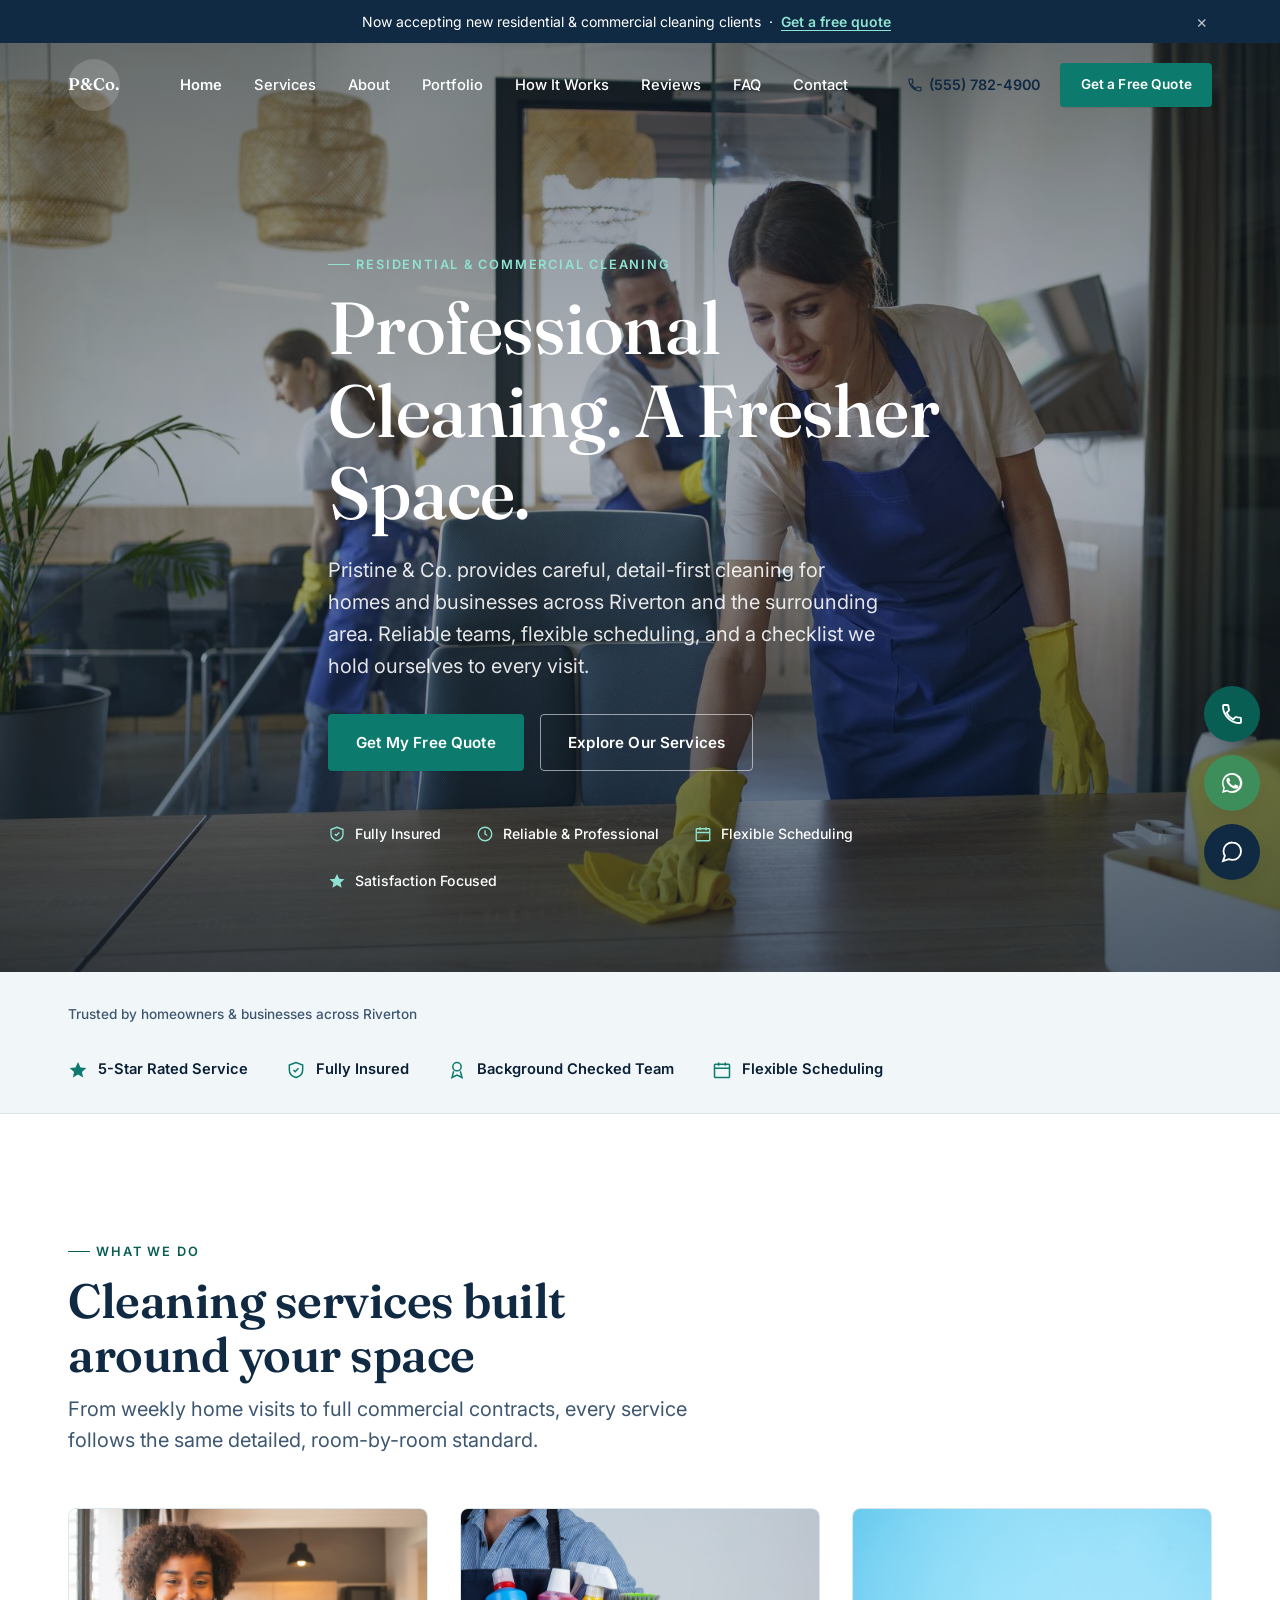
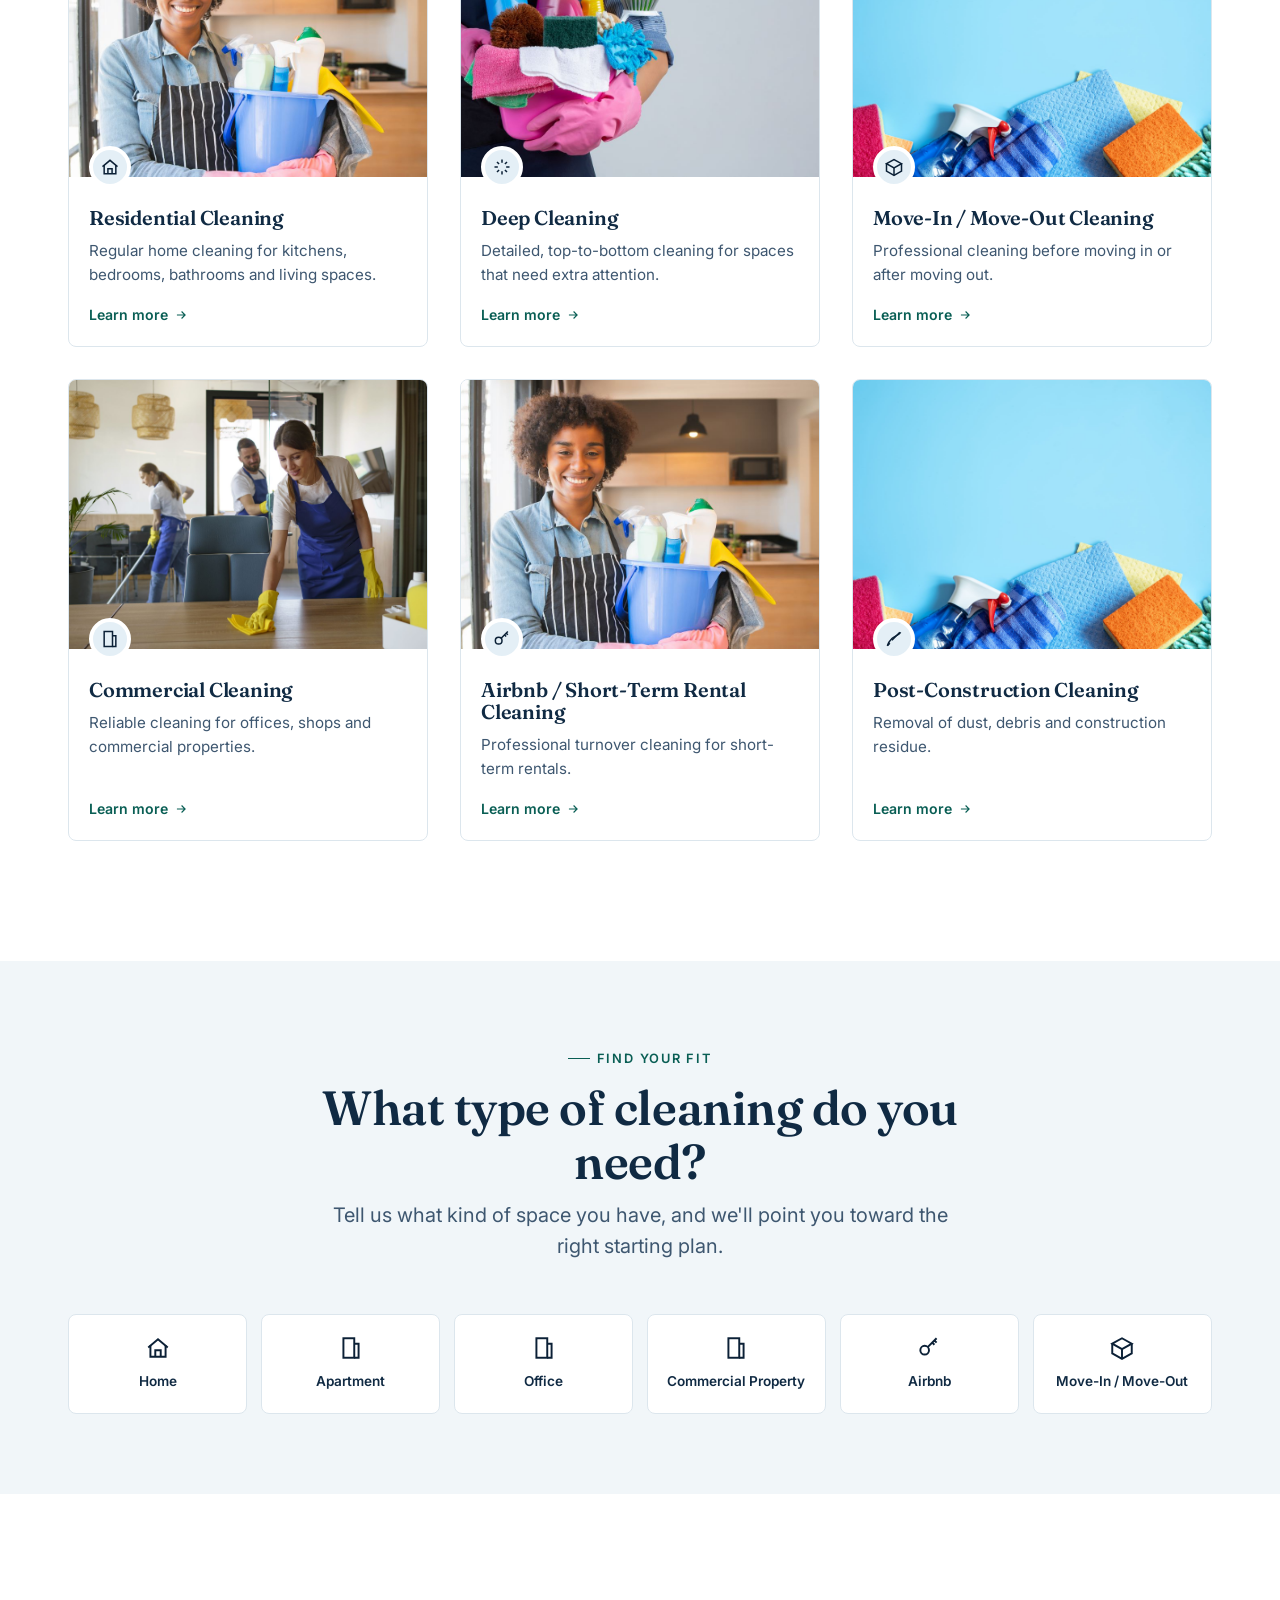
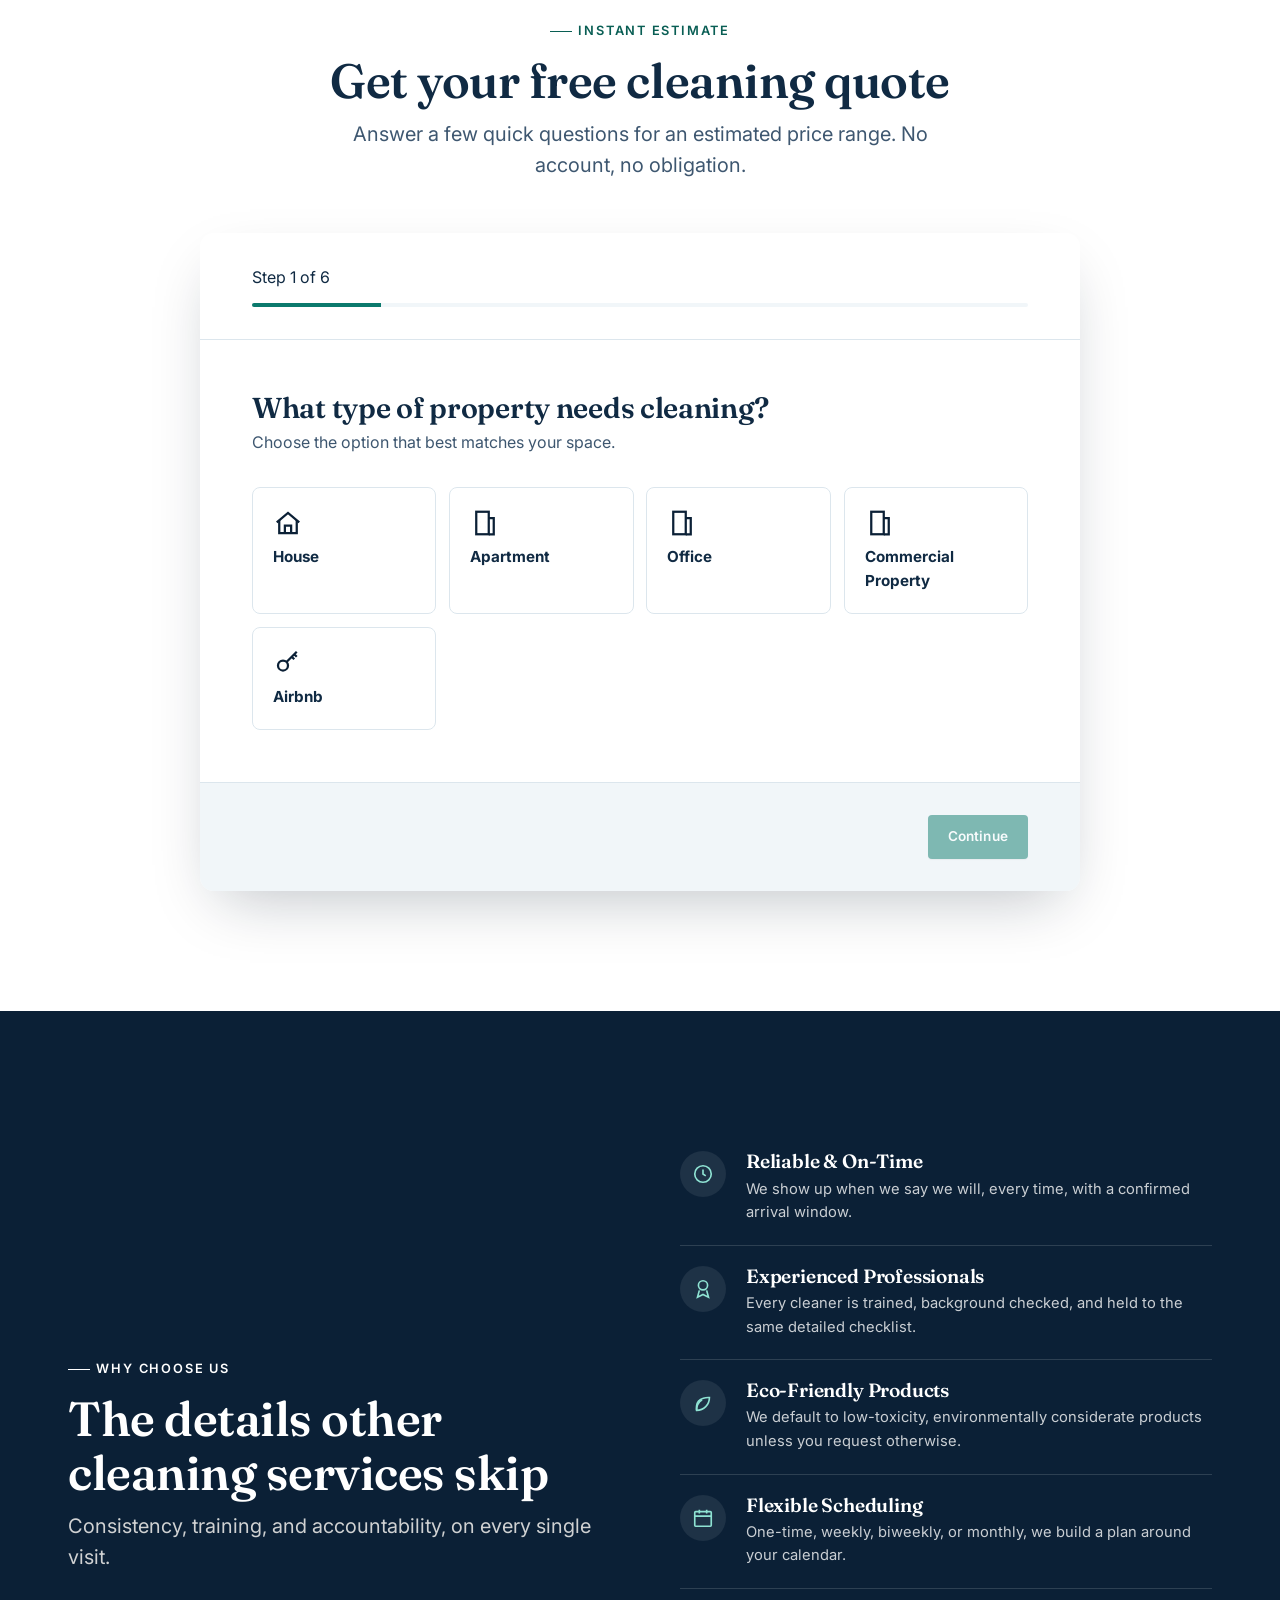
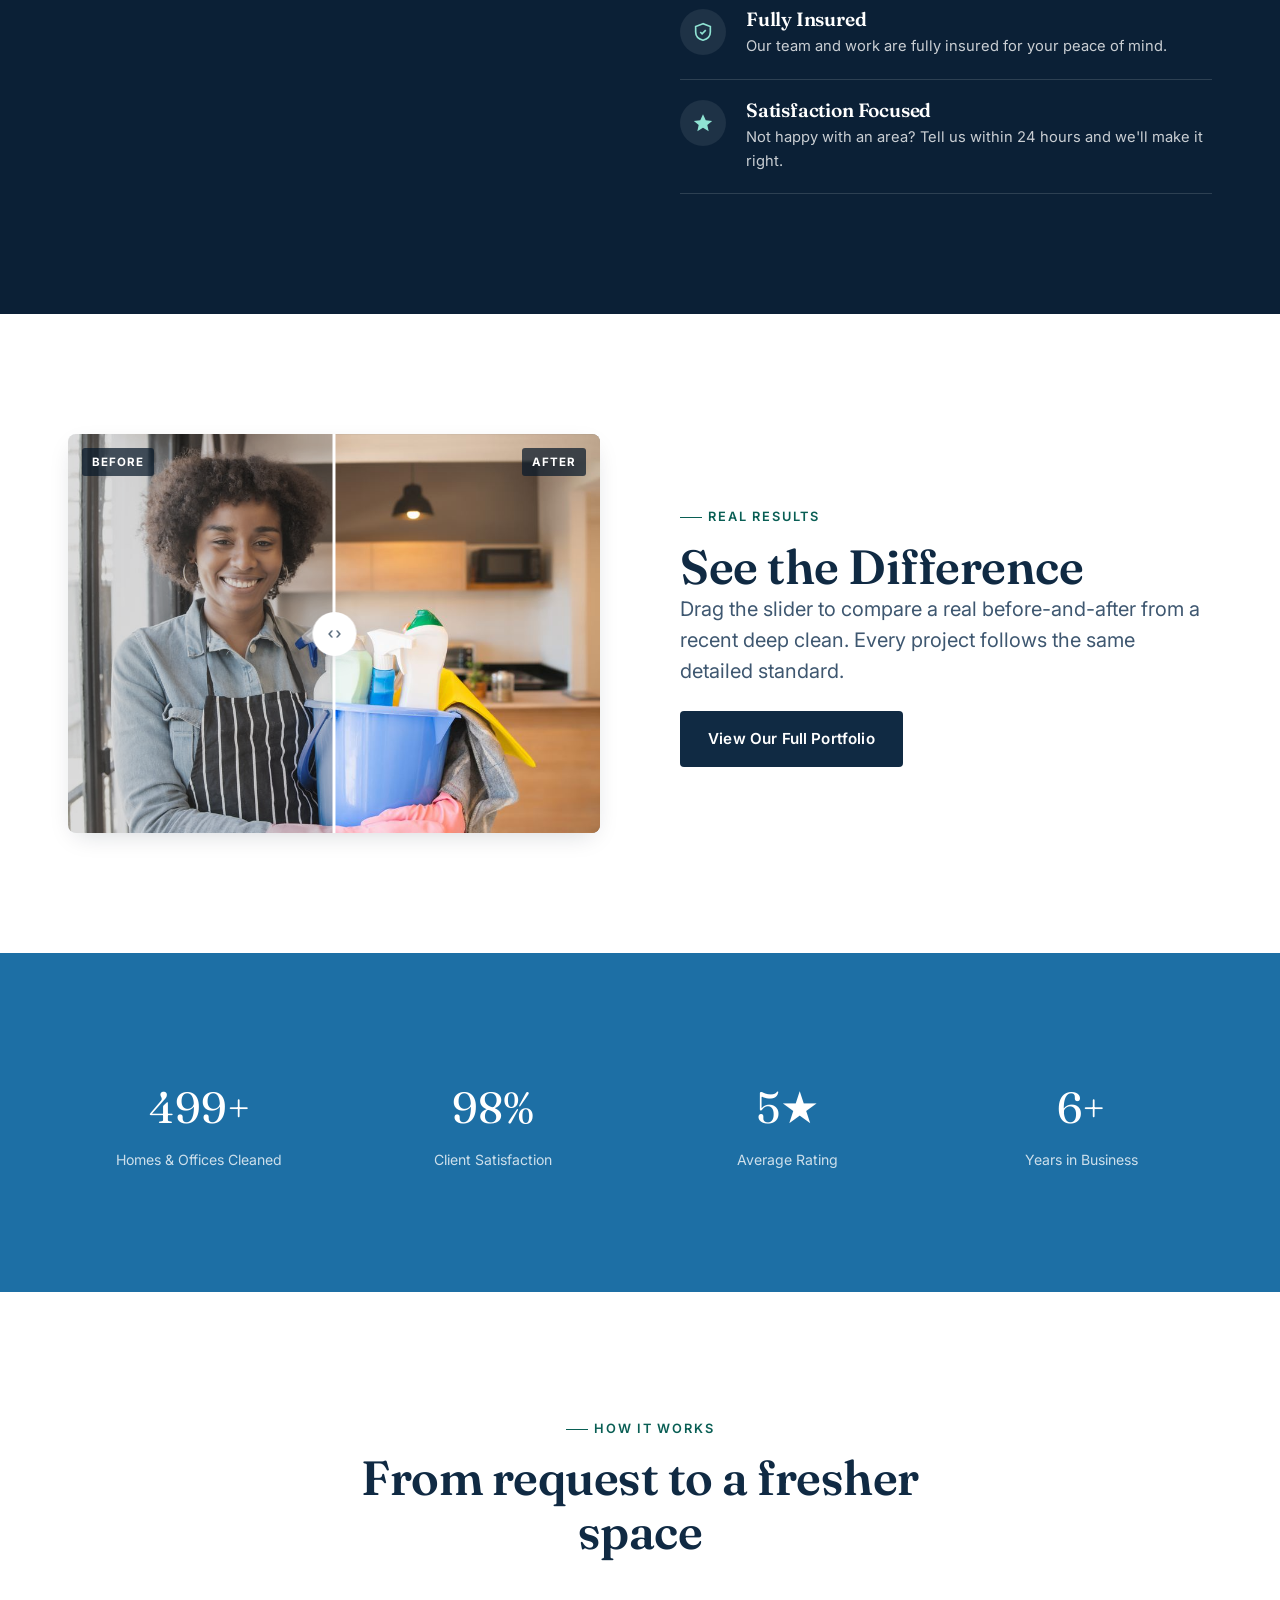
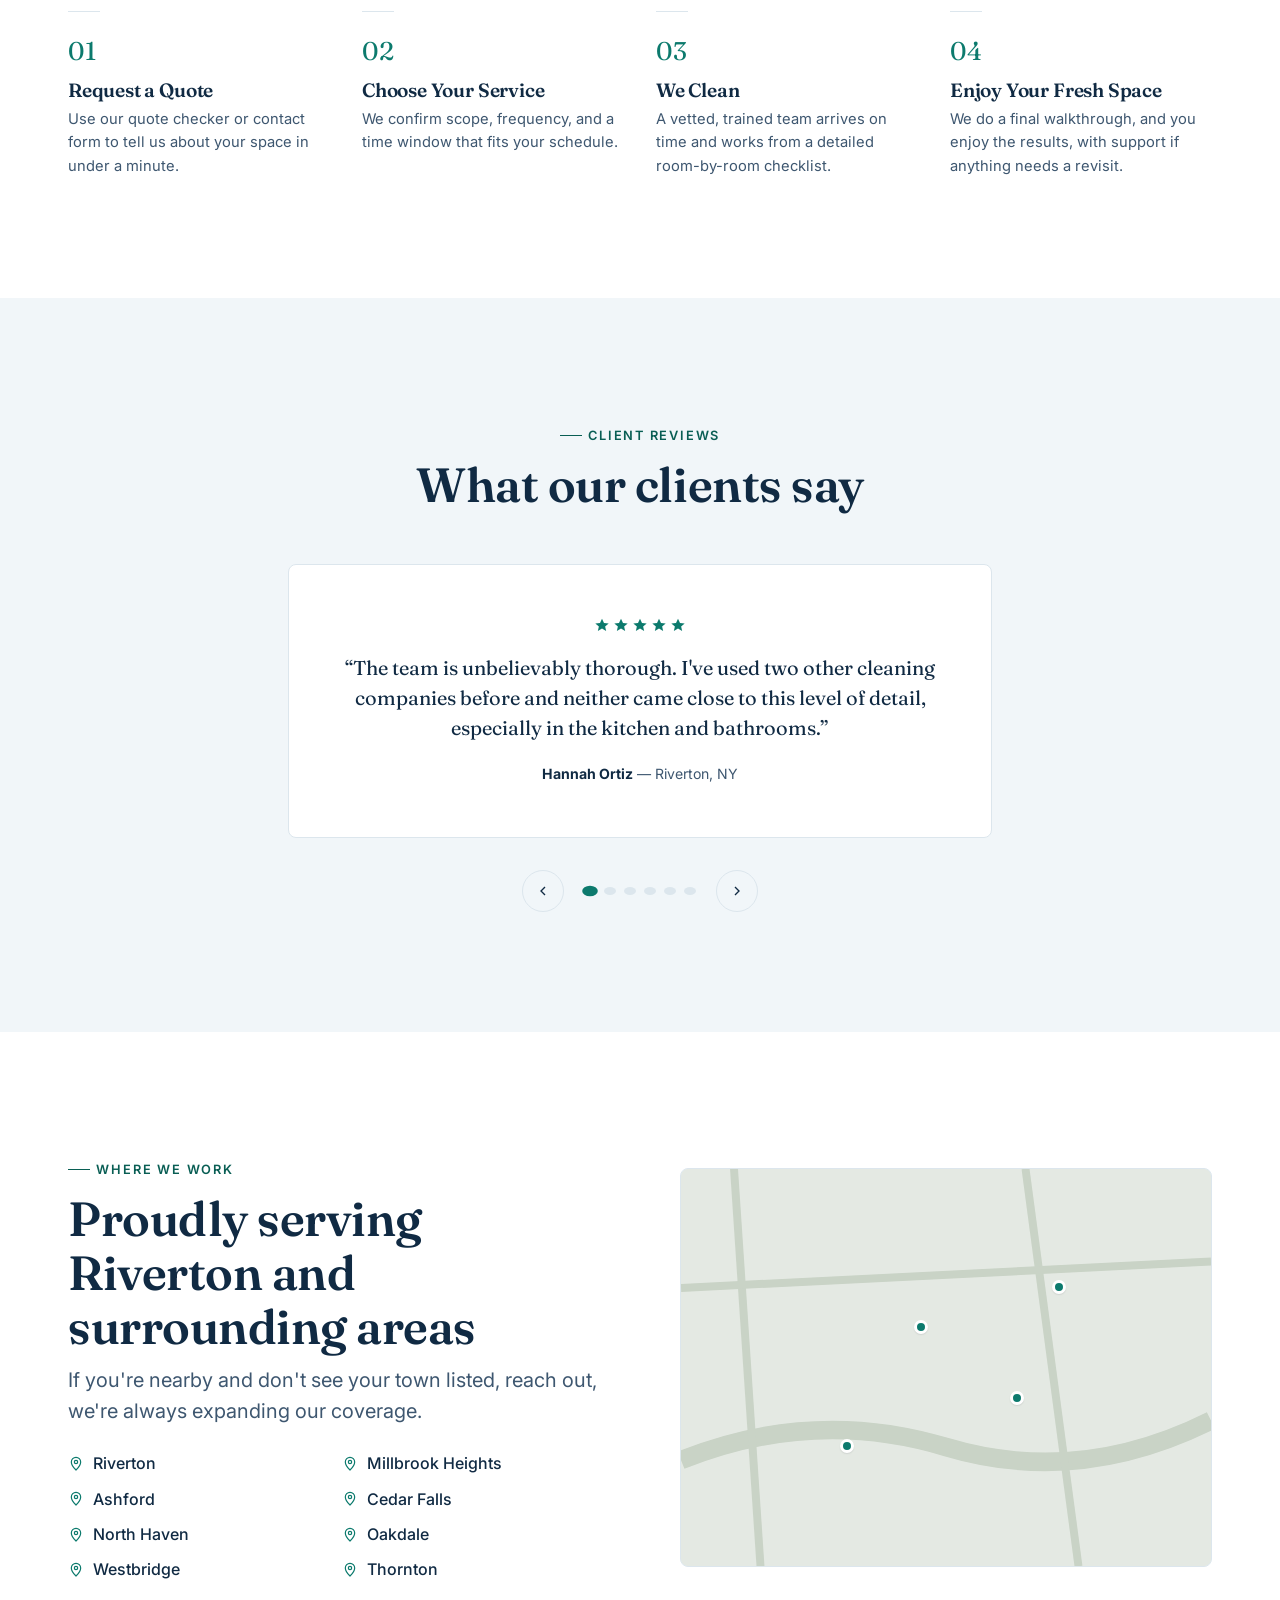
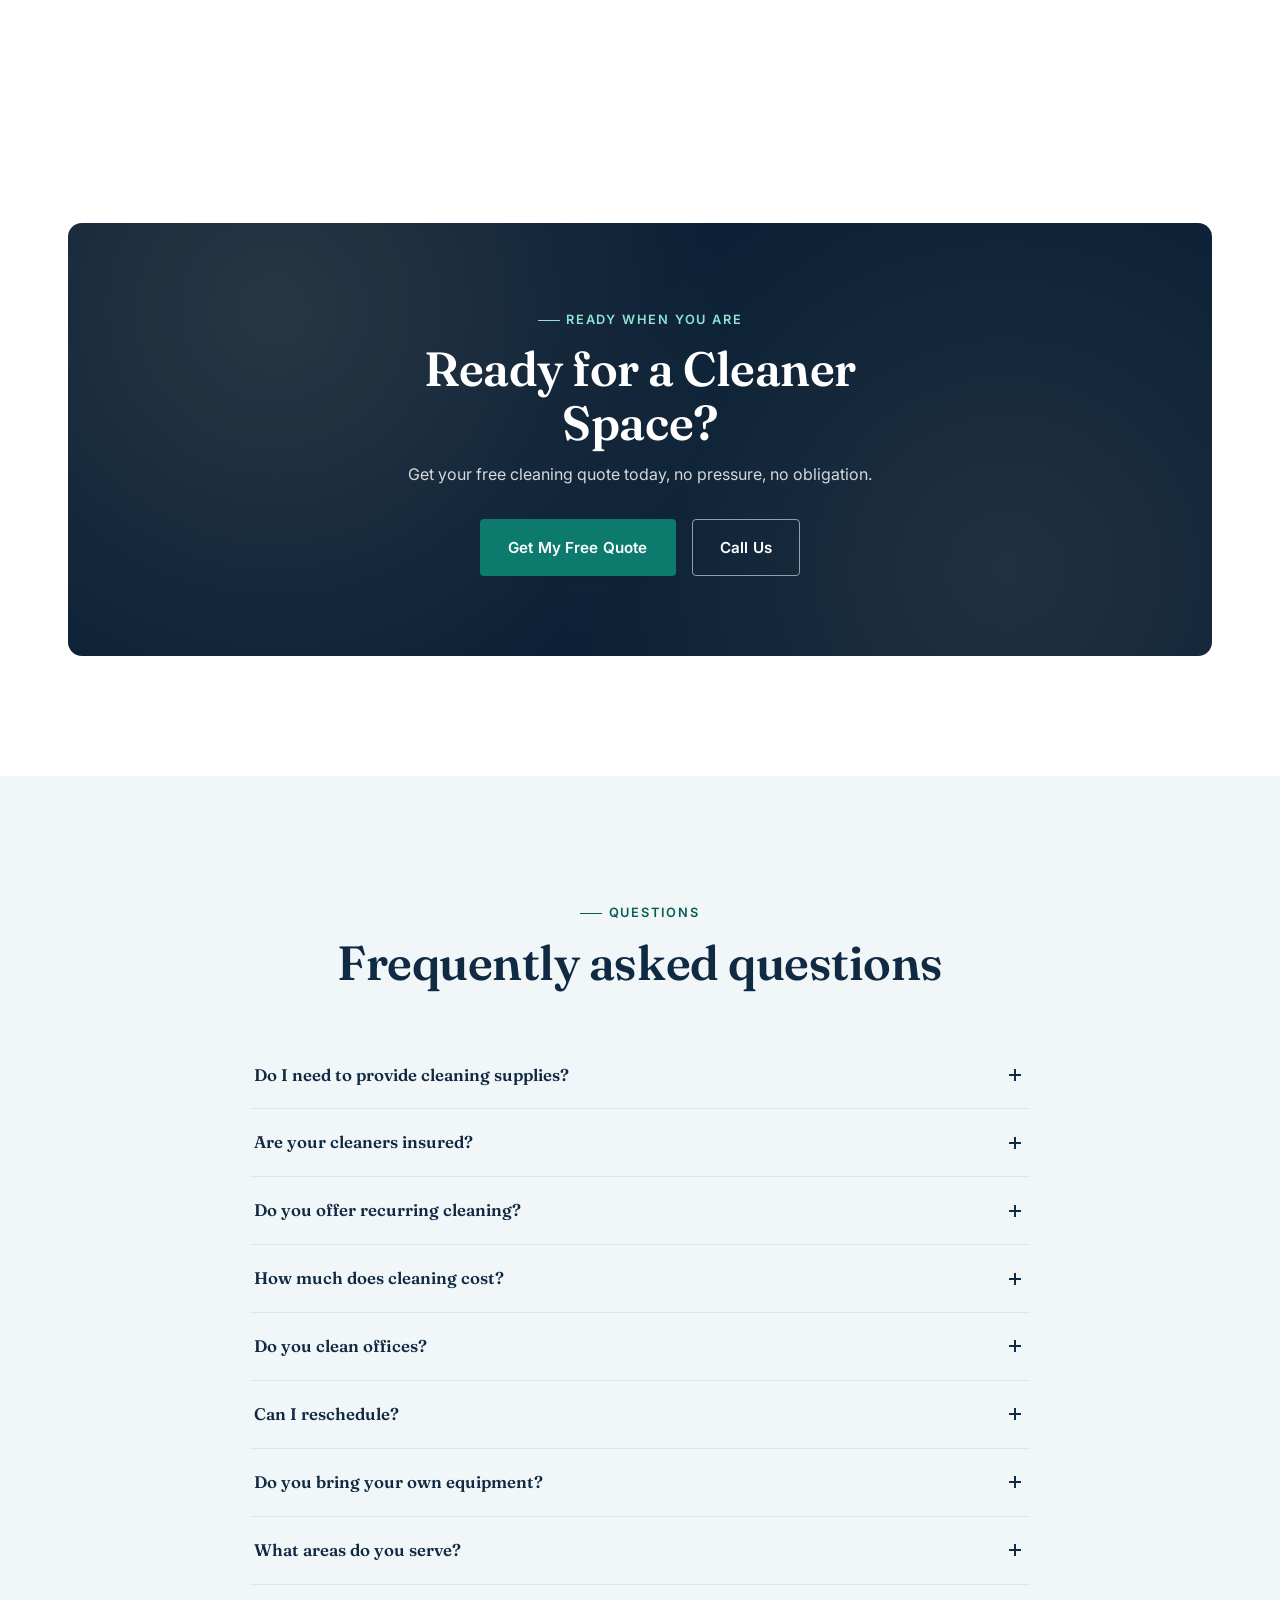
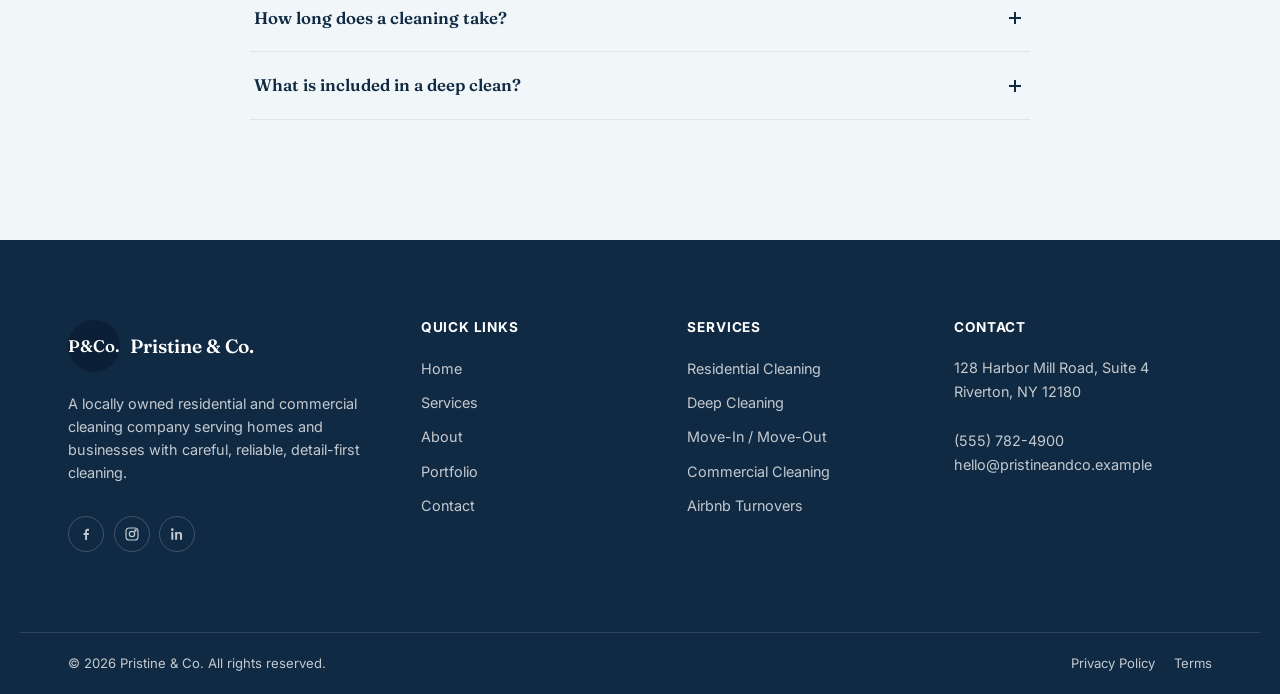
<file: index.html>
<!DOCTYPE html>
<html lang="en">
<head>
<meta charset="UTF-8">
<meta name="viewport" content="width=device-width, initial-scale=1.0">
<title>Pristine &amp; Co. | Residential &amp; Commercial Cleaning in Riverton, NY</title>
<meta name="description" content="Pristine &amp; Co. provides trusted residential and commercial cleaning in Riverton, NY and surrounding areas. Get a free instant quote in under a minute.">
<link rel="canonical" href="https://example.com/index.html">
<meta property="og:type" content="website">
<meta property="og:title" content="Pristine & Co. | Professional Cleaning Services">
<meta property="og:description" content="Trusted residential and commercial cleaning in Riverton, NY. Get a free instant quote in under a minute.">
<meta property="og:image" content="https://example.com/assets/images/hero-office-team.jpg">
<meta name="theme-color" content="#263A32">
<link rel="icon" type="image/svg+xml" href="assets/icons/favicon.svg">
<link rel="preconnect" href="https://fonts.googleapis.com">
<link rel="preconnect" href="https://fonts.gstatic.com" crossorigin>
<link href="https://fonts.googleapis.com/css2?family=Fraunces:opsz,wght@9..144,400;9..144,500;9..144,600&family=Inter:wght@400;500;600;700&display=swap" rel="stylesheet">
<link rel="stylesheet" href="css/style.css">
<script type="application/ld+json">
{
  "@context": "https://schema.org",
  "@type": "LocalBusiness",
  "name": "Pristine & Co.",
  "image": "https://example.com/assets/images/hero-office-team.jpg",
  "telephone": "+1-555-782-4900",
  "email": "hello@pristineandco.example",
  "address": {
    "@type": "PostalAddress",
    "streetAddress": "128 Harbor Mill Road, Suite 4",
    "addressLocality": "Riverton",
    "addressRegion": "NY",
    "postalCode": "12180",
    "addressCountry": "US"
  },
  "priceRange": "$$",
  "openingHours": ["Mo-Fr 07:00-19:00", "Sa 08:00-16:00"],
  "areaServed": ["Riverton", "Millbrook Heights", "Ashford", "Cedar Falls", "North Haven", "Oakdale", "Westbridge", "Thornton"]
}
</script>
</head>
<body>
<a class="skip-link" href="#main">Skip to main content</a>
<div class="scroll-progress" aria-hidden="true"></div>

<!-- ANNOUNCEMENT BAR -->
<div class="announce" role="region" aria-label="Announcement">
  <div class="announce__inner">
    <p>Now accepting new residential &amp; commercial cleaning clients &nbsp;·&nbsp; <a href="#quote">Get a free quote</a></p>
    <button class="announce__close" aria-label="Dismiss announcement">&times;</button>
  </div>
</div>

<!-- HEADER / NAV -->
<header class="site-header">
  <nav class="navbar is-transparent" data-transparent="true" aria-label="Primary">
    <div class="navbar__inner">
      <a href="index.html" class="brand" aria-label="Pristine & Co. — Home">
        <span class="brand__mark">P&amp;Co.</span>
      </a>
      <ul class="nav-links">
        <li><a href="index.html" class="nav-link is-active">Home</a></li>
        <li><a href="services.html" class="nav-link">Services</a></li>
        <li><a href="about.html" class="nav-link">About</a></li>
        <li><a href="portfolio.html" class="nav-link">Portfolio</a></li>
        <li><a href="index.html#how-it-works" class="nav-link">How It Works</a></li>
        <li><a href="index.html#reviews" class="nav-link">Reviews</a></li>
        <li><a href="index.html#faq" class="nav-link">FAQ</a></li>
        <li><a href="contact.html" class="nav-link">Contact</a></li>
      </ul>
      <div class="nav-actions">
        <a href="tel:+15557824900" class="nav-phone" data-call-link>
          <svg viewBox="0 0 24 24" fill="none" stroke="currentColor" stroke-width="1.8" width="16" height="16"><path d="M6.6 10.8c1.4 2.8 3.8 5.2 6.6 6.6l2.2-2.2c.3-.3.7-.4 1-.2 1.1.4 2.3.6 3.6.6.6 0 1 .4 1 1V20c0 .6-.4 1-1 1C10.6 21 3 13.4 3 4c0-.6.4-1 1-1h3.4c.6 0 1 .4 1 1 0 1.3.2 2.5.6 3.6.1.4 0 .8-.2 1L6.6 10.8Z"/></svg>
          <span data-phone-display>(555) 782-4900</span>
        </a>
        <a href="#quote" class="btn btn-primary btn-sm">Get a Free Quote</a>
        <button class="nav-toggle" aria-label="Open menu" aria-expanded="false" aria-controls="mobile-menu">
          <span class="nav-toggle__bars"><span></span><span></span><span></span></span>
        </button>
      </div>
    </div>
  </nav>
</header>

<!-- MOBILE MENU -->
<div class="mobile-menu" id="mobile-menu">
  <div class="mobile-menu__backdrop"></div>
  <div class="mobile-menu__panel">
    <button class="mobile-menu__close" aria-label="Close menu">
      <svg viewBox="0 0 24 24" fill="none" stroke="currentColor" stroke-width="2" width="22" height="22"><path d="M6 6l12 12M18 6 6 18"/></svg>
    </button>
    <nav class="mobile-menu__links" aria-label="Mobile">
      <a href="index.html">Home</a>
      <a href="services.html">Services</a>
      <a href="about.html">About</a>
      <a href="portfolio.html">Portfolio</a>
      <a href="index.html#how-it-works">How It Works</a>
      <a href="index.html#reviews">Reviews</a>
      <a href="index.html#faq">FAQ</a>
      <a href="contact.html">Contact</a>
    </nav>
    <div class="mobile-menu__cta">
      <a href="#quote" class="btn btn-primary btn-block">Get a Free Quote</a>
      <a href="tel:+15557824900" class="btn btn-outline btn-block" data-call-link>Call Us</a>
    </div>
    <div class="mobile-menu__contact">
      Talk to us directly
      <a href="tel:+15557824900" data-call-link data-phone-display>(555) 782-4900</a>
    </div>
  </div>
</div>

<main id="main">

  <!-- HERO -->
  <section class="hero">
    <div class="hero__media">
      <img src="assets/images/hero-office-team.jpg" alt="Professional cleaning team working together in a bright, modern office" width="1800" height="1199">
    </div>
    <div class="hero__content">
      <span class="eyebrow">Residential &amp; Commercial Cleaning</span>
      <h1>Professional Cleaning. A Fresher Space.</h1>
      <p class="hero__lead">Pristine &amp; Co. provides careful, detail-first cleaning for homes and businesses across Riverton and the surrounding area. Reliable teams, flexible scheduling, and a checklist we hold ourselves to every visit.</p>
      <div class="hero__actions">
        <a href="#quote" class="btn btn-primary">Get My Free Quote</a>
        <a href="#services" class="btn btn-outline-light">Explore Our Services</a>
      </div>
      <div class="hero__trust">
        <span class="hero__trust-item"><svg viewBox="0 0 24 24" fill="none" stroke="currentColor" stroke-width="1.8"><path d="M12 3 4 6v6c0 5 3.5 7.8 8 9 4.5-1.2 8-4 8-9V6l-8-3Z"/><path d="m9 12 2 2 4-4"/></svg>Fully Insured</span>
        <span class="hero__trust-item"><svg viewBox="0 0 24 24" fill="none" stroke="currentColor" stroke-width="1.8"><circle cx="12" cy="12" r="9"/><path d="M12 7v5l3 2"/></svg>Reliable &amp; Professional</span>
        <span class="hero__trust-item"><svg viewBox="0 0 24 24" fill="none" stroke="currentColor" stroke-width="1.8"><rect x="3" y="5" width="18" height="16" rx="1"/><path d="M3 10h18M8 3v4M16 3v4"/></svg>Flexible Scheduling</span>
        <span class="hero__trust-item"><svg viewBox="0 0 24 24" fill="currentColor"><path d="M12 2.5 15 9l7 .7-5.3 4.6L18.2 21 12 17.3 5.8 21l1.5-6.7L2 9.7 9 9l3-6.5Z"/></svg>Satisfaction Focused</span>
      </div>
    </div>
  </section>

  <!-- TRUST STRIP -->
  <section class="trust-strip reveal">
    <div class="container trust-strip__inner">
      <span class="trust-strip__label">Trusted by homeowners &amp; businesses across Riverton</span>
      <div class="trust-strip__items">
        <span class="trust-strip__item"><svg viewBox="0 0 24 24" fill="currentColor"><path d="M12 2.5 15 9l7 .7-5.3 4.6L18.2 21 12 17.3 5.8 21l1.5-6.7L2 9.7 9 9l3-6.5Z"/></svg>5-Star Rated Service</span>
        <span class="trust-strip__item"><svg viewBox="0 0 24 24" fill="none" stroke="currentColor" stroke-width="1.8"><path d="M12 3 4 6v6c0 5 3.5 7.8 8 9 4.5-1.2 8-4 8-9V6l-8-3Z"/><path d="m9 12 2 2 4-4"/></svg>Fully Insured</span>
        <span class="trust-strip__item"><svg viewBox="0 0 24 24" fill="none" stroke="currentColor" stroke-width="1.8"><circle cx="12" cy="8" r="5"/><path d="M8 13.5 6 21l6-3 6 3-2-7.5"/></svg>Background Checked Team</span>
        <span class="trust-strip__item"><svg viewBox="0 0 24 24" fill="none" stroke="currentColor" stroke-width="1.8"><rect x="3" y="5" width="18" height="16" rx="1"/><path d="M3 10h18M8 3v4M16 3v4"/></svg>Flexible Scheduling</span>
      </div>
    </div>
  </section>

  <!-- SERVICES -->
  <section class="section" id="services">
    <div class="container">
      <div class="section-head reveal">
        <span class="eyebrow">What We Do</span>
        <h2>Cleaning services built around your space</h2>
        <p class="lead">From weekly home visits to full commercial contracts, every service follows the same detailed, room-by-room standard.</p>
      </div>
      <div class="grid grid-3" id="services-grid"></div>
    </div>
  </section>

  <!-- INTERACTIVE SERVICE SELECTOR -->
  <section class="section section--tight section--dim">
    <div class="container">
      <div class="section-head center reveal">
        <span class="eyebrow">Find Your Fit</span>
        <h2>What type of cleaning do you need?</h2>
        <p class="lead">Tell us what kind of space you have, and we'll point you toward the right starting plan.</p>
      </div>
      <div class="selector reveal" id="service-selector"></div>
      <div class="selector__result" id="selector-result">
        <p data-selector-copy></p>
        <button class="btn btn-primary" data-quote-jumpstart="house">Start My Quote</button>
      </div>
    </div>
  </section>

  <!-- SMART QUOTE CHECKER -->
  <section class="section" id="quote">
    <div class="container">
      <div class="section-head center reveal">
        <span class="eyebrow">Instant Estimate</span>
        <h2>Get your free cleaning quote</h2>
        <p class="lead">Answer a few quick questions for an estimated price range. No account, no obligation.</p>
      </div>

      <div class="quote reveal" data-quote-app>
        <div class="quote__header">
          <span data-step-label>Step 1 of 6</span>
          <div class="quote__progress-track"><div class="quote__progress-bar"></div></div>
        </div>

        <div class="quote__body">
          <!-- Step 1: Property Type -->
          <div class="quote__step is-active" data-step="1">
            <h3>What type of property needs cleaning?</h3>
            <p class="text-soft">Choose the option that best matches your space.</p>
            <div class="option-grid" data-property-grid></div>
          </div>

          <!-- Step 2: Size -->
          <div class="quote__step" data-step="2">
            <h3>What size is the property?</h3>
            <p class="text-soft">A rough size helps us estimate accurately.</p>
            <div class="option-grid" data-size-grid></div>
          </div>

          <!-- Step 3: Cleaning Type -->
          <div class="quote__step" data-step="3">
            <h3>What type of cleaning do you need?</h3>
            <p class="text-soft">Pick the service that fits your situation.</p>
            <div class="option-grid" data-cleaning-grid></div>
          </div>

          <!-- Step 4: Frequency -->
          <div class="quote__step" data-step="4">
            <h3>How often would you like cleaning?</h3>
            <p class="text-soft">Recurring plans receive a small built-in discount.</p>
            <div class="option-grid" data-frequency-grid></div>
          </div>

          <!-- Step 5: Contact details -->
          <div class="quote__step" data-step="5">
            <h3>Almost done — how can we reach you?</h3>
            <p class="text-soft">We'll use this to send your estimate and confirm details.</p>
            <form data-contact-form novalidate>
              <div class="form-grid">
                <div class="field"><label for="q-name">Full Name</label><input id="q-name" type="text" data-required autocomplete="name"><span class="field__error">Please enter your name.</span></div>
                <div class="field"><label for="q-email">Email</label><input id="q-email" type="email" data-required autocomplete="email"><span class="field__error">Please enter a valid email.</span></div>
                <div class="field"><label for="q-phone">Phone</label><input id="q-phone" type="tel" data-required autocomplete="tel"><span class="field__error">Please enter your phone number.</span></div>
                <div class="field"><label for="q-zip">Postcode / ZIP Code</label><input id="q-zip" type="text" data-required autocomplete="postal-code"><span class="field__error">Please enter your postcode / ZIP.</span></div>
                <div class="field"><label for="q-date">Preferred Date</label><input id="q-date" type="date"></div>
                <div class="field full"><label for="q-notes">Additional Notes</label><textarea id="q-notes" placeholder="Anything we should know about your space?"></textarea></div>
              </div>
            </form>
          </div>

          <!-- Step 6: Loading / Result -->
          <div class="quote__step" data-step="6">
            <div class="quote__loading" data-quote-loading>
              <div class="spinner" aria-hidden="true"></div>
              <p class="text-soft">Calculating your estimate…</p>
            </div>
            <div class="quote__result" data-quote-result style="display:none;">
              <span class="eyebrow">Your Estimate</span>
              <h3>Your estimated cleaning range</h3>
              <div class="quote__result-range" data-result-range>$0 – $0</div>
              <p class="quote__result-note">Estimated pricing only. Final pricing may vary based on the property and cleaning requirements.</p>
              <div class="quote__result-summary" data-result-summary></div>
              <div class="quote__result-actions">
                <button class="btn btn-primary" data-quote-request>Request My Quote</button>
                <a class="btn btn-outline" data-quote-whatsapp href="#" target="_blank" rel="noopener">WhatsApp Us</a>
              </div>
            </div>
          </div>
        </div>

        <div class="quote__nav">
          <button class="btn btn-outline btn-sm" data-quote-back type="button">Back</button>
          <div class="quote__nav-spacer"></div>
          <button class="btn btn-primary btn-sm" data-quote-next type="button" disabled>Continue</button>
        </div>
      </div>
    </div>
  </section>

  <!-- WHY CHOOSE US -->
  <section class="section section--dark">
    <div class="container">
      <div class="split">
        <div class="reveal">
          <span class="eyebrow">Why Choose Us</span>
          <h2>The details other cleaning services skip</h2>
          <p class="lead" style="margin-top:0.75rem; color:rgba(251,249,245,0.82);">Consistency, training, and accountability, on every single visit.</p>
        </div>
        <div id="why-grid"></div>
      </div>
    </div>
  </section>

  <!-- BEFORE / AFTER PREVIEW -->
  <section class="section">
    <div class="container">
      <div class="split split--reverse">
        <div class="reveal-scale" id="ba-preview"></div>
        <div class="reveal">
          <span class="eyebrow">Real Results</span>
          <h2>See the Difference</h2>
          <p class="lead">Drag the slider to compare a real before-and-after from a recent deep clean. Every project follows the same detailed standard.</p>
          <a href="portfolio.html" class="btn btn-dark" style="margin-top:1.5rem;">View Our Full Portfolio</a>
        </div>
      </div>
    </div>
  </section>

  <!-- STATISTICS -->
  <section class="section section--sage">
    <div class="container">
      <div class="stats" id="stats-grid"></div>
    </div>
  </section>

  <!-- HOW IT WORKS -->
  <section class="section" id="how-it-works">
    <div class="container">
      <div class="section-head center reveal">
        <span class="eyebrow">How It Works</span>
        <h2>From request to a fresher space</h2>
      </div>
      <div class="process" id="process-grid"></div>
    </div>
  </section>

  <!-- TESTIMONIALS -->
  <section class="section section--dim" id="reviews">
    <div class="container">
      <div class="section-head center reveal">
        <span class="eyebrow">Client Reviews</span>
        <h2>What our clients say</h2>
      </div>
      <div class="testi-carousel reveal" data-testimonial-carousel>
        <div class="testi-track"><div class="testi-track__inner" id="testi-track"></div></div>
        <div class="testi-controls">
          <button class="testi-arrow testi-arrow--prev" aria-label="Previous testimonial"><svg viewBox="0 0 24 24" fill="none" stroke="currentColor" stroke-width="2"><path d="M15 6l-6 6 6 6"/></svg></button>
          <div class="testi-dots"></div>
          <button class="testi-arrow testi-arrow--next" aria-label="Next testimonial"><svg viewBox="0 0 24 24" fill="none" stroke="currentColor" stroke-width="2"><path d="M9 6l6 6-6 6"/></svg></button>
        </div>
      </div>
    </div>
  </section>

  <!-- SERVICE AREA -->
  <section class="section">
    <div class="container">
      <div class="split">
        <div class="reveal">
          <span class="eyebrow">Where We Work</span>
          <h2>Proudly serving <span data-service-city>Riverton</span> and surrounding areas</h2>
          <p class="lead" style="margin-top:0.75rem;">If you're nearby and don't see your town listed, reach out, we're always expanding our coverage.</p>
          <ul class="area-list" id="area-list" style="margin-top:1.5rem;"></ul>
        </div>
        <div class="reveal-scale">
          <div class="area-map" aria-hidden="true">
            <svg viewBox="0 0 400 300" preserveAspectRatio="xMidYMid slice">
              <rect width="400" height="300" fill="#E4E9E3"/>
              <path d="M0 220 Q100 180 200 210 T400 190" stroke="#C9D3C6" stroke-width="14" fill="none"/>
              <path d="M40 0 L60 300" stroke="#C9D3C6" stroke-width="6"/>
              <path d="M260 0 L300 300" stroke="#C9D3C6" stroke-width="6"/>
              <path d="M0 90 L400 70" stroke="#C9D3C6" stroke-width="6"/>
            </svg>
            <span class="area-map__pin" style="top:38%; left:44%;"></span>
            <span class="area-map__pin" style="top:56%; left:62%;"></span>
            <span class="area-map__pin" style="top:28%; left:70%;"></span>
            <span class="area-map__pin" style="top:68%; left:30%;"></span>
          </div>
        </div>
      </div>
    </div>
  </section>

  <!-- SPECIAL OFFER CTA -->
  <section class="section">
    <div class="container">
      <div class="cta-band reveal-scale">
        <div class="cta-band__content">
          <span class="eyebrow" style="color:var(--color-brass-light);">Ready When You Are</span>
          <h2>Ready for a Cleaner Space?</h2>
          <p>Get your free cleaning quote today, no pressure, no obligation.</p>
          <div class="cta-band__actions">
            <a href="#quote" class="btn btn-primary">Get My Free Quote</a>
            <a href="tel:+15557824900" class="btn btn-outline-light" data-call-link>Call Us</a>
          </div>
        </div>
      </div>
    </div>
  </section>

  <!-- FAQ -->
  <section class="section section--dim" id="faq">
    <div class="container">
      <div class="section-head center reveal">
        <span class="eyebrow">Questions</span>
        <h2>Frequently asked questions</h2>
      </div>
      <div class="faq reveal" id="faq-list"></div>
    </div>
  </section>

</main>

<!-- FOOTER -->
<footer class="site-footer">
  <div class="container footer-top">
    <div class="footer-brand">
      <a href="index.html" class="brand"><span class="brand__mark">P&amp;Co.</span><span class="brand__name">Pristine &amp; Co.</span></a>
      <p>A locally owned residential and commercial cleaning company serving homes and businesses with careful, reliable, detail-first cleaning.</p>
      <div class="footer-social">
        <a href="https://facebook.com/" aria-label="Facebook" target="_blank" rel="noopener"><svg viewBox="0 0 24 24" fill="currentColor"><path d="M13.5 21v-7.5H16l.4-3H13.5V8.4c0-.87.24-1.46 1.5-1.46H16.5V4.34C16.24 4.3 15.36 4.2 14.34 4.2c-2.13 0-3.59 1.3-3.59 3.68v2.62H8.3v3h2.45V21h2.75Z"/></svg></a>
        <a href="https://instagram.com/" aria-label="Instagram" target="_blank" rel="noopener"><svg viewBox="0 0 24 24" fill="none" stroke="currentColor" stroke-width="1.8"><rect x="3" y="3" width="18" height="18" rx="5"/><circle cx="12" cy="12" r="4"/><circle cx="17.2" cy="6.8" r="1"/></svg></a>
        <a href="https://linkedin.com/" aria-label="LinkedIn" target="_blank" rel="noopener"><svg viewBox="0 0 24 24" fill="currentColor"><path d="M4.98 3.5a2 2 0 1 1 0 4 2 2 0 0 1 0-4ZM3.5 9h3v11.5h-3V9Zm6.5 0h2.9v1.6h.04c.4-.76 1.4-1.6 2.9-1.6 3.1 0 3.66 2 3.66 4.6v6.9h-3v-6.1c0-1.46-.03-3.3-2-3.3-2 0-2.3 1.6-2.3 3.2v6.2h-3V9Z"/></svg></a>
      </div>
    </div>
    <div class="footer-col">
      <h4>Quick Links</h4>
      <ul>
        <li><a href="index.html">Home</a></li>
        <li><a href="services.html">Services</a></li>
        <li><a href="about.html">About</a></li>
        <li><a href="portfolio.html">Portfolio</a></li>
        <li><a href="contact.html">Contact</a></li>
      </ul>
    </div>
    <div class="footer-col">
      <h4>Services</h4>
      <ul>
        <li><a href="services.html#residential">Residential Cleaning</a></li>
        <li><a href="services.html#deep">Deep Cleaning</a></li>
        <li><a href="services.html#moveinout">Move-In / Move-Out</a></li>
        <li><a href="services.html#commercial">Commercial Cleaning</a></li>
        <li><a href="services.html#airbnb">Airbnb Turnovers</a></li>
      </ul>
    </div>
    <div class="footer-col">
      <h4>Contact</h4>
      <address>
        128 Harbor Mill Road, Suite 4<br>Riverton, NY 12180<br><br>
        <a href="tel:+15557824900" data-call-link data-phone-display>(555) 782-4900</a><br>
        <a href="mailto:hello@pristineandco.example">hello@pristineandco.example</a>
      </address>
    </div>
  </div>
  <div class="container footer-bottom">
    <p>&copy; <span data-year></span> Pristine &amp; Co. All rights reserved.</p>
    <div class="footer-bottom-links">
      <a href="privacy.html">Privacy Policy</a>
      <a href="terms.html">Terms</a>
    </div>
  </div>
</footer>

<!-- FLOATING WIDGETS -->
<div class="float-stack">
  <button class="back-to-top" aria-label="Back to top">
    <svg viewBox="0 0 24 24" fill="none" stroke="currentColor" stroke-width="2"><path d="M12 19V5M5 12l7-7 7 7"/></svg>
  </button>
  <a class="float-btn float-btn--call" href="tel:+15557824900" data-call-link aria-label="Call Pristine & Co.">
    <span class="float-btn__tip">Call Us</span>
    <svg viewBox="0 0 24 24" fill="none" stroke="currentColor" stroke-width="1.8"><path d="M6.6 10.8c1.4 2.8 3.8 5.2 6.6 6.6l2.2-2.2c.3-.3.7-.4 1-.2 1.1.4 2.3.6 3.6.6.6 0 1 .4 1 1V20c0 .6-.4 1-1 1C10.6 21 3 13.4 3 4c0-.6.4-1 1-1h3.4c.6 0 1 .4 1 1 0 1.3.2 2.5.6 3.6.1.4 0 .8-.2 1L6.6 10.8Z"/></svg>
  </a>
  <a class="float-btn float-btn--whatsapp" href="#" target="_blank" rel="noopener" data-whatsapp-link aria-label="Message us on WhatsApp">
    <span class="float-btn__tip">WhatsApp</span>
    <svg viewBox="0 0 24 24" fill="currentColor"><path d="M17.5 14.4c-.3-.1-1.7-.9-2-1-.3-.1-.5-.1-.6.1-.2.3-.7 1-.9 1.2-.2.2-.3.2-.6.1-.3-.1-1.3-.5-2.4-1.5-.9-.8-1.5-1.8-1.7-2.1-.2-.3 0-.5.1-.6.1-.1.3-.3.4-.5.1-.1.2-.3.3-.4.1-.2 0-.4 0-.5 0-.1-.6-1.5-.8-2-.2-.5-.4-.4-.6-.4h-.5c-.2 0-.5.1-.7.3-.3.3-1 1-1 2.4s1 2.8 1.2 3c.1.2 2.1 3.2 5 4.4.7.3 1.3.5 1.7.6.7.2 1.4.2 1.9.1.6-.1 1.7-.7 2-1.4.2-.7.2-1.2.2-1.4-.1-.1-.3-.2-.5-.3Z"/><path d="M12 2a10 10 0 0 0-8.6 15L2 22l5.2-1.4A10 10 0 1 0 12 2Zm0 18.2c-1.6 0-3.2-.4-4.5-1.2l-.3-.2-3.1.8.8-3-.2-.3A8.2 8.2 0 1 1 12 20.2Z"/></svg>
  </a>
  <button class="float-btn float-btn--chat" data-chat-launcher aria-label="Open chat assistant" aria-expanded="false">
    <span class="float-btn__tip">Need Help?</span>
    <svg viewBox="0 0 24 24" fill="none" stroke="currentColor" stroke-width="1.8"><path d="M21 11.5a8.4 8.4 0 0 1-8.9 8.4 8.9 8.9 0 0 1-3.4-.7L3 21l1.9-5.2A8.3 8.3 0 0 1 3.5 11a8.4 8.4 0 0 1 8.9-8.5 8.6 8.6 0 0 1 8.6 9Z"/></svg>
  </button>
</div>

<!-- CHATBOT PANEL -->
<div class="chat-panel" data-chat-panel role="dialog" aria-label="Chat assistant" aria-hidden="true">
  <div class="chat-panel__header">
    <strong>Pristine &amp; Co.</strong>
    <button class="chat-panel__close" aria-label="Close chat"><svg viewBox="0 0 24 24" fill="none" stroke="currentColor" stroke-width="2"><path d="M6 6l12 12M18 6 6 18"/></svg></button>
  </div>
  <div class="chat-panel__body"></div>
</div>

<script src="js/config.js"></script>
<script src="js/main.js"></script>
<script src="js/home.js"></script>
<script src="js/quote.js"></script>
</body>
</html>
</file>
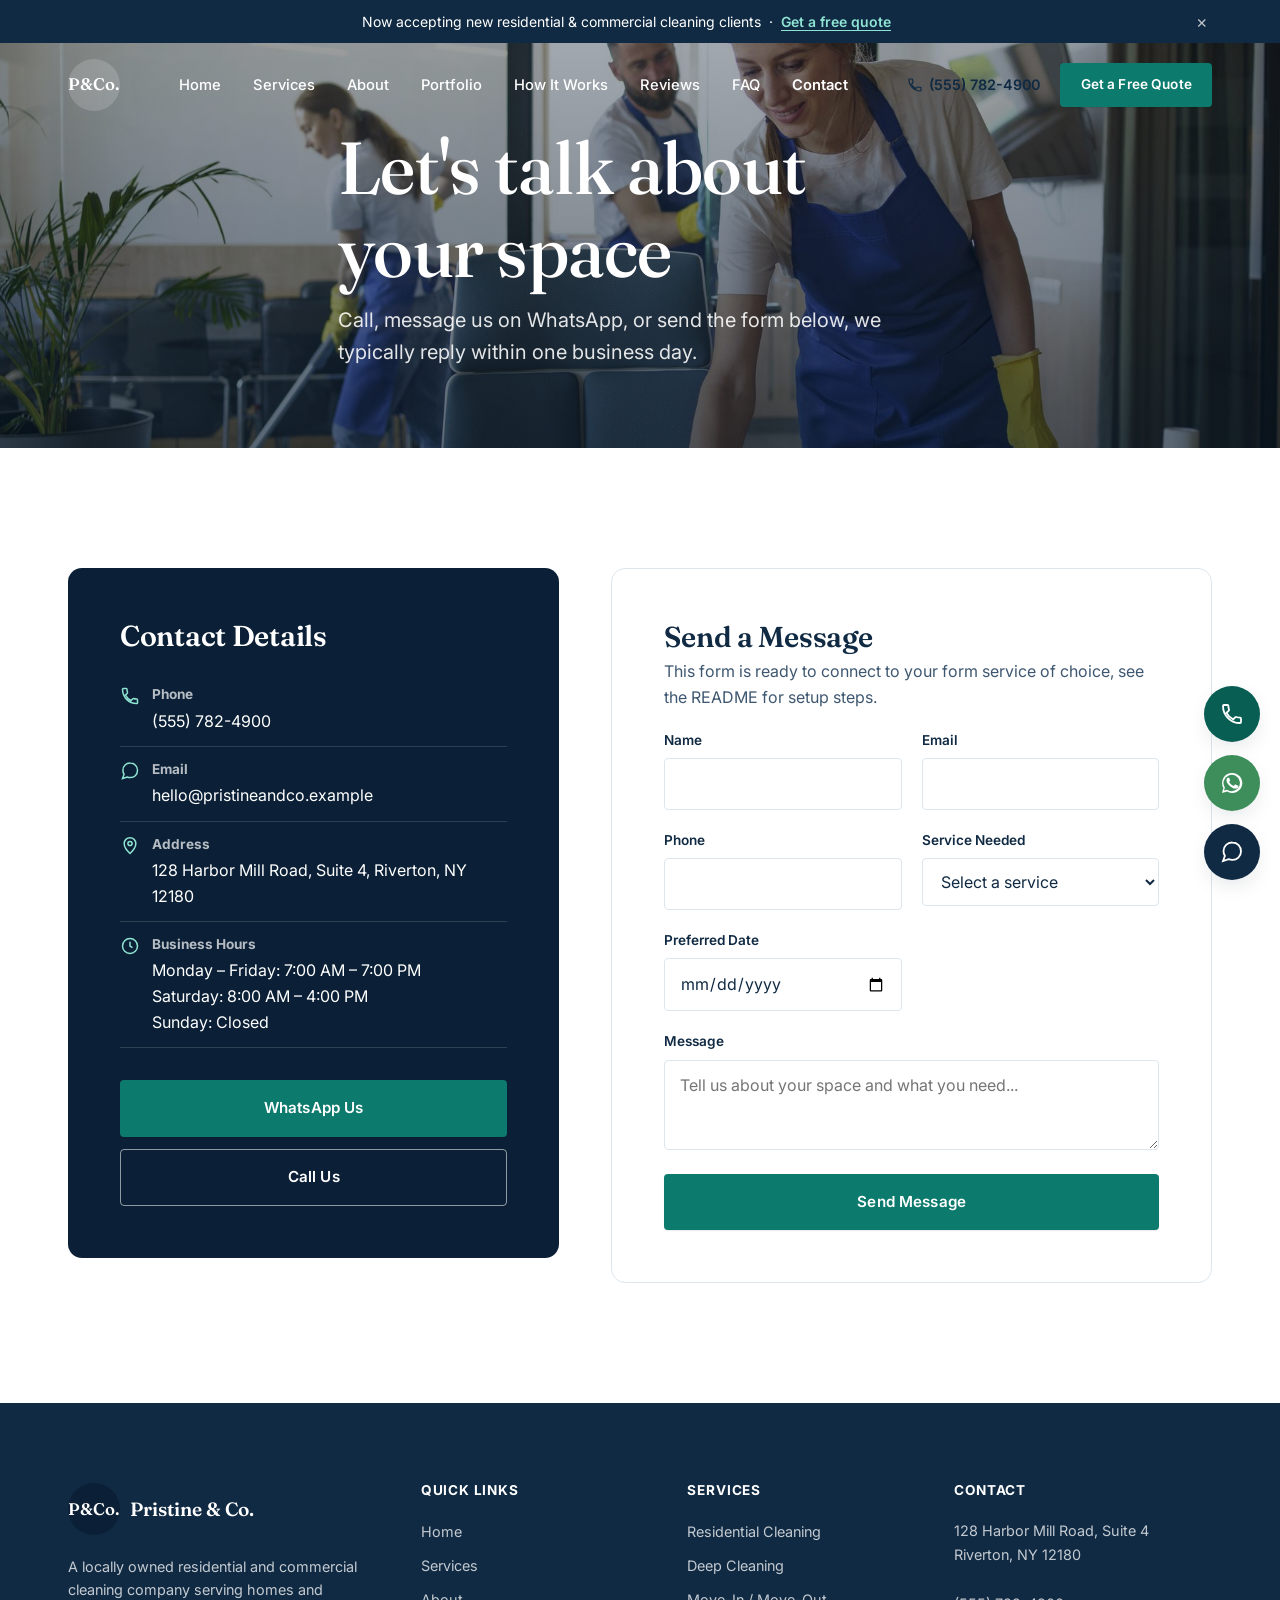
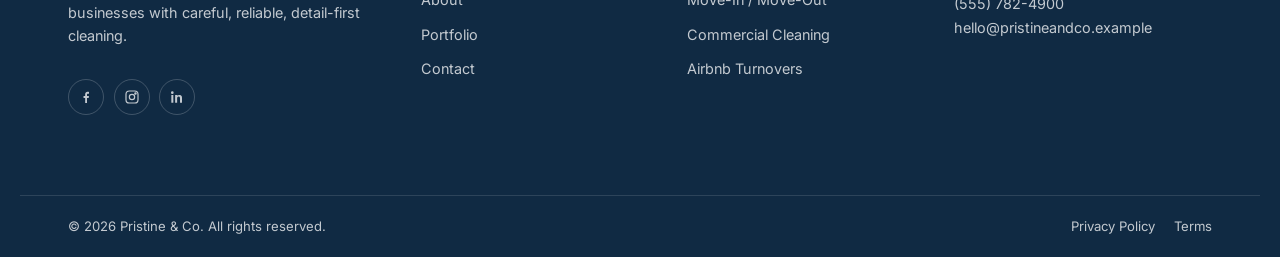
<file: contact.html>
<!DOCTYPE html>
<html lang="en">
<head>
<meta charset="UTF-8">
<meta name="viewport" content="width=device-width, initial-scale=1.0">
<title>Contact Us | Pristine & Co. Cleaning Services</title>
<meta name="description" content="Get in touch with Pristine & Co. for a free cleaning quote. Call, WhatsApp, or send a message and we'll respond within one business day.">
<link rel="canonical" href="https://example.com/contact.html">
<meta property="og:type" content="website">
<meta property="og:title" content="Pristine & Co. | Professional Cleaning Services">
<meta property="og:description" content="Trusted residential and commercial cleaning in Riverton, NY. Get a free instant quote in under a minute.">
<meta property="og:image" content="https://example.com/assets/images/hero-office-team.jpg">
<meta name="theme-color" content="#263A32">
<link rel="icon" type="image/svg+xml" href="assets/icons/favicon.svg">
<link rel="preconnect" href="https://fonts.googleapis.com">
<link rel="preconnect" href="https://fonts.gstatic.com" crossorigin>
<link href="https://fonts.googleapis.com/css2?family=Fraunces:opsz,wght@9..144,400;9..144,500;9..144,600&family=Inter:wght@400;500;600;700&display=swap" rel="stylesheet">
<link rel="stylesheet" href="css/style.css">
<script type="application/ld+json">
{
  "@context": "https://schema.org",
  "@type": "LocalBusiness",
  "name": "Pristine & Co.",
  "image": "https://example.com/assets/images/hero-office-team.jpg",
  "telephone": "+1-555-782-4900",
  "email": "hello@pristineandco.example",
  "address": {
    "@type": "PostalAddress",
    "streetAddress": "128 Harbor Mill Road, Suite 4",
    "addressLocality": "Riverton",
    "addressRegion": "NY",
    "postalCode": "12180",
    "addressCountry": "US"
  },
  "priceRange": "$$",
  "openingHours": ["Mo-Fr 07:00-19:00", "Sa 08:00-16:00"],
  "areaServed": ["Riverton", "Millbrook Heights", "Ashford", "Cedar Falls", "North Haven", "Oakdale", "Westbridge", "Thornton"]
}
</script>
</head>
<body>
<a class="skip-link" href="#main">Skip to main content</a>
<div class="scroll-progress" aria-hidden="true"></div>

<!-- ANNOUNCEMENT BAR -->
<div class="announce" role="region" aria-label="Announcement">
  <div class="announce__inner">
    <p>Now accepting new residential &amp; commercial cleaning clients &nbsp;·&nbsp; <a href="index.html#quote">Get a free quote</a></p>
    <button class="announce__close" aria-label="Dismiss announcement">&times;</button>
  </div>
</div>

<!-- HEADER / NAV -->
<header class="site-header">
  <nav class="navbar is-transparent" data-transparent="true" aria-label="Primary">
    <div class="navbar__inner">
      <a href="index.html" class="brand" aria-label="Pristine & Co. — Home">
        <span class="brand__mark">P&amp;Co.</span>
      </a>
      <ul class="nav-links">
        <li><a href="index.html" class="nav-link">Home</a></li>
        <li><a href="services.html" class="nav-link">Services</a></li>
        <li><a href="about.html" class="nav-link">About</a></li>
        <li><a href="portfolio.html" class="nav-link">Portfolio</a></li>
        <li><a href="index.html#how-it-works" class="nav-link">How It Works</a></li>
        <li><a href="index.html#reviews" class="nav-link">Reviews</a></li>
        <li><a href="index.html#faq" class="nav-link">FAQ</a></li>
        <li><a href="contact.html" class="nav-link is-active">Contact</a></li>
      </ul>
      <div class="nav-actions">
        <a href="tel:+15557824900" class="nav-phone" data-call-link>
          <svg viewBox="0 0 24 24" fill="none" stroke="currentColor" stroke-width="1.8" width="16" height="16"><path d="M6.6 10.8c1.4 2.8 3.8 5.2 6.6 6.6l2.2-2.2c.3-.3.7-.4 1-.2 1.1.4 2.3.6 3.6.6.6 0 1 .4 1 1V20c0 .6-.4 1-1 1C10.6 21 3 13.4 3 4c0-.6.4-1 1-1h3.4c.6 0 1 .4 1 1 0 1.3.2 2.5.6 3.6.1.4 0 .8-.2 1L6.6 10.8Z"/></svg>
          <span data-phone-display>(555) 782-4900</span>
        </a>
        <a href="index.html#quote" class="btn btn-primary btn-sm">Get a Free Quote</a>
        <button class="nav-toggle" aria-label="Open menu" aria-expanded="false" aria-controls="mobile-menu">
          <span class="nav-toggle__bars"><span></span><span></span><span></span></span>
        </button>
      </div>
    </div>
  </nav>
</header>

<!-- MOBILE MENU -->
<div class="mobile-menu" id="mobile-menu">
  <div class="mobile-menu__backdrop"></div>
  <div class="mobile-menu__panel">
    <button class="mobile-menu__close" aria-label="Close menu">
      <svg viewBox="0 0 24 24" fill="none" stroke="currentColor" stroke-width="2" width="22" height="22"><path d="M6 6l12 12M18 6 6 18"/></svg>
    </button>
    <nav class="mobile-menu__links" aria-label="Mobile">
      <a href="index.html">Home</a>
      <a href="services.html">Services</a>
      <a href="about.html">About</a>
      <a href="portfolio.html">Portfolio</a>
      <a href="index.html#how-it-works">How It Works</a>
      <a href="index.html#reviews">Reviews</a>
      <a href="index.html#faq">FAQ</a>
      <a href="contact.html">Contact</a>
    </nav>
    <div class="mobile-menu__cta">
      <a href="index.html#quote" class="btn btn-primary btn-block">Get a Free Quote</a>
      <a href="tel:+15557824900" class="btn btn-outline btn-block" data-call-link>Call Us</a>
    </div>
    <div class="mobile-menu__contact">
      Talk to us directly
      <a href="tel:+15557824900" data-call-link data-phone-display>(555) 782-4900</a>
    </div>
  </div>
</div>

<main id="main">

  <!-- CONTACT HERO -->
  <section class="page-hero" style="min-height: 38vh;">
    <div class="page-hero__media">
      <img src="assets/images/hero-office-team.jpg" alt="Professional cleaning team working together in a bright, modern office" width="1800" height="1199">
    </div>
    <div class="page-hero__content">
      <h1>Let's talk about your space</h1>
      <p>Call, message us on WhatsApp, or send the form below, we typically reply within one business day.</p>
    </div>
  </section>

  <!-- CONTACT GRID -->
  <section class="section">
    <div class="container">
      <div class="contact-grid">

        <div class="contact-info-card reveal">
          <h3>Contact Details</h3>
          <div id="contact-info-rows"></div>
          <a href="#" target="_blank" rel="noopener" class="btn btn-primary btn-block" data-whatsapp-link>WhatsApp Us</a>
          <a href="tel:+15557824900" class="btn btn-outline-light btn-block" data-call-link style="margin-top:0.75rem;">Call Us</a>
        </div>

        <div class="form-card reveal">
          <h3>Send a Message</h3>
          <p class="text-soft" style="margin-top:0.35rem; margin-bottom:1.25rem;">This form is ready to connect to your form service of choice, see the README for setup steps.</p>
          <div class="form-status" id="contact-form-status" role="status"></div>
          <form id="contact-form" novalidate>
            <div class="form-grid">
              <div class="field">
                <label for="c-name">Name</label>
                <input id="c-name" name="name" type="text" data-required autocomplete="name">
                <span class="field__error">Please enter your name.</span>
              </div>
              <div class="field">
                <label for="c-email">Email</label>
                <input id="c-email" name="email" type="email" data-required autocomplete="email">
                <span class="field__error">Please enter a valid email.</span>
              </div>
              <div class="field">
                <label for="c-phone">Phone</label>
                <input id="c-phone" name="phone" type="tel" data-required autocomplete="tel">
                <span class="field__error">Please enter your phone number.</span>
              </div>
              <div class="field">
                <label for="c-service">Service Needed</label>
                <select id="c-service" name="service" data-required>
                  <option value="">Select a service</option>
                  <option>Residential Cleaning</option>
                  <option>Deep Cleaning</option>
                  <option>Move-In / Move-Out Cleaning</option>
                  <option>Commercial Cleaning</option>
                  <option>Airbnb / Short-Term Rental Cleaning</option>
                  <option>Post-Construction Cleaning</option>
                </select>
                <span class="field__error">Please select a service.</span>
              </div>
              <div class="field">
                <label for="c-date">Preferred Date</label>
                <input id="c-date" name="date" type="date">
              </div>
              <div class="field full">
                <label for="c-message">Message</label>
                <textarea id="c-message" name="message" data-required placeholder="Tell us about your space and what you need..."></textarea>
                <span class="field__error">Please enter a short message.</span>
              </div>
            </div>
            <button type="submit" class="btn btn-primary btn-block" style="margin-top:1.5rem;">Send Message</button>
          </form>
        </div>

      </div>
    </div>
  </section>

</main>

<!-- FOOTER -->
<footer class="site-footer">
  <div class="container footer-top">
    <div class="footer-brand">
      <a href="index.html" class="brand"><span class="brand__mark">P&amp;Co.</span><span class="brand__name">Pristine &amp; Co.</span></a>
      <p>A locally owned residential and commercial cleaning company serving homes and businesses with careful, reliable, detail-first cleaning.</p>
      <div class="footer-social">
        <a href="https://facebook.com/" aria-label="Facebook" target="_blank" rel="noopener"><svg viewBox="0 0 24 24" fill="currentColor"><path d="M13.5 21v-7.5H16l.4-3H13.5V8.4c0-.87.24-1.46 1.5-1.46H16.5V4.34C16.24 4.3 15.36 4.2 14.34 4.2c-2.13 0-3.59 1.3-3.59 3.68v2.62H8.3v3h2.45V21h2.75Z"/></svg></a>
        <a href="https://instagram.com/" aria-label="Instagram" target="_blank" rel="noopener"><svg viewBox="0 0 24 24" fill="none" stroke="currentColor" stroke-width="1.8"><rect x="3" y="3" width="18" height="18" rx="5"/><circle cx="12" cy="12" r="4"/><circle cx="17.2" cy="6.8" r="1"/></svg></a>
        <a href="https://linkedin.com/" aria-label="LinkedIn" target="_blank" rel="noopener"><svg viewBox="0 0 24 24" fill="currentColor"><path d="M4.98 3.5a2 2 0 1 1 0 4 2 2 0 0 1 0-4ZM3.5 9h3v11.5h-3V9Zm6.5 0h2.9v1.6h.04c.4-.76 1.4-1.6 2.9-1.6 3.1 0 3.66 2 3.66 4.6v6.9h-3v-6.1c0-1.46-.03-3.3-2-3.3-2 0-2.3 1.6-2.3 3.2v6.2h-3V9Z"/></svg></a>
      </div>
    </div>
    <div class="footer-col">
      <h4>Quick Links</h4>
      <ul>
        <li><a href="index.html">Home</a></li>
        <li><a href="services.html">Services</a></li>
        <li><a href="about.html">About</a></li>
        <li><a href="portfolio.html">Portfolio</a></li>
        <li><a href="contact.html">Contact</a></li>
      </ul>
    </div>
    <div class="footer-col">
      <h4>Services</h4>
      <ul>
        <li><a href="services.html#residential">Residential Cleaning</a></li>
        <li><a href="services.html#deep">Deep Cleaning</a></li>
        <li><a href="services.html#moveinout">Move-In / Move-Out</a></li>
        <li><a href="services.html#commercial">Commercial Cleaning</a></li>
        <li><a href="services.html#airbnb">Airbnb Turnovers</a></li>
      </ul>
    </div>
    <div class="footer-col">
      <h4>Contact</h4>
      <address>
        128 Harbor Mill Road, Suite 4<br>Riverton, NY 12180<br><br>
        <a href="tel:+15557824900" data-call-link data-phone-display>(555) 782-4900</a><br>
        <a href="mailto:hello@pristineandco.example">hello@pristineandco.example</a>
      </address>
    </div>
  </div>
  <div class="container footer-bottom">
    <p>&copy; <span data-year></span> Pristine &amp; Co. All rights reserved.</p>
    <div class="footer-bottom-links">
      <a href="privacy.html">Privacy Policy</a>
      <a href="terms.html">Terms</a>
    </div>
  </div>
</footer>

<!-- FLOATING WIDGETS -->
<div class="float-stack">
  <button class="back-to-top" aria-label="Back to top">
    <svg viewBox="0 0 24 24" fill="none" stroke="currentColor" stroke-width="2"><path d="M12 19V5M5 12l7-7 7 7"/></svg>
  </button>
  <a class="float-btn float-btn--call" href="tel:+15557824900" data-call-link aria-label="Call Pristine & Co.">
    <span class="float-btn__tip">Call Us</span>
    <svg viewBox="0 0 24 24" fill="none" stroke="currentColor" stroke-width="1.8"><path d="M6.6 10.8c1.4 2.8 3.8 5.2 6.6 6.6l2.2-2.2c.3-.3.7-.4 1-.2 1.1.4 2.3.6 3.6.6.6 0 1 .4 1 1V20c0 .6-.4 1-1 1C10.6 21 3 13.4 3 4c0-.6.4-1 1-1h3.4c.6 0 1 .4 1 1 0 1.3.2 2.5.6 3.6.1.4 0 .8-.2 1L6.6 10.8Z"/></svg>
  </a>
  <a class="float-btn float-btn--whatsapp" href="#" target="_blank" rel="noopener" data-whatsapp-link aria-label="Message us on WhatsApp">
    <span class="float-btn__tip">WhatsApp</span>
    <svg viewBox="0 0 24 24" fill="currentColor"><path d="M17.5 14.4c-.3-.1-1.7-.9-2-1-.3-.1-.5-.1-.6.1-.2.3-.7 1-.9 1.2-.2.2-.3.2-.6.1-.3-.1-1.3-.5-2.4-1.5-.9-.8-1.5-1.8-1.7-2.1-.2-.3 0-.5.1-.6.1-.1.3-.3.4-.5.1-.1.2-.3.3-.4.1-.2 0-.4 0-.5 0-.1-.6-1.5-.8-2-.2-.5-.4-.4-.6-.4h-.5c-.2 0-.5.1-.7.3-.3.3-1 1-1 2.4s1 2.8 1.2 3c.1.2 2.1 3.2 5 4.4.7.3 1.3.5 1.7.6.7.2 1.4.2 1.9.1.6-.1 1.7-.7 2-1.4.2-.7.2-1.2.2-1.4-.1-.1-.3-.2-.5-.3Z"/><path d="M12 2a10 10 0 0 0-8.6 15L2 22l5.2-1.4A10 10 0 1 0 12 2Zm0 18.2c-1.6 0-3.2-.4-4.5-1.2l-.3-.2-3.1.8.8-3-.2-.3A8.2 8.2 0 1 1 12 20.2Z"/></svg>
  </a>
  <button class="float-btn float-btn--chat" data-chat-launcher aria-label="Open chat assistant" aria-expanded="false">
    <span class="float-btn__tip">Need Help?</span>
    <svg viewBox="0 0 24 24" fill="none" stroke="currentColor" stroke-width="1.8"><path d="M21 11.5a8.4 8.4 0 0 1-8.9 8.4 8.9 8.9 0 0 1-3.4-.7L3 21l1.9-5.2A8.3 8.3 0 0 1 3.5 11a8.4 8.4 0 0 1 8.9-8.5 8.6 8.6 0 0 1 8.6 9Z"/></svg>
  </button>
</div>

<!-- CHATBOT PANEL -->
<div class="chat-panel" data-chat-panel role="dialog" aria-label="Chat assistant" aria-hidden="true">
  <div class="chat-panel__header">
    <strong>Pristine &amp; Co.</strong>
    <button class="chat-panel__close" aria-label="Close chat"><svg viewBox="0 0 24 24" fill="none" stroke="currentColor" stroke-width="2"><path d="M6 6l12 12M18 6 6 18"/></svg></button>
  </div>
  <div class="chat-panel__body"></div>
</div>

<script src="js/config.js"></script>
<script src="js/main.js"></script>
<script src="js/contact.js"></script>
</body>
</html>
</file>
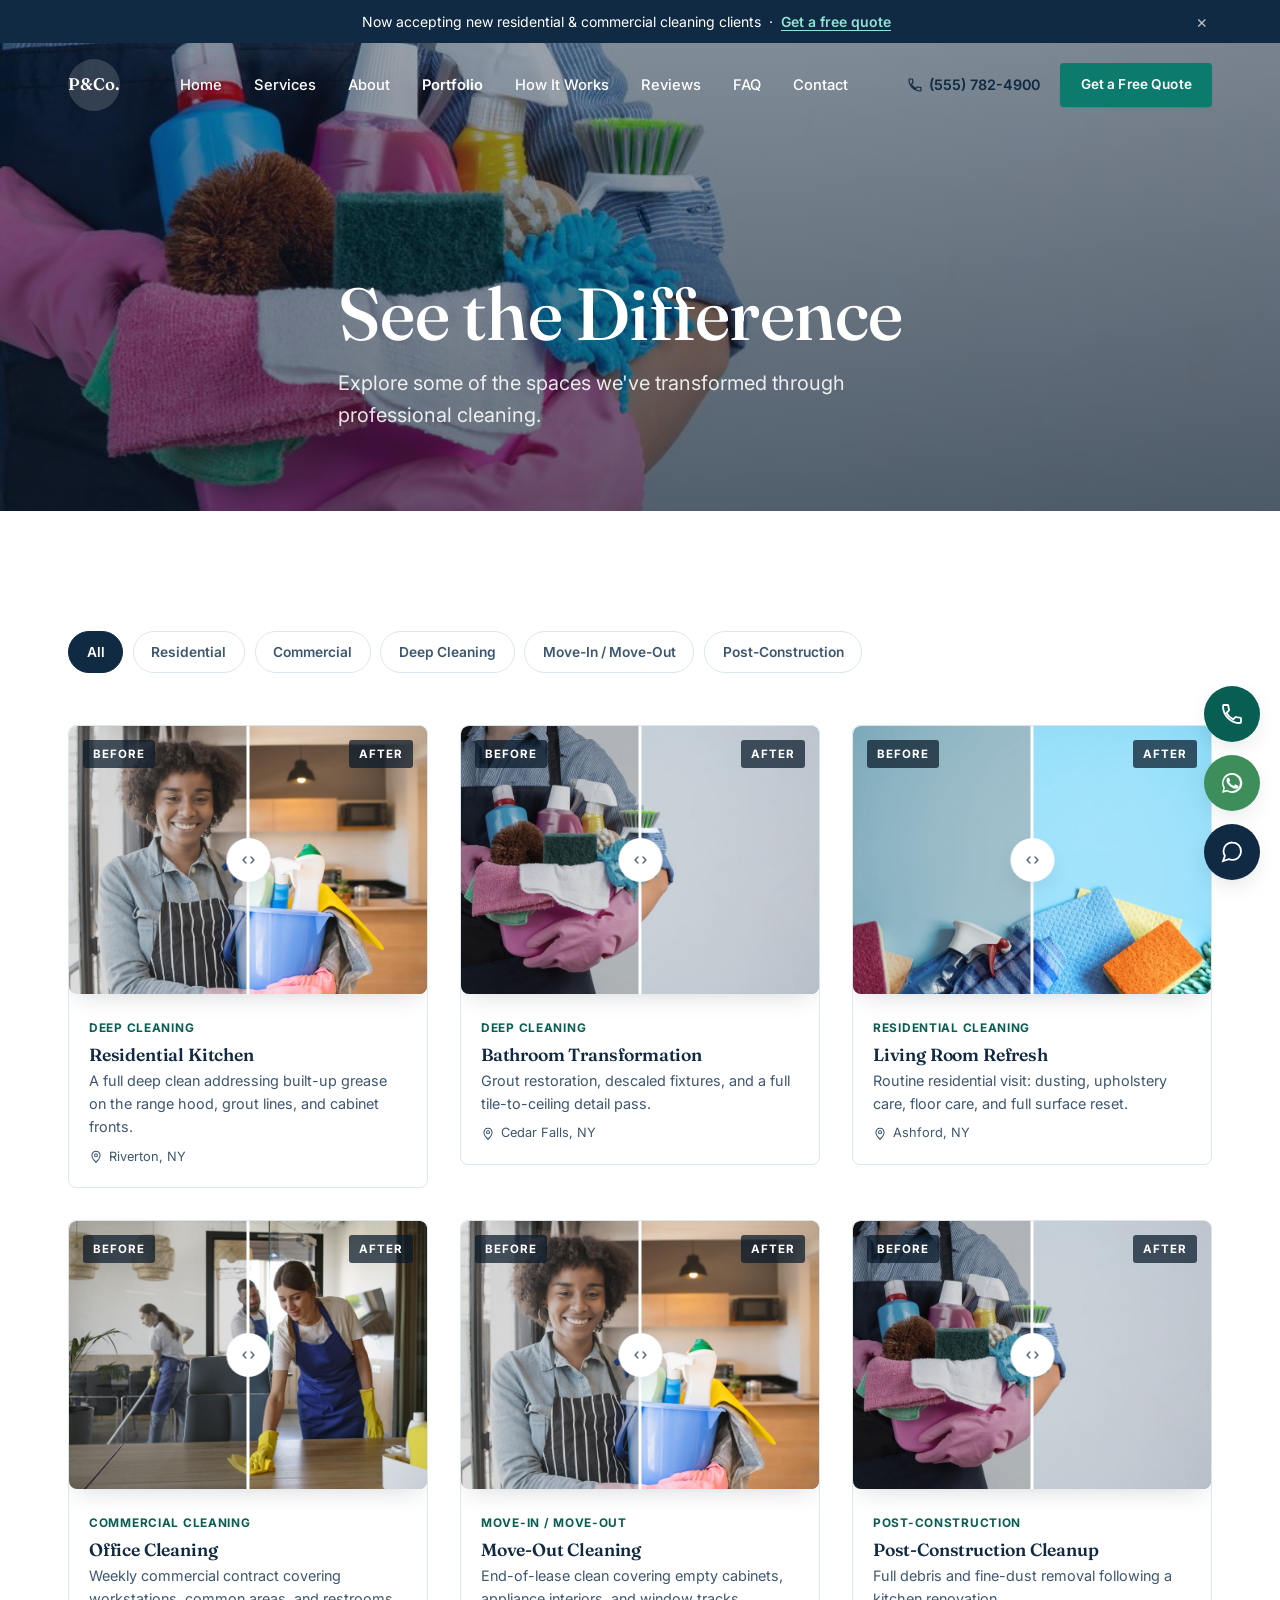
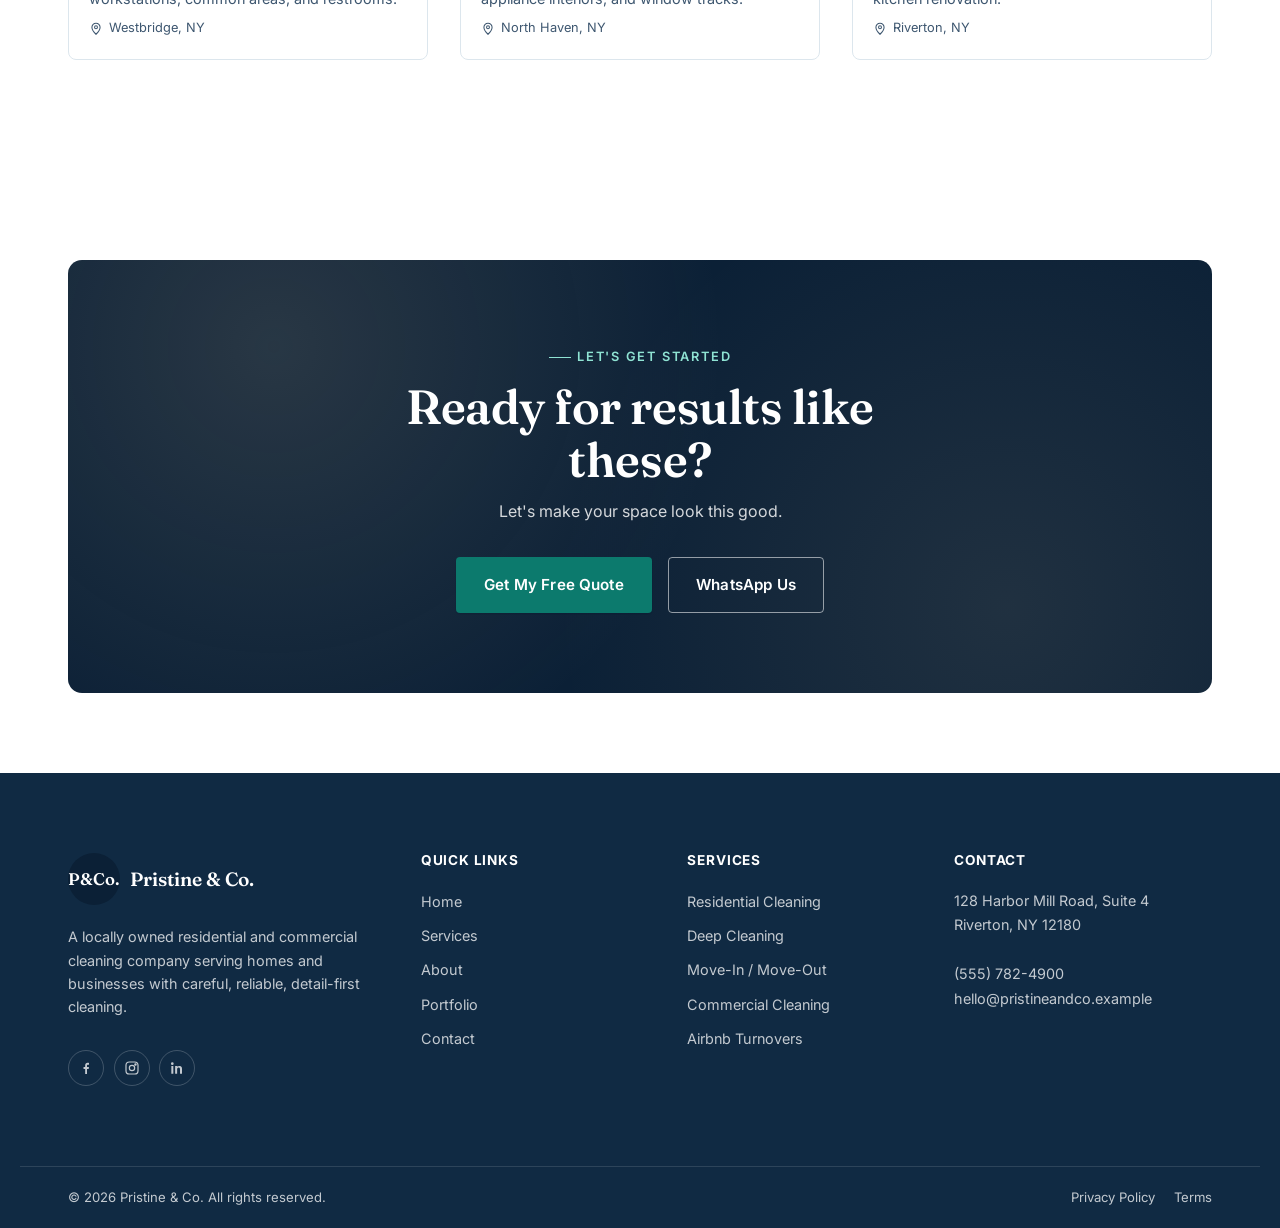
<file: portfolio.html>
<!DOCTYPE html>
<html lang="en">
<head>
<meta charset="UTF-8">
<meta name="viewport" content="width=device-width, initial-scale=1.0">
<title>Portfolio | Pristine & Co. Cleaning Services</title>
<meta name="description" content="Browse real before-and-after cleaning transformations from Pristine & Co. across residential and commercial properties in Riverton, NY.">
<link rel="canonical" href="https://example.com/portfolio.html">
<meta property="og:type" content="website">
<meta property="og:title" content="Pristine & Co. | Professional Cleaning Services">
<meta property="og:description" content="Trusted residential and commercial cleaning in Riverton, NY. Get a free instant quote in under a minute.">
<meta property="og:image" content="https://example.com/assets/images/hero-office-team.jpg">
<meta name="theme-color" content="#263A32">
<link rel="icon" type="image/svg+xml" href="assets/icons/favicon.svg">
<link rel="preconnect" href="https://fonts.googleapis.com">
<link rel="preconnect" href="https://fonts.gstatic.com" crossorigin>
<link href="https://fonts.googleapis.com/css2?family=Fraunces:opsz,wght@9..144,400;9..144,500;9..144,600&family=Inter:wght@400;500;600;700&display=swap" rel="stylesheet">
<link rel="stylesheet" href="css/style.css">
<script type="application/ld+json">
{
  "@context": "https://schema.org",
  "@type": "LocalBusiness",
  "name": "Pristine & Co.",
  "image": "https://example.com/assets/images/hero-office-team.jpg",
  "telephone": "+1-555-782-4900",
  "email": "hello@pristineandco.example",
  "address": {
    "@type": "PostalAddress",
    "streetAddress": "128 Harbor Mill Road, Suite 4",
    "addressLocality": "Riverton",
    "addressRegion": "NY",
    "postalCode": "12180",
    "addressCountry": "US"
  },
  "priceRange": "$$",
  "openingHours": ["Mo-Fr 07:00-19:00", "Sa 08:00-16:00"],
  "areaServed": ["Riverton", "Millbrook Heights", "Ashford", "Cedar Falls", "North Haven", "Oakdale", "Westbridge", "Thornton"]
}
</script>
</head>
<body>
<a class="skip-link" href="#main">Skip to main content</a>
<div class="scroll-progress" aria-hidden="true"></div>

<!-- ANNOUNCEMENT BAR -->
<div class="announce" role="region" aria-label="Announcement">
  <div class="announce__inner">
    <p>Now accepting new residential &amp; commercial cleaning clients &nbsp;·&nbsp; <a href="index.html#quote">Get a free quote</a></p>
    <button class="announce__close" aria-label="Dismiss announcement">&times;</button>
  </div>
</div>

<!-- HEADER / NAV -->
<header class="site-header">
  <nav class="navbar is-transparent" data-transparent="true" aria-label="Primary">
    <div class="navbar__inner">
      <a href="index.html" class="brand" aria-label="Pristine & Co. — Home">
        <span class="brand__mark">P&amp;Co.</span>
      </a>
      <ul class="nav-links">
        <li><a href="index.html" class="nav-link">Home</a></li>
        <li><a href="services.html" class="nav-link">Services</a></li>
        <li><a href="about.html" class="nav-link">About</a></li>
        <li><a href="portfolio.html" class="nav-link is-active">Portfolio</a></li>
        <li><a href="index.html#how-it-works" class="nav-link">How It Works</a></li>
        <li><a href="index.html#reviews" class="nav-link">Reviews</a></li>
        <li><a href="index.html#faq" class="nav-link">FAQ</a></li>
        <li><a href="contact.html" class="nav-link">Contact</a></li>
      </ul>
      <div class="nav-actions">
        <a href="tel:+15557824900" class="nav-phone" data-call-link>
          <svg viewBox="0 0 24 24" fill="none" stroke="currentColor" stroke-width="1.8" width="16" height="16"><path d="M6.6 10.8c1.4 2.8 3.8 5.2 6.6 6.6l2.2-2.2c.3-.3.7-.4 1-.2 1.1.4 2.3.6 3.6.6.6 0 1 .4 1 1V20c0 .6-.4 1-1 1C10.6 21 3 13.4 3 4c0-.6.4-1 1-1h3.4c.6 0 1 .4 1 1 0 1.3.2 2.5.6 3.6.1.4 0 .8-.2 1L6.6 10.8Z"/></svg>
          <span data-phone-display>(555) 782-4900</span>
        </a>
        <a href="index.html#quote" class="btn btn-primary btn-sm">Get a Free Quote</a>
        <button class="nav-toggle" aria-label="Open menu" aria-expanded="false" aria-controls="mobile-menu">
          <span class="nav-toggle__bars"><span></span><span></span><span></span></span>
        </button>
      </div>
    </div>
  </nav>
</header>

<!-- MOBILE MENU -->
<div class="mobile-menu" id="mobile-menu">
  <div class="mobile-menu__backdrop"></div>
  <div class="mobile-menu__panel">
    <button class="mobile-menu__close" aria-label="Close menu">
      <svg viewBox="0 0 24 24" fill="none" stroke="currentColor" stroke-width="2" width="22" height="22"><path d="M6 6l12 12M18 6 6 18"/></svg>
    </button>
    <nav class="mobile-menu__links" aria-label="Mobile">
      <a href="index.html">Home</a>
      <a href="services.html">Services</a>
      <a href="about.html">About</a>
      <a href="portfolio.html">Portfolio</a>
      <a href="index.html#how-it-works">How It Works</a>
      <a href="index.html#reviews">Reviews</a>
      <a href="index.html#faq">FAQ</a>
      <a href="contact.html">Contact</a>
    </nav>
    <div class="mobile-menu__cta">
      <a href="index.html#quote" class="btn btn-primary btn-block">Get a Free Quote</a>
      <a href="tel:+15557824900" class="btn btn-outline btn-block" data-call-link>Call Us</a>
    </div>
    <div class="mobile-menu__contact">
      Talk to us directly
      <a href="tel:+15557824900" data-call-link data-phone-display>(555) 782-4900</a>
    </div>
  </div>
</div>

<main id="main">

  <!-- PORTFOLIO HERO -->
  <section class="page-hero">
    <div class="page-hero__media">
      <img src="assets/images/cleaner-with-supplies.jpg" alt="Cleaning professional holding a full set of cleaning supplies" width="1000" height="666">
    </div>
    <div class="page-hero__content">
      <h1>See the Difference</h1>
      <p>Explore some of the spaces we've transformed through professional cleaning.</p>
    </div>
  </section>

  <!-- PORTFOLIO GRID + FILTERS -->
  <section class="section">
    <div class="container">
      <div class="filter-bar" id="filter-bar" role="group" aria-label="Filter portfolio by category"></div>
      <div class="portfolio-grid" id="portfolio-grid"></div>
    </div>
  </section>

  <!-- PORTFOLIO CTA -->
  <section class="section section--tight">
    <div class="container">
      <div class="cta-band reveal-scale">
        <div class="cta-band__content">
          <span class="eyebrow" style="color:var(--color-brass-light);">Let's Get Started</span>
          <h2>Ready for results like these?</h2>
          <p>Let's make your space look this good.</p>
          <div class="cta-band__actions">
            <a href="index.html#quote" class="btn btn-primary">Get My Free Quote</a>
            <a href="#" target="_blank" rel="noopener" class="btn btn-outline-light" data-whatsapp-link>WhatsApp Us</a>
          </div>
        </div>
      </div>
    </div>
  </section>

</main>

<!-- PORTFOLIO LIGHTBOX -->
<div class="lightbox" id="portfolio-lightbox" role="dialog" aria-modal="true" aria-label="Project detail">
  <div class="lightbox__backdrop"></div>
  <div class="lightbox__panel">
    <button class="lightbox__close" aria-label="Close">
      <svg viewBox="0 0 24 24" fill="none" stroke="currentColor" stroke-width="2"><path d="M6 6l12 12M18 6 6 18"/></svg>
    </button>
    <button class="lightbox__nav lightbox__nav--prev" aria-label="Previous project">
      <svg viewBox="0 0 24 24" fill="none" stroke="currentColor" stroke-width="2"><path d="M15 6l-6 6 6 6"/></svg>
    </button>
    <button class="lightbox__nav lightbox__nav--next" aria-label="Next project">
      <svg viewBox="0 0 24 24" fill="none" stroke="currentColor" stroke-width="2"><path d="M9 6l6 6-6 6"/></svg>
    </button>
    <div class="lightbox__body" data-lightbox-body></div>
  </div>
</div>

<!-- FOOTER -->
<footer class="site-footer">
  <div class="container footer-top">
    <div class="footer-brand">
      <a href="index.html" class="brand"><span class="brand__mark">P&amp;Co.</span><span class="brand__name">Pristine &amp; Co.</span></a>
      <p>A locally owned residential and commercial cleaning company serving homes and businesses with careful, reliable, detail-first cleaning.</p>
      <div class="footer-social">
        <a href="https://facebook.com/" aria-label="Facebook" target="_blank" rel="noopener"><svg viewBox="0 0 24 24" fill="currentColor"><path d="M13.5 21v-7.5H16l.4-3H13.5V8.4c0-.87.24-1.46 1.5-1.46H16.5V4.34C16.24 4.3 15.36 4.2 14.34 4.2c-2.13 0-3.59 1.3-3.59 3.68v2.62H8.3v3h2.45V21h2.75Z"/></svg></a>
        <a href="https://instagram.com/" aria-label="Instagram" target="_blank" rel="noopener"><svg viewBox="0 0 24 24" fill="none" stroke="currentColor" stroke-width="1.8"><rect x="3" y="3" width="18" height="18" rx="5"/><circle cx="12" cy="12" r="4"/><circle cx="17.2" cy="6.8" r="1"/></svg></a>
        <a href="https://linkedin.com/" aria-label="LinkedIn" target="_blank" rel="noopener"><svg viewBox="0 0 24 24" fill="currentColor"><path d="M4.98 3.5a2 2 0 1 1 0 4 2 2 0 0 1 0-4ZM3.5 9h3v11.5h-3V9Zm6.5 0h2.9v1.6h.04c.4-.76 1.4-1.6 2.9-1.6 3.1 0 3.66 2 3.66 4.6v6.9h-3v-6.1c0-1.46-.03-3.3-2-3.3-2 0-2.3 1.6-2.3 3.2v6.2h-3V9Z"/></svg></a>
      </div>
    </div>
    <div class="footer-col">
      <h4>Quick Links</h4>
      <ul>
        <li><a href="index.html">Home</a></li>
        <li><a href="services.html">Services</a></li>
        <li><a href="about.html">About</a></li>
        <li><a href="portfolio.html">Portfolio</a></li>
        <li><a href="contact.html">Contact</a></li>
      </ul>
    </div>
    <div class="footer-col">
      <h4>Services</h4>
      <ul>
        <li><a href="services.html#residential">Residential Cleaning</a></li>
        <li><a href="services.html#deep">Deep Cleaning</a></li>
        <li><a href="services.html#moveinout">Move-In / Move-Out</a></li>
        <li><a href="services.html#commercial">Commercial Cleaning</a></li>
        <li><a href="services.html#airbnb">Airbnb Turnovers</a></li>
      </ul>
    </div>
    <div class="footer-col">
      <h4>Contact</h4>
      <address>
        128 Harbor Mill Road, Suite 4<br>Riverton, NY 12180<br><br>
        <a href="tel:+15557824900" data-call-link data-phone-display>(555) 782-4900</a><br>
        <a href="mailto:hello@pristineandco.example">hello@pristineandco.example</a>
      </address>
    </div>
  </div>
  <div class="container footer-bottom">
    <p>&copy; <span data-year></span> Pristine &amp; Co. All rights reserved.</p>
    <div class="footer-bottom-links">
      <a href="privacy.html">Privacy Policy</a>
      <a href="terms.html">Terms</a>
    </div>
  </div>
</footer>

<!-- FLOATING WIDGETS -->
<div class="float-stack">
  <button class="back-to-top" aria-label="Back to top">
    <svg viewBox="0 0 24 24" fill="none" stroke="currentColor" stroke-width="2"><path d="M12 19V5M5 12l7-7 7 7"/></svg>
  </button>
  <a class="float-btn float-btn--call" href="tel:+15557824900" data-call-link aria-label="Call Pristine & Co.">
    <span class="float-btn__tip">Call Us</span>
    <svg viewBox="0 0 24 24" fill="none" stroke="currentColor" stroke-width="1.8"><path d="M6.6 10.8c1.4 2.8 3.8 5.2 6.6 6.6l2.2-2.2c.3-.3.7-.4 1-.2 1.1.4 2.3.6 3.6.6.6 0 1 .4 1 1V20c0 .6-.4 1-1 1C10.6 21 3 13.4 3 4c0-.6.4-1 1-1h3.4c.6 0 1 .4 1 1 0 1.3.2 2.5.6 3.6.1.4 0 .8-.2 1L6.6 10.8Z"/></svg>
  </a>
  <a class="float-btn float-btn--whatsapp" href="#" target="_blank" rel="noopener" data-whatsapp-link aria-label="Message us on WhatsApp">
    <span class="float-btn__tip">WhatsApp</span>
    <svg viewBox="0 0 24 24" fill="currentColor"><path d="M17.5 14.4c-.3-.1-1.7-.9-2-1-.3-.1-.5-.1-.6.1-.2.3-.7 1-.9 1.2-.2.2-.3.2-.6.1-.3-.1-1.3-.5-2.4-1.5-.9-.8-1.5-1.8-1.7-2.1-.2-.3 0-.5.1-.6.1-.1.3-.3.4-.5.1-.1.2-.3.3-.4.1-.2 0-.4 0-.5 0-.1-.6-1.5-.8-2-.2-.5-.4-.4-.6-.4h-.5c-.2 0-.5.1-.7.3-.3.3-1 1-1 2.4s1 2.8 1.2 3c.1.2 2.1 3.2 5 4.4.7.3 1.3.5 1.7.6.7.2 1.4.2 1.9.1.6-.1 1.7-.7 2-1.4.2-.7.2-1.2.2-1.4-.1-.1-.3-.2-.5-.3Z"/><path d="M12 2a10 10 0 0 0-8.6 15L2 22l5.2-1.4A10 10 0 1 0 12 2Zm0 18.2c-1.6 0-3.2-.4-4.5-1.2l-.3-.2-3.1.8.8-3-.2-.3A8.2 8.2 0 1 1 12 20.2Z"/></svg>
  </a>
  <button class="float-btn float-btn--chat" data-chat-launcher aria-label="Open chat assistant" aria-expanded="false">
    <span class="float-btn__tip">Need Help?</span>
    <svg viewBox="0 0 24 24" fill="none" stroke="currentColor" stroke-width="1.8"><path d="M21 11.5a8.4 8.4 0 0 1-8.9 8.4 8.9 8.9 0 0 1-3.4-.7L3 21l1.9-5.2A8.3 8.3 0 0 1 3.5 11a8.4 8.4 0 0 1 8.9-8.5 8.6 8.6 0 0 1 8.6 9Z"/></svg>
  </button>
</div>

<!-- CHATBOT PANEL -->
<div class="chat-panel" data-chat-panel role="dialog" aria-label="Chat assistant" aria-hidden="true">
  <div class="chat-panel__header">
    <strong>Pristine &amp; Co.</strong>
    <button class="chat-panel__close" aria-label="Close chat"><svg viewBox="0 0 24 24" fill="none" stroke="currentColor" stroke-width="2"><path d="M6 6l12 12M18 6 6 18"/></svg></button>
  </div>
  <div class="chat-panel__body"></div>
</div>

<script src="js/config.js"></script>
<script src="js/main.js"></script>
<script src="js/portfolio.js"></script>
</body>
</html>
</file>
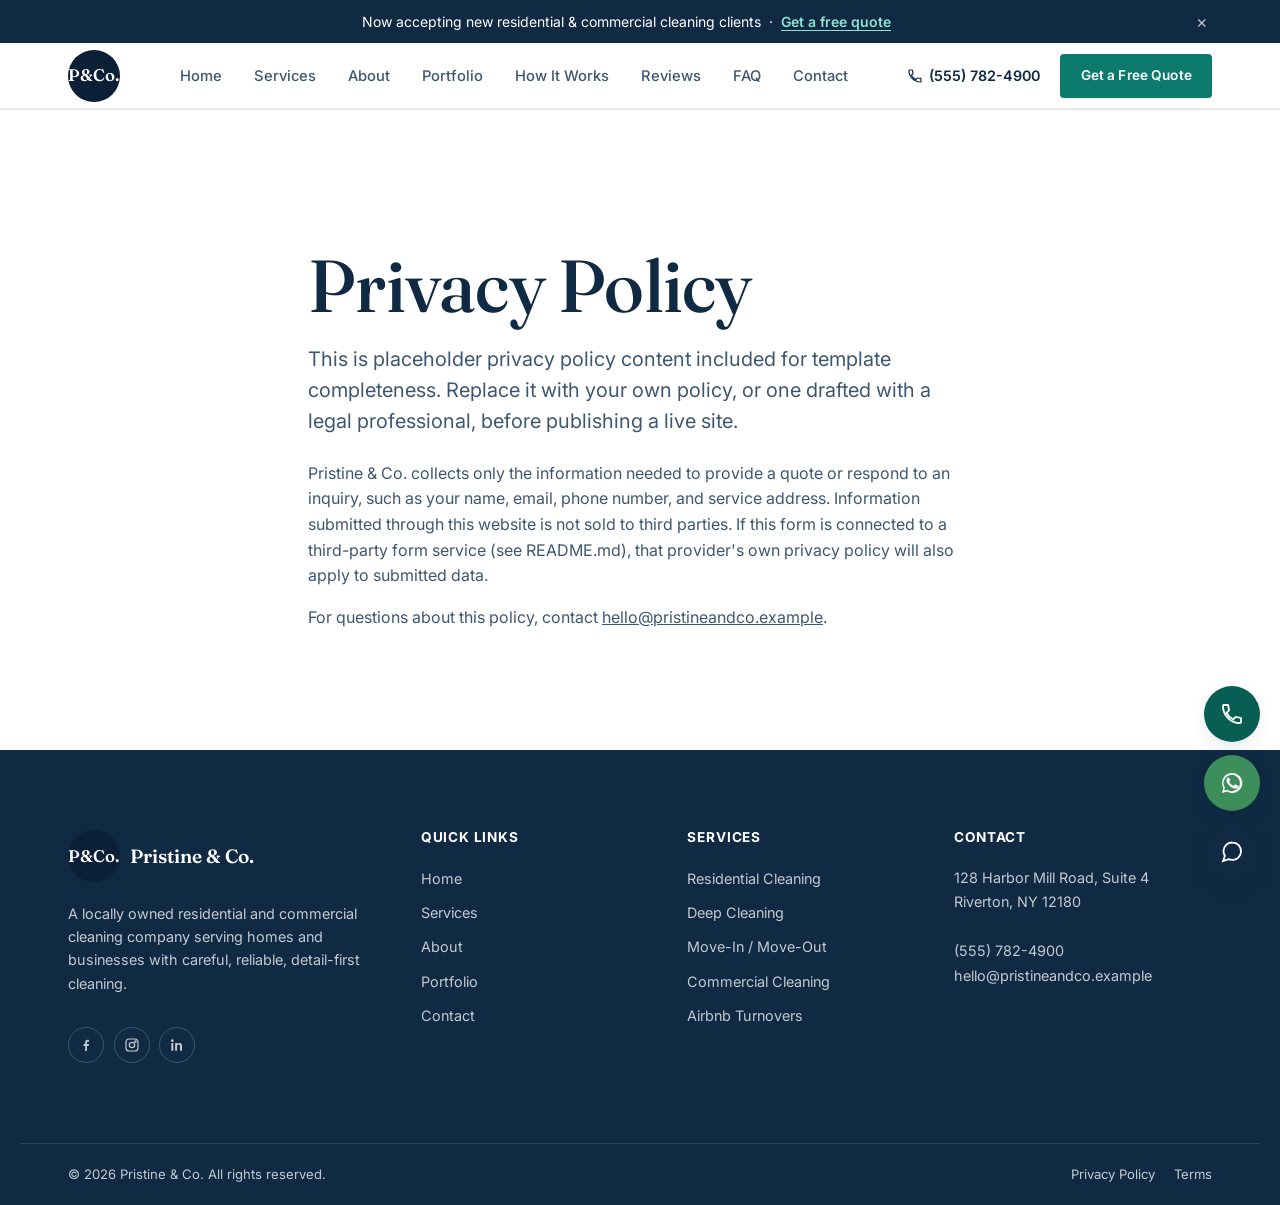
<file: privacy.html>
<!DOCTYPE html>
<html lang="en">
<head>
<meta charset="UTF-8">
<meta name="viewport" content="width=device-width, initial-scale=1.0">
<title>Privacy Policy | Pristine & Co.</title>
<meta name="description" content="Privacy policy for Pristine & Co., a residential and commercial cleaning company serving Riverton, NY and surrounding areas.">
<link rel="canonical" href="https://example.com/privacy.html">
<meta property="og:type" content="website">
<meta property="og:title" content="Pristine & Co. | Professional Cleaning Services">
<meta property="og:description" content="Trusted residential and commercial cleaning in Riverton, NY. Get a free instant quote in under a minute.">
<meta property="og:image" content="https://example.com/assets/images/hero-office-team.jpg">
<meta name="theme-color" content="#263A32">
<link rel="icon" type="image/svg+xml" href="assets/icons/favicon.svg">
<link rel="preconnect" href="https://fonts.googleapis.com">
<link rel="preconnect" href="https://fonts.gstatic.com" crossorigin>
<link href="https://fonts.googleapis.com/css2?family=Fraunces:opsz,wght@9..144,400;9..144,500;9..144,600&family=Inter:wght@400;500;600;700&display=swap" rel="stylesheet">
<link rel="stylesheet" href="css/style.css">
<script type="application/ld+json">
{
  "@context": "https://schema.org",
  "@type": "LocalBusiness",
  "name": "Pristine & Co.",
  "image": "https://example.com/assets/images/hero-office-team.jpg",
  "telephone": "+1-555-782-4900",
  "email": "hello@pristineandco.example",
  "address": {
    "@type": "PostalAddress",
    "streetAddress": "128 Harbor Mill Road, Suite 4",
    "addressLocality": "Riverton",
    "addressRegion": "NY",
    "postalCode": "12180",
    "addressCountry": "US"
  },
  "priceRange": "$$",
  "openingHours": ["Mo-Fr 07:00-19:00", "Sa 08:00-16:00"],
  "areaServed": ["Riverton", "Millbrook Heights", "Ashford", "Cedar Falls", "North Haven", "Oakdale", "Westbridge", "Thornton"]
}
</script>
</head>
<body class="no-hero">
<a class="skip-link" href="#main">Skip to main content</a>
<div class="scroll-progress" aria-hidden="true"></div>

<!-- ANNOUNCEMENT BAR -->
<div class="announce" role="region" aria-label="Announcement">
  <div class="announce__inner">
    <p>Now accepting new residential &amp; commercial cleaning clients &nbsp;·&nbsp; <a href="index.html#quote">Get a free quote</a></p>
    <button class="announce__close" aria-label="Dismiss announcement">&times;</button>
  </div>
</div>

<!-- HEADER / NAV -->
<header class="site-header">
  <nav class="navbar" data-transparent="false" aria-label="Primary">
    <div class="navbar__inner">
      <a href="index.html" class="brand" aria-label="Pristine & Co. — Home">
        <span class="brand__mark">P&amp;Co.</span>
      </a>
      <ul class="nav-links">
        <li><a href="index.html" class="nav-link">Home</a></li>
        <li><a href="services.html" class="nav-link">Services</a></li>
        <li><a href="about.html" class="nav-link">About</a></li>
        <li><a href="portfolio.html" class="nav-link">Portfolio</a></li>
        <li><a href="index.html#how-it-works" class="nav-link">How It Works</a></li>
        <li><a href="index.html#reviews" class="nav-link">Reviews</a></li>
        <li><a href="index.html#faq" class="nav-link">FAQ</a></li>
        <li><a href="contact.html" class="nav-link">Contact</a></li>
      </ul>
      <div class="nav-actions">
        <a href="tel:+15557824900" class="nav-phone" data-call-link>
          <svg viewBox="0 0 24 24" fill="none" stroke="currentColor" stroke-width="1.8" width="16" height="16"><path d="M6.6 10.8c1.4 2.8 3.8 5.2 6.6 6.6l2.2-2.2c.3-.3.7-.4 1-.2 1.1.4 2.3.6 3.6.6.6 0 1 .4 1 1V20c0 .6-.4 1-1 1C10.6 21 3 13.4 3 4c0-.6.4-1 1-1h3.4c.6 0 1 .4 1 1 0 1.3.2 2.5.6 3.6.1.4 0 .8-.2 1L6.6 10.8Z"/></svg>
          <span data-phone-display>(555) 782-4900</span>
        </a>
        <a href="index.html#quote" class="btn btn-primary btn-sm">Get a Free Quote</a>
        <button class="nav-toggle" aria-label="Open menu" aria-expanded="false" aria-controls="mobile-menu">
          <span class="nav-toggle__bars"><span></span><span></span><span></span></span>
        </button>
      </div>
    </div>
  </nav>
</header>

<!-- MOBILE MENU -->
<div class="mobile-menu" id="mobile-menu">
  <div class="mobile-menu__backdrop"></div>
  <div class="mobile-menu__panel">
    <button class="mobile-menu__close" aria-label="Close menu">
      <svg viewBox="0 0 24 24" fill="none" stroke="currentColor" stroke-width="2" width="22" height="22"><path d="M6 6l12 12M18 6 6 18"/></svg>
    </button>
    <nav class="mobile-menu__links" aria-label="Mobile">
      <a href="index.html">Home</a>
      <a href="services.html">Services</a>
      <a href="about.html">About</a>
      <a href="portfolio.html">Portfolio</a>
      <a href="index.html#how-it-works">How It Works</a>
      <a href="index.html#reviews">Reviews</a>
      <a href="index.html#faq">FAQ</a>
      <a href="contact.html">Contact</a>
    </nav>
    <div class="mobile-menu__cta">
      <a href="index.html#quote" class="btn btn-primary btn-block">Get a Free Quote</a>
      <a href="tel:+15557824900" class="btn btn-outline btn-block" data-call-link>Call Us</a>
    </div>
    <div class="mobile-menu__contact">
      Talk to us directly
      <a href="tel:+15557824900" data-call-link data-phone-display>(555) 782-4900</a>
    </div>
  </div>
</div>

<main id="main" class="no-hero-page">
  <section class="section" style="padding-top: calc(var(--nav-h) + var(--space-lg));">
    <div class="container" style="max-width: 760px;">
      <h1>Privacy Policy</h1>
      <p class="lead" style="margin-top:1rem;">This is placeholder privacy policy content included for template completeness. Replace it with your own policy, or one drafted with a legal professional, before publishing a live site.</p>
      <p style="margin-top:1.5rem; color:var(--color-ink-soft);">Pristine &amp; Co. collects only the information needed to provide a quote or respond to an inquiry, such as your name, email, phone number, and service address. Information submitted through this website is not sold to third parties. If this form is connected to a third-party form service (see README.md), that provider's own privacy policy will also apply to submitted data.</p>
      <p style="margin-top:1rem; color:var(--color-ink-soft);">For questions about this policy, contact <a href="mailto:hello@pristineandco.example" style="text-decoration:underline;">hello@pristineandco.example</a>.</p>
    </div>
  </section>
</main>

<!-- FOOTER -->
<footer class="site-footer">
  <div class="container footer-top">
    <div class="footer-brand">
      <a href="index.html" class="brand"><span class="brand__mark">P&amp;Co.</span><span class="brand__name">Pristine &amp; Co.</span></a>
      <p>A locally owned residential and commercial cleaning company serving homes and businesses with careful, reliable, detail-first cleaning.</p>
      <div class="footer-social">
        <a href="https://facebook.com/" aria-label="Facebook" target="_blank" rel="noopener"><svg viewBox="0 0 24 24" fill="currentColor"><path d="M13.5 21v-7.5H16l.4-3H13.5V8.4c0-.87.24-1.46 1.5-1.46H16.5V4.34C16.24 4.3 15.36 4.2 14.34 4.2c-2.13 0-3.59 1.3-3.59 3.68v2.62H8.3v3h2.45V21h2.75Z"/></svg></a>
        <a href="https://instagram.com/" aria-label="Instagram" target="_blank" rel="noopener"><svg viewBox="0 0 24 24" fill="none" stroke="currentColor" stroke-width="1.8"><rect x="3" y="3" width="18" height="18" rx="5"/><circle cx="12" cy="12" r="4"/><circle cx="17.2" cy="6.8" r="1"/></svg></a>
        <a href="https://linkedin.com/" aria-label="LinkedIn" target="_blank" rel="noopener"><svg viewBox="0 0 24 24" fill="currentColor"><path d="M4.98 3.5a2 2 0 1 1 0 4 2 2 0 0 1 0-4ZM3.5 9h3v11.5h-3V9Zm6.5 0h2.9v1.6h.04c.4-.76 1.4-1.6 2.9-1.6 3.1 0 3.66 2 3.66 4.6v6.9h-3v-6.1c0-1.46-.03-3.3-2-3.3-2 0-2.3 1.6-2.3 3.2v6.2h-3V9Z"/></svg></a>
      </div>
    </div>
    <div class="footer-col">
      <h4>Quick Links</h4>
      <ul>
        <li><a href="index.html">Home</a></li>
        <li><a href="services.html">Services</a></li>
        <li><a href="about.html">About</a></li>
        <li><a href="portfolio.html">Portfolio</a></li>
        <li><a href="contact.html">Contact</a></li>
      </ul>
    </div>
    <div class="footer-col">
      <h4>Services</h4>
      <ul>
        <li><a href="services.html#residential">Residential Cleaning</a></li>
        <li><a href="services.html#deep">Deep Cleaning</a></li>
        <li><a href="services.html#moveinout">Move-In / Move-Out</a></li>
        <li><a href="services.html#commercial">Commercial Cleaning</a></li>
        <li><a href="services.html#airbnb">Airbnb Turnovers</a></li>
      </ul>
    </div>
    <div class="footer-col">
      <h4>Contact</h4>
      <address>
        128 Harbor Mill Road, Suite 4<br>Riverton, NY 12180<br><br>
        <a href="tel:+15557824900" data-call-link data-phone-display>(555) 782-4900</a><br>
        <a href="mailto:hello@pristineandco.example">hello@pristineandco.example</a>
      </address>
    </div>
  </div>
  <div class="container footer-bottom">
    <p>&copy; <span data-year></span> Pristine &amp; Co. All rights reserved.</p>
    <div class="footer-bottom-links">
      <a href="privacy.html">Privacy Policy</a>
      <a href="terms.html">Terms</a>
    </div>
  </div>
</footer>

<!-- FLOATING WIDGETS -->
<div class="float-stack">
  <button class="back-to-top" aria-label="Back to top">
    <svg viewBox="0 0 24 24" fill="none" stroke="currentColor" stroke-width="2"><path d="M12 19V5M5 12l7-7 7 7"/></svg>
  </button>
  <a class="float-btn float-btn--call" href="tel:+15557824900" data-call-link aria-label="Call Pristine & Co.">
    <span class="float-btn__tip">Call Us</span>
    <svg viewBox="0 0 24 24" fill="none" stroke="currentColor" stroke-width="1.8"><path d="M6.6 10.8c1.4 2.8 3.8 5.2 6.6 6.6l2.2-2.2c.3-.3.7-.4 1-.2 1.1.4 2.3.6 3.6.6.6 0 1 .4 1 1V20c0 .6-.4 1-1 1C10.6 21 3 13.4 3 4c0-.6.4-1 1-1h3.4c.6 0 1 .4 1 1 0 1.3.2 2.5.6 3.6.1.4 0 .8-.2 1L6.6 10.8Z"/></svg>
  </a>
  <a class="float-btn float-btn--whatsapp" href="#" target="_blank" rel="noopener" data-whatsapp-link aria-label="Message us on WhatsApp">
    <span class="float-btn__tip">WhatsApp</span>
    <svg viewBox="0 0 24 24" fill="currentColor"><path d="M17.5 14.4c-.3-.1-1.7-.9-2-1-.3-.1-.5-.1-.6.1-.2.3-.7 1-.9 1.2-.2.2-.3.2-.6.1-.3-.1-1.3-.5-2.4-1.5-.9-.8-1.5-1.8-1.7-2.1-.2-.3 0-.5.1-.6.1-.1.3-.3.4-.5.1-.1.2-.3.3-.4.1-.2 0-.4 0-.5 0-.1-.6-1.5-.8-2-.2-.5-.4-.4-.6-.4h-.5c-.2 0-.5.1-.7.3-.3.3-1 1-1 2.4s1 2.8 1.2 3c.1.2 2.1 3.2 5 4.4.7.3 1.3.5 1.7.6.7.2 1.4.2 1.9.1.6-.1 1.7-.7 2-1.4.2-.7.2-1.2.2-1.4-.1-.1-.3-.2-.5-.3Z"/><path d="M12 2a10 10 0 0 0-8.6 15L2 22l5.2-1.4A10 10 0 1 0 12 2Zm0 18.2c-1.6 0-3.2-.4-4.5-1.2l-.3-.2-3.1.8.8-3-.2-.3A8.2 8.2 0 1 1 12 20.2Z"/></svg>
  </a>
  <button class="float-btn float-btn--chat" data-chat-launcher aria-label="Open chat assistant" aria-expanded="false">
    <span class="float-btn__tip">Need Help?</span>
    <svg viewBox="0 0 24 24" fill="none" stroke="currentColor" stroke-width="1.8"><path d="M21 11.5a8.4 8.4 0 0 1-8.9 8.4 8.9 8.9 0 0 1-3.4-.7L3 21l1.9-5.2A8.3 8.3 0 0 1 3.5 11a8.4 8.4 0 0 1 8.9-8.5 8.6 8.6 0 0 1 8.6 9Z"/></svg>
  </button>
</div>

<!-- CHATBOT PANEL -->
<div class="chat-panel" data-chat-panel role="dialog" aria-label="Chat assistant" aria-hidden="true">
  <div class="chat-panel__header">
    <strong>Pristine &amp; Co.</strong>
    <button class="chat-panel__close" aria-label="Close chat"><svg viewBox="0 0 24 24" fill="none" stroke="currentColor" stroke-width="2"><path d="M6 6l12 12M18 6 6 18"/></svg></button>
  </div>
  <div class="chat-panel__body"></div>
</div>

<script src="js/config.js"></script>
<script src="js/main.js"></script>
</body>
</html>
</file>
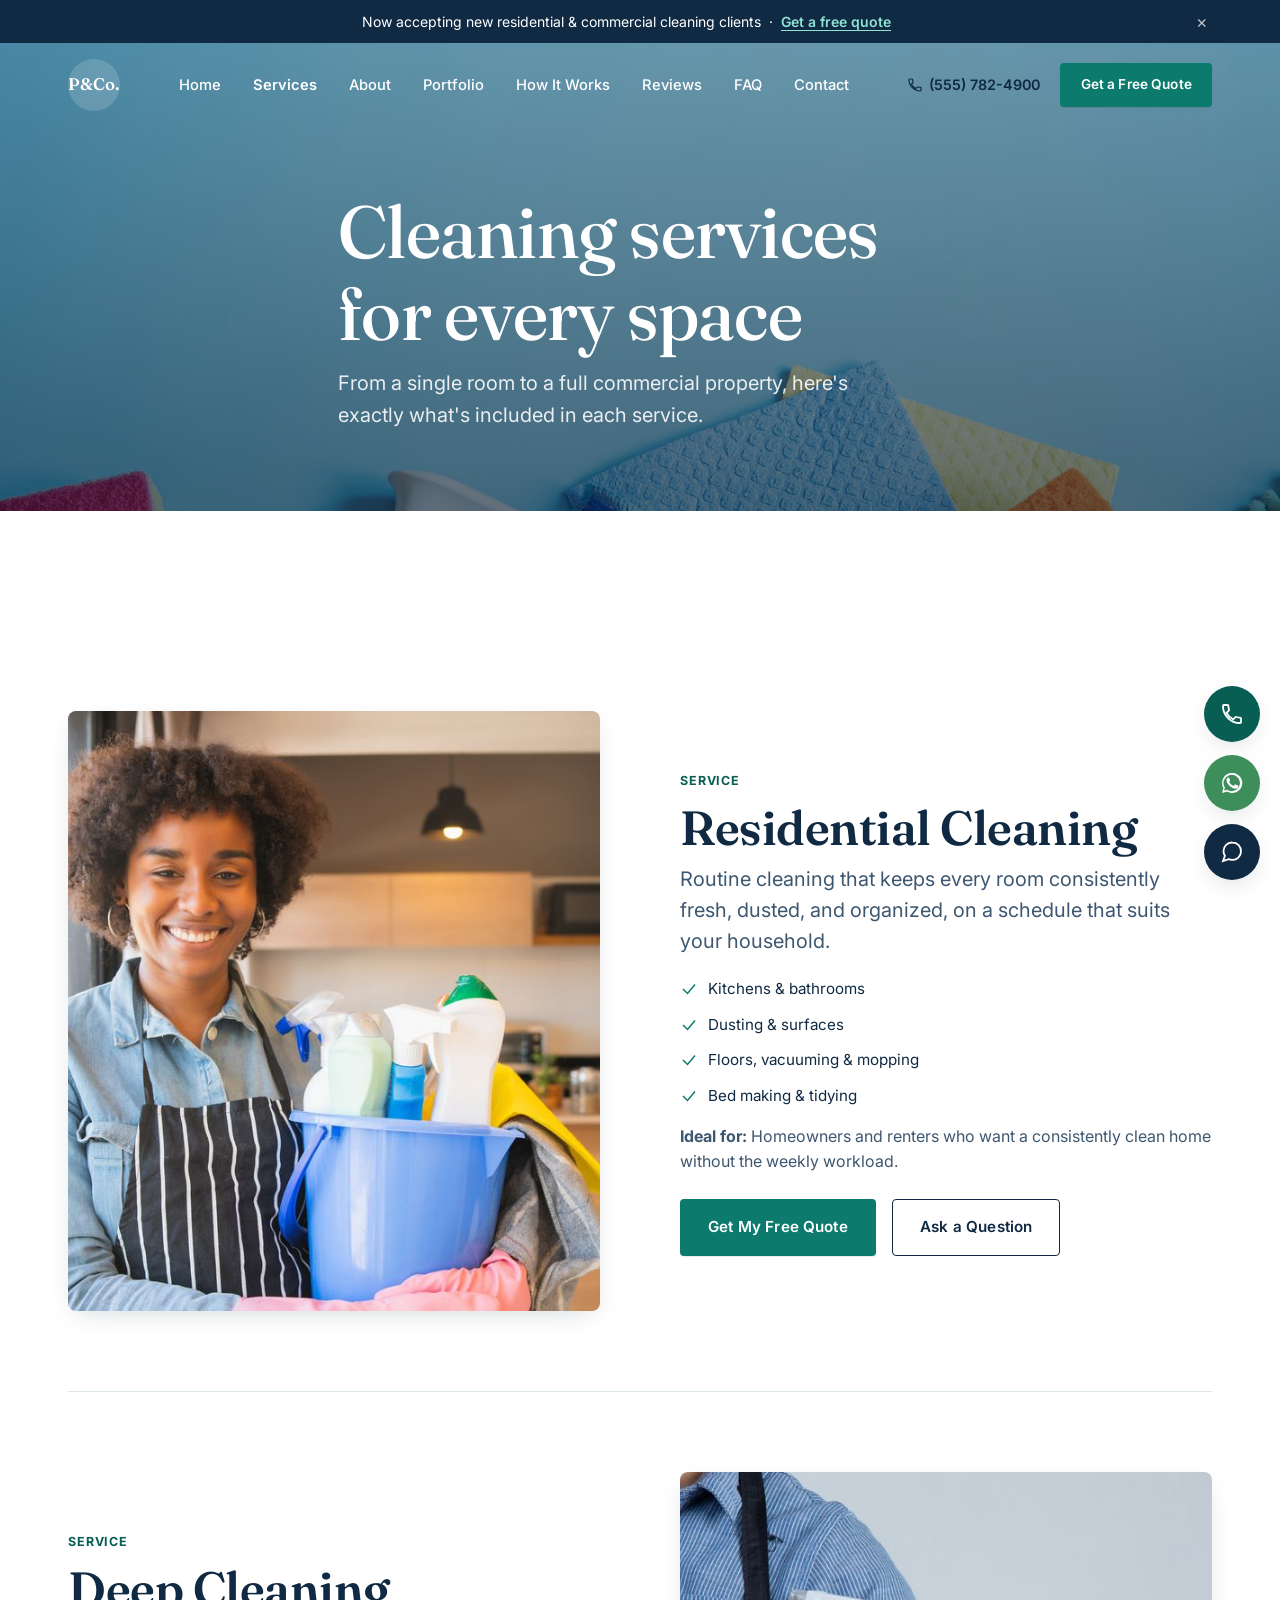
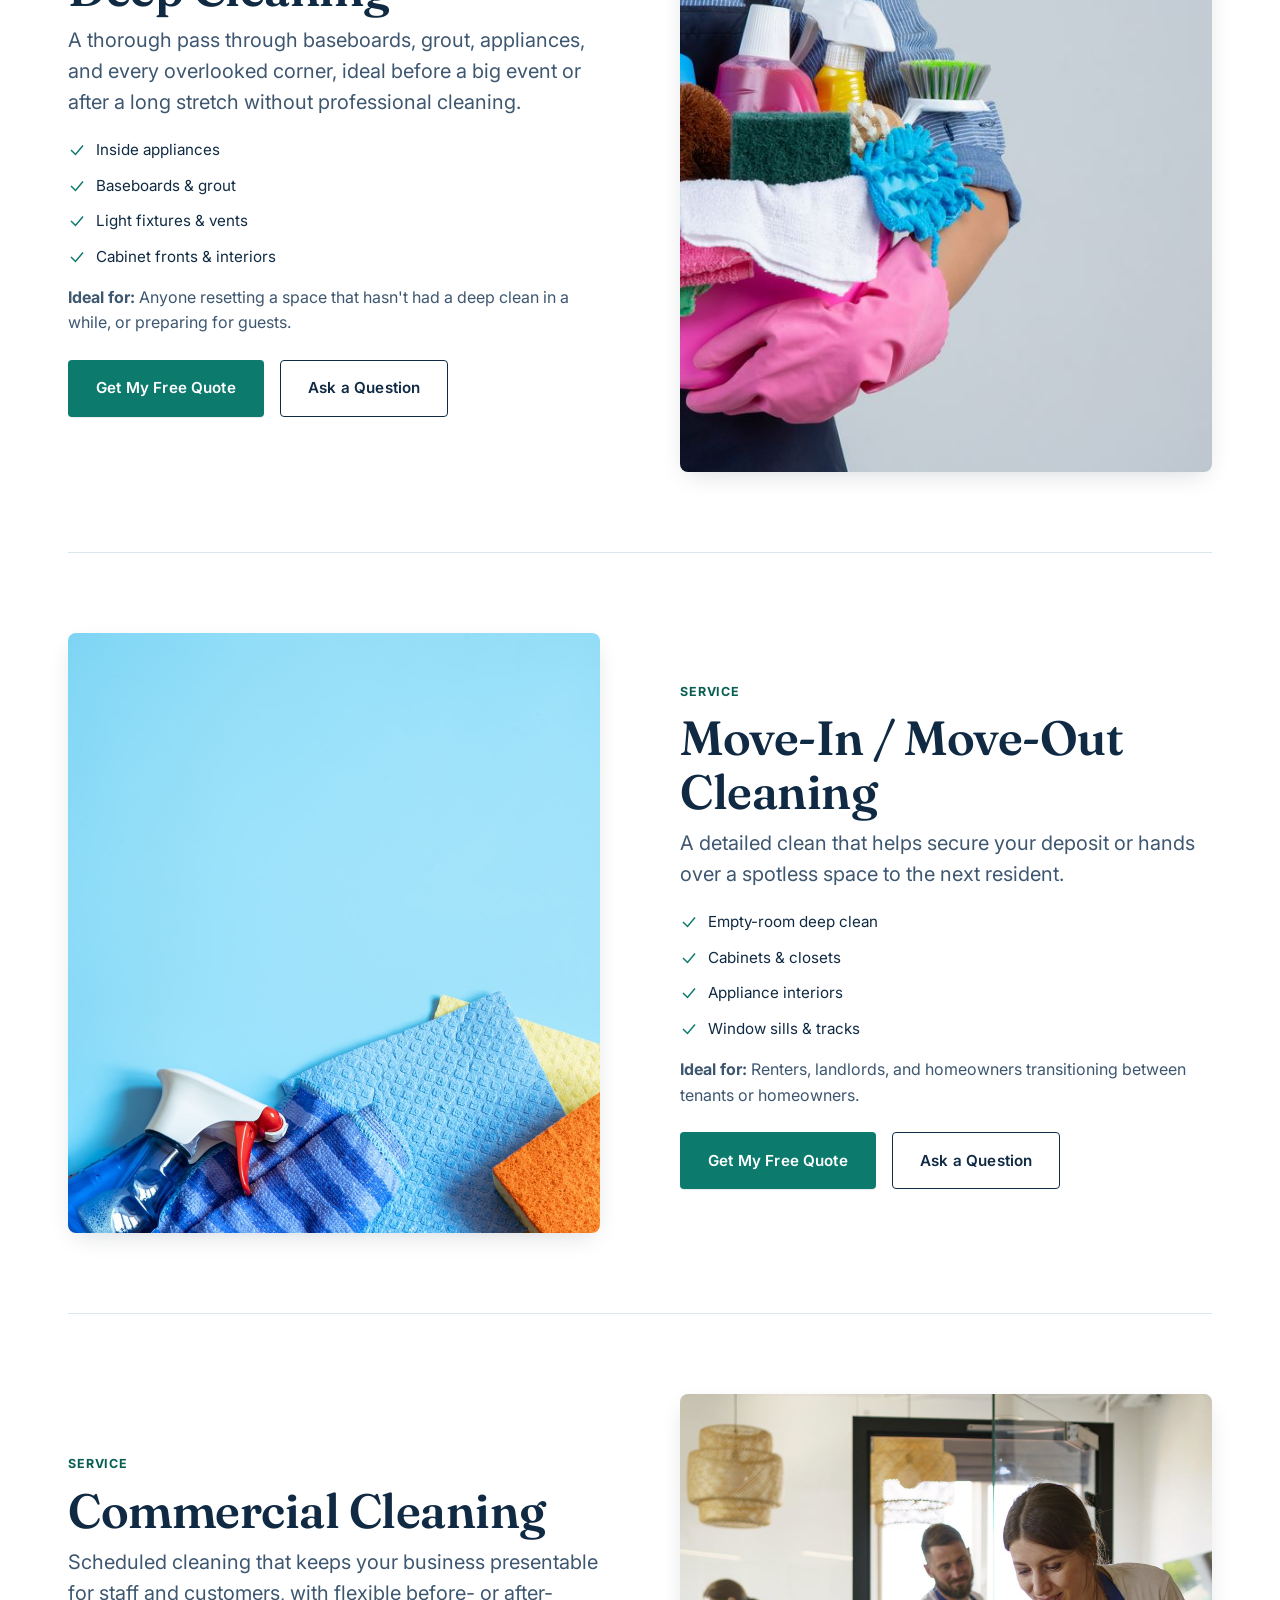
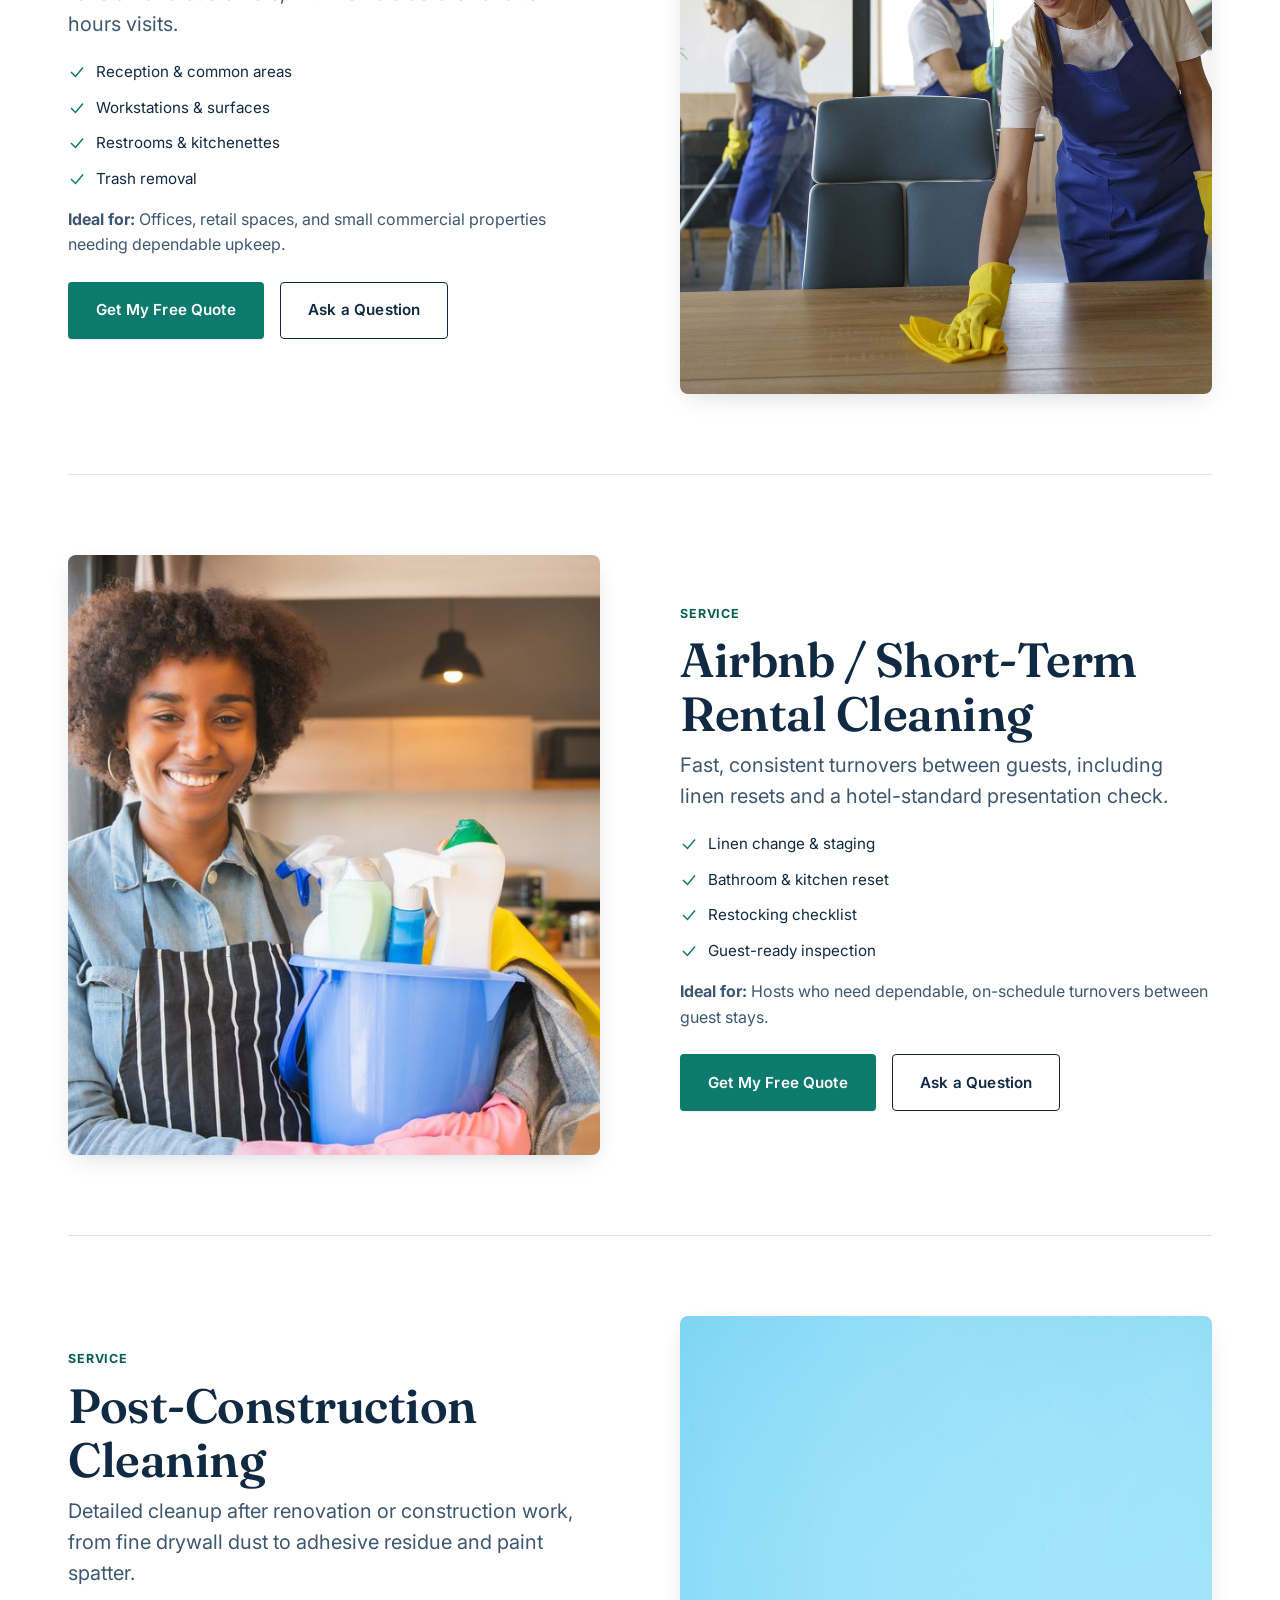
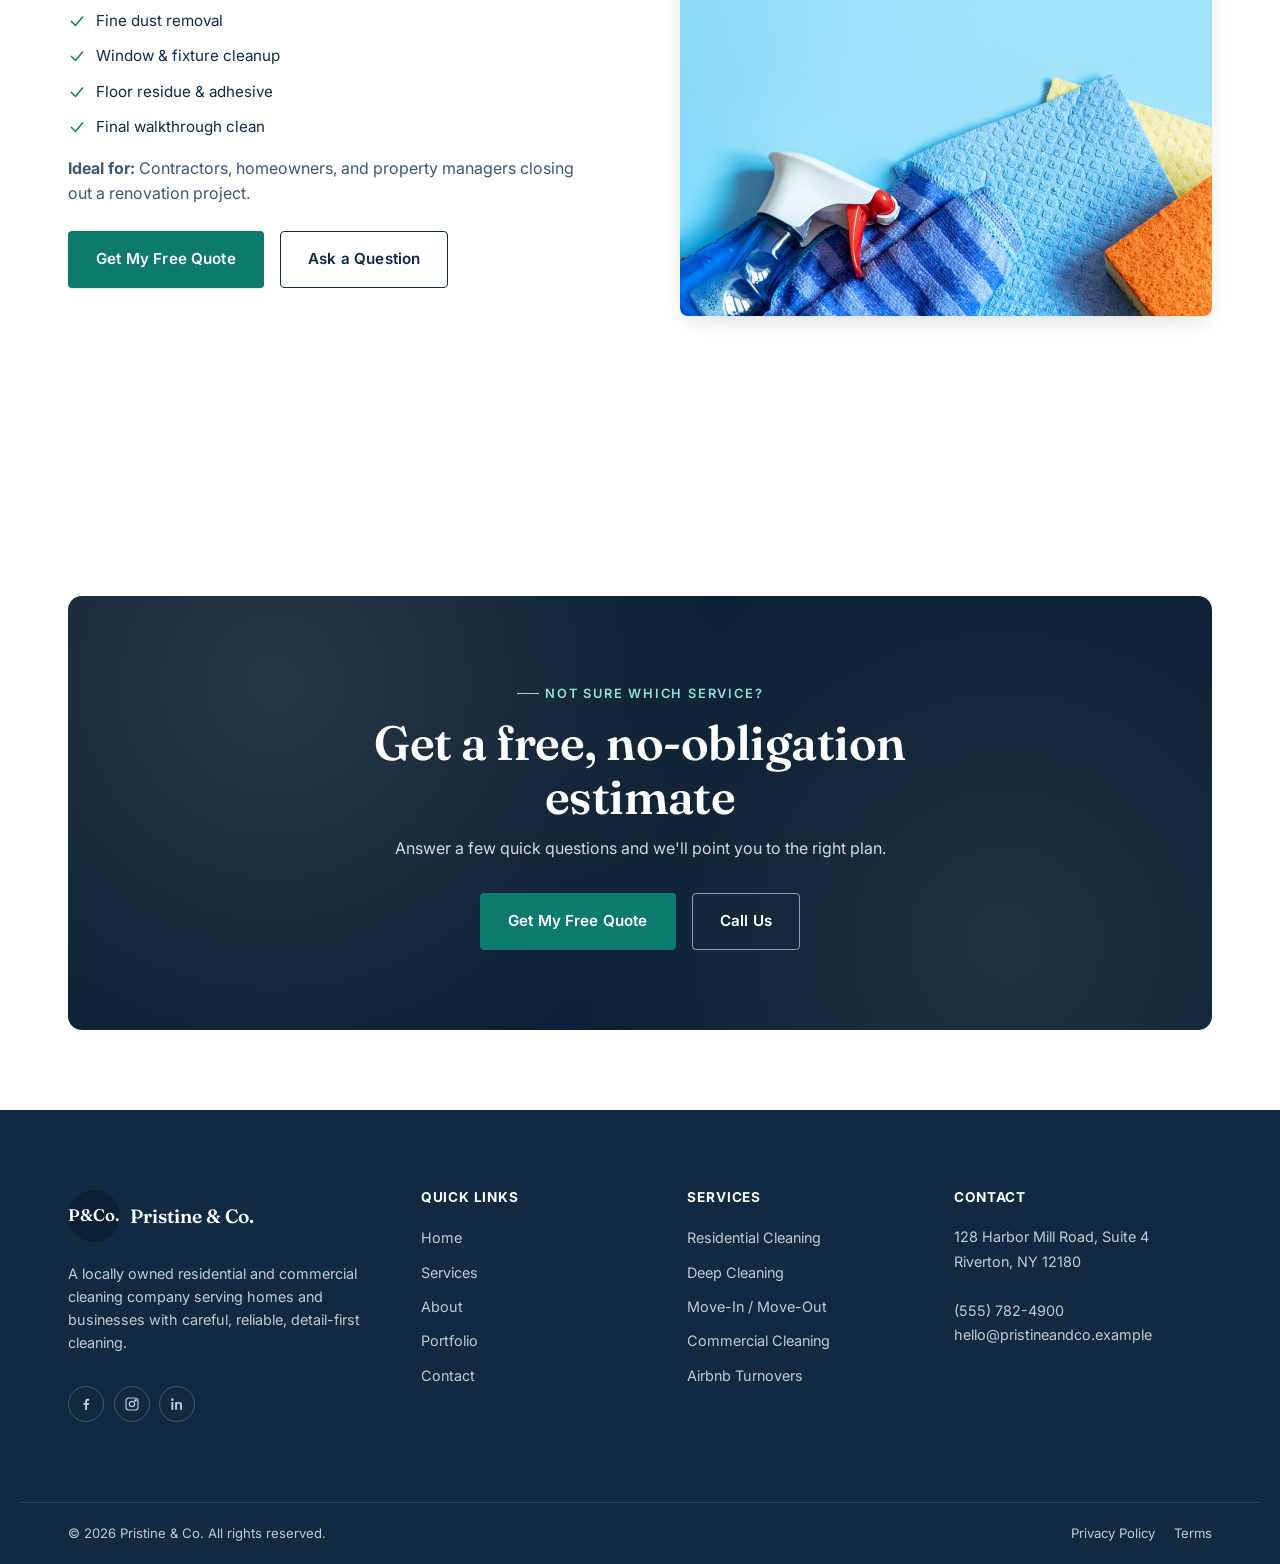
<file: services.html>
<!DOCTYPE html>
<html lang="en">
<head>
<meta charset="UTF-8">
<meta name="viewport" content="width=device-width, initial-scale=1.0">
<title>Our Services | Pristine & Co. Cleaning Services</title>
<meta name="description" content="Explore residential, deep, move-in/out, commercial, Airbnb, and post-construction cleaning services offered by Pristine & Co. in Riverton, NY.">
<link rel="canonical" href="https://example.com/services.html">
<meta property="og:type" content="website">
<meta property="og:title" content="Pristine & Co. | Professional Cleaning Services">
<meta property="og:description" content="Trusted residential and commercial cleaning in Riverton, NY. Get a free instant quote in under a minute.">
<meta property="og:image" content="https://example.com/assets/images/hero-office-team.jpg">
<meta name="theme-color" content="#263A32">
<link rel="icon" type="image/svg+xml" href="assets/icons/favicon.svg">
<link rel="preconnect" href="https://fonts.googleapis.com">
<link rel="preconnect" href="https://fonts.gstatic.com" crossorigin>
<link href="https://fonts.googleapis.com/css2?family=Fraunces:opsz,wght@9..144,400;9..144,500;9..144,600&family=Inter:wght@400;500;600;700&display=swap" rel="stylesheet">
<link rel="stylesheet" href="css/style.css">
<script type="application/ld+json">
{
  "@context": "https://schema.org",
  "@type": "LocalBusiness",
  "name": "Pristine & Co.",
  "image": "https://example.com/assets/images/hero-office-team.jpg",
  "telephone": "+1-555-782-4900",
  "email": "hello@pristineandco.example",
  "address": {
    "@type": "PostalAddress",
    "streetAddress": "128 Harbor Mill Road, Suite 4",
    "addressLocality": "Riverton",
    "addressRegion": "NY",
    "postalCode": "12180",
    "addressCountry": "US"
  },
  "priceRange": "$$",
  "openingHours": ["Mo-Fr 07:00-19:00", "Sa 08:00-16:00"],
  "areaServed": ["Riverton", "Millbrook Heights", "Ashford", "Cedar Falls", "North Haven", "Oakdale", "Westbridge", "Thornton"]
}
</script>
</head>
<body>
<a class="skip-link" href="#main">Skip to main content</a>
<div class="scroll-progress" aria-hidden="true"></div>

<!-- ANNOUNCEMENT BAR -->
<div class="announce" role="region" aria-label="Announcement">
  <div class="announce__inner">
    <p>Now accepting new residential &amp; commercial cleaning clients &nbsp;·&nbsp; <a href="index.html#quote">Get a free quote</a></p>
    <button class="announce__close" aria-label="Dismiss announcement">&times;</button>
  </div>
</div>

<!-- HEADER / NAV -->
<header class="site-header">
  <nav class="navbar is-transparent" data-transparent="true" aria-label="Primary">
    <div class="navbar__inner">
      <a href="index.html" class="brand" aria-label="Pristine & Co. — Home">
        <span class="brand__mark">P&amp;Co.</span>
      </a>
      <ul class="nav-links">
        <li><a href="index.html" class="nav-link">Home</a></li>
        <li><a href="services.html" class="nav-link is-active">Services</a></li>
        <li><a href="about.html" class="nav-link">About</a></li>
        <li><a href="portfolio.html" class="nav-link">Portfolio</a></li>
        <li><a href="index.html#how-it-works" class="nav-link">How It Works</a></li>
        <li><a href="index.html#reviews" class="nav-link">Reviews</a></li>
        <li><a href="index.html#faq" class="nav-link">FAQ</a></li>
        <li><a href="contact.html" class="nav-link">Contact</a></li>
      </ul>
      <div class="nav-actions">
        <a href="tel:+15557824900" class="nav-phone" data-call-link>
          <svg viewBox="0 0 24 24" fill="none" stroke="currentColor" stroke-width="1.8" width="16" height="16"><path d="M6.6 10.8c1.4 2.8 3.8 5.2 6.6 6.6l2.2-2.2c.3-.3.7-.4 1-.2 1.1.4 2.3.6 3.6.6.6 0 1 .4 1 1V20c0 .6-.4 1-1 1C10.6 21 3 13.4 3 4c0-.6.4-1 1-1h3.4c.6 0 1 .4 1 1 0 1.3.2 2.5.6 3.6.1.4 0 .8-.2 1L6.6 10.8Z"/></svg>
          <span data-phone-display>(555) 782-4900</span>
        </a>
        <a href="index.html#quote" class="btn btn-primary btn-sm">Get a Free Quote</a>
        <button class="nav-toggle" aria-label="Open menu" aria-expanded="false" aria-controls="mobile-menu">
          <span class="nav-toggle__bars"><span></span><span></span><span></span></span>
        </button>
      </div>
    </div>
  </nav>
</header>

<!-- MOBILE MENU -->
<div class="mobile-menu" id="mobile-menu">
  <div class="mobile-menu__backdrop"></div>
  <div class="mobile-menu__panel">
    <button class="mobile-menu__close" aria-label="Close menu">
      <svg viewBox="0 0 24 24" fill="none" stroke="currentColor" stroke-width="2" width="22" height="22"><path d="M6 6l12 12M18 6 6 18"/></svg>
    </button>
    <nav class="mobile-menu__links" aria-label="Mobile">
      <a href="index.html">Home</a>
      <a href="services.html">Services</a>
      <a href="about.html">About</a>
      <a href="portfolio.html">Portfolio</a>
      <a href="index.html#how-it-works">How It Works</a>
      <a href="index.html#reviews">Reviews</a>
      <a href="index.html#faq">FAQ</a>
      <a href="contact.html">Contact</a>
    </nav>
    <div class="mobile-menu__cta">
      <a href="index.html#quote" class="btn btn-primary btn-block">Get a Free Quote</a>
      <a href="tel:+15557824900" class="btn btn-outline btn-block" data-call-link>Call Us</a>
    </div>
    <div class="mobile-menu__contact">
      Talk to us directly
      <a href="tel:+15557824900" data-call-link data-phone-display>(555) 782-4900</a>
    </div>
  </div>
</div>

<main id="main">

  <!-- SERVICES HERO -->
  <section class="page-hero">
    <div class="page-hero__media">
      <img src="assets/images/cleaning-supplies-flatlay.jpg" alt="Bright, colorful flat lay of professional cleaning supplies" width="1800" height="1200">
    </div>
    <div class="page-hero__content">
      <h1>Cleaning services for every space</h1>
      <p>From a single room to a full commercial property, here's exactly what's included in each service.</p>
    </div>
  </section>

  <!-- SERVICE DETAILS -->
  <section class="section">
    <div class="container">
      <div id="service-detail-list"></div>
    </div>
  </section>

  <!-- CTA -->
  <section class="section section--tight">
    <div class="container">
      <div class="cta-band reveal-scale">
        <div class="cta-band__content">
          <span class="eyebrow" style="color:var(--color-brass-light);">Not Sure Which Service?</span>
          <h2>Get a free, no-obligation estimate</h2>
          <p>Answer a few quick questions and we'll point you to the right plan.</p>
          <div class="cta-band__actions">
            <a href="index.html#quote" class="btn btn-primary">Get My Free Quote</a>
            <a href="tel:+15557824900" class="btn btn-outline-light" data-call-link>Call Us</a>
          </div>
        </div>
      </div>
    </div>
  </section>

</main>

<!-- FOOTER -->
<footer class="site-footer">
  <div class="container footer-top">
    <div class="footer-brand">
      <a href="index.html" class="brand"><span class="brand__mark">P&amp;Co.</span><span class="brand__name">Pristine &amp; Co.</span></a>
      <p>A locally owned residential and commercial cleaning company serving homes and businesses with careful, reliable, detail-first cleaning.</p>
      <div class="footer-social">
        <a href="https://facebook.com/" aria-label="Facebook" target="_blank" rel="noopener"><svg viewBox="0 0 24 24" fill="currentColor"><path d="M13.5 21v-7.5H16l.4-3H13.5V8.4c0-.87.24-1.46 1.5-1.46H16.5V4.34C16.24 4.3 15.36 4.2 14.34 4.2c-2.13 0-3.59 1.3-3.59 3.68v2.62H8.3v3h2.45V21h2.75Z"/></svg></a>
        <a href="https://instagram.com/" aria-label="Instagram" target="_blank" rel="noopener"><svg viewBox="0 0 24 24" fill="none" stroke="currentColor" stroke-width="1.8"><rect x="3" y="3" width="18" height="18" rx="5"/><circle cx="12" cy="12" r="4"/><circle cx="17.2" cy="6.8" r="1"/></svg></a>
        <a href="https://linkedin.com/" aria-label="LinkedIn" target="_blank" rel="noopener"><svg viewBox="0 0 24 24" fill="currentColor"><path d="M4.98 3.5a2 2 0 1 1 0 4 2 2 0 0 1 0-4ZM3.5 9h3v11.5h-3V9Zm6.5 0h2.9v1.6h.04c.4-.76 1.4-1.6 2.9-1.6 3.1 0 3.66 2 3.66 4.6v6.9h-3v-6.1c0-1.46-.03-3.3-2-3.3-2 0-2.3 1.6-2.3 3.2v6.2h-3V9Z"/></svg></a>
      </div>
    </div>
    <div class="footer-col">
      <h4>Quick Links</h4>
      <ul>
        <li><a href="index.html">Home</a></li>
        <li><a href="services.html">Services</a></li>
        <li><a href="about.html">About</a></li>
        <li><a href="portfolio.html">Portfolio</a></li>
        <li><a href="contact.html">Contact</a></li>
      </ul>
    </div>
    <div class="footer-col">
      <h4>Services</h4>
      <ul>
        <li><a href="services.html#residential">Residential Cleaning</a></li>
        <li><a href="services.html#deep">Deep Cleaning</a></li>
        <li><a href="services.html#moveinout">Move-In / Move-Out</a></li>
        <li><a href="services.html#commercial">Commercial Cleaning</a></li>
        <li><a href="services.html#airbnb">Airbnb Turnovers</a></li>
      </ul>
    </div>
    <div class="footer-col">
      <h4>Contact</h4>
      <address>
        128 Harbor Mill Road, Suite 4<br>Riverton, NY 12180<br><br>
        <a href="tel:+15557824900" data-call-link data-phone-display>(555) 782-4900</a><br>
        <a href="mailto:hello@pristineandco.example">hello@pristineandco.example</a>
      </address>
    </div>
  </div>
  <div class="container footer-bottom">
    <p>&copy; <span data-year></span> Pristine &amp; Co. All rights reserved.</p>
    <div class="footer-bottom-links">
      <a href="privacy.html">Privacy Policy</a>
      <a href="terms.html">Terms</a>
    </div>
  </div>
</footer>

<!-- FLOATING WIDGETS -->
<div class="float-stack">
  <button class="back-to-top" aria-label="Back to top">
    <svg viewBox="0 0 24 24" fill="none" stroke="currentColor" stroke-width="2"><path d="M12 19V5M5 12l7-7 7 7"/></svg>
  </button>
  <a class="float-btn float-btn--call" href="tel:+15557824900" data-call-link aria-label="Call Pristine & Co.">
    <span class="float-btn__tip">Call Us</span>
    <svg viewBox="0 0 24 24" fill="none" stroke="currentColor" stroke-width="1.8"><path d="M6.6 10.8c1.4 2.8 3.8 5.2 6.6 6.6l2.2-2.2c.3-.3.7-.4 1-.2 1.1.4 2.3.6 3.6.6.6 0 1 .4 1 1V20c0 .6-.4 1-1 1C10.6 21 3 13.4 3 4c0-.6.4-1 1-1h3.4c.6 0 1 .4 1 1 0 1.3.2 2.5.6 3.6.1.4 0 .8-.2 1L6.6 10.8Z"/></svg>
  </a>
  <a class="float-btn float-btn--whatsapp" href="#" target="_blank" rel="noopener" data-whatsapp-link aria-label="Message us on WhatsApp">
    <span class="float-btn__tip">WhatsApp</span>
    <svg viewBox="0 0 24 24" fill="currentColor"><path d="M17.5 14.4c-.3-.1-1.7-.9-2-1-.3-.1-.5-.1-.6.1-.2.3-.7 1-.9 1.2-.2.2-.3.2-.6.1-.3-.1-1.3-.5-2.4-1.5-.9-.8-1.5-1.8-1.7-2.1-.2-.3 0-.5.1-.6.1-.1.3-.3.4-.5.1-.1.2-.3.3-.4.1-.2 0-.4 0-.5 0-.1-.6-1.5-.8-2-.2-.5-.4-.4-.6-.4h-.5c-.2 0-.5.1-.7.3-.3.3-1 1-1 2.4s1 2.8 1.2 3c.1.2 2.1 3.2 5 4.4.7.3 1.3.5 1.7.6.7.2 1.4.2 1.9.1.6-.1 1.7-.7 2-1.4.2-.7.2-1.2.2-1.4-.1-.1-.3-.2-.5-.3Z"/><path d="M12 2a10 10 0 0 0-8.6 15L2 22l5.2-1.4A10 10 0 1 0 12 2Zm0 18.2c-1.6 0-3.2-.4-4.5-1.2l-.3-.2-3.1.8.8-3-.2-.3A8.2 8.2 0 1 1 12 20.2Z"/></svg>
  </a>
  <button class="float-btn float-btn--chat" data-chat-launcher aria-label="Open chat assistant" aria-expanded="false">
    <span class="float-btn__tip">Need Help?</span>
    <svg viewBox="0 0 24 24" fill="none" stroke="currentColor" stroke-width="1.8"><path d="M21 11.5a8.4 8.4 0 0 1-8.9 8.4 8.9 8.9 0 0 1-3.4-.7L3 21l1.9-5.2A8.3 8.3 0 0 1 3.5 11a8.4 8.4 0 0 1 8.9-8.5 8.6 8.6 0 0 1 8.6 9Z"/></svg>
  </button>
</div>

<!-- CHATBOT PANEL -->
<div class="chat-panel" data-chat-panel role="dialog" aria-label="Chat assistant" aria-hidden="true">
  <div class="chat-panel__header">
    <strong>Pristine &amp; Co.</strong>
    <button class="chat-panel__close" aria-label="Close chat"><svg viewBox="0 0 24 24" fill="none" stroke="currentColor" stroke-width="2"><path d="M6 6l12 12M18 6 6 18"/></svg></button>
  </div>
  <div class="chat-panel__body"></div>
</div>

<script src="js/config.js"></script>
<script src="js/main.js"></script>
<script src="js/services.js"></script>
</body>
</html>
</file>
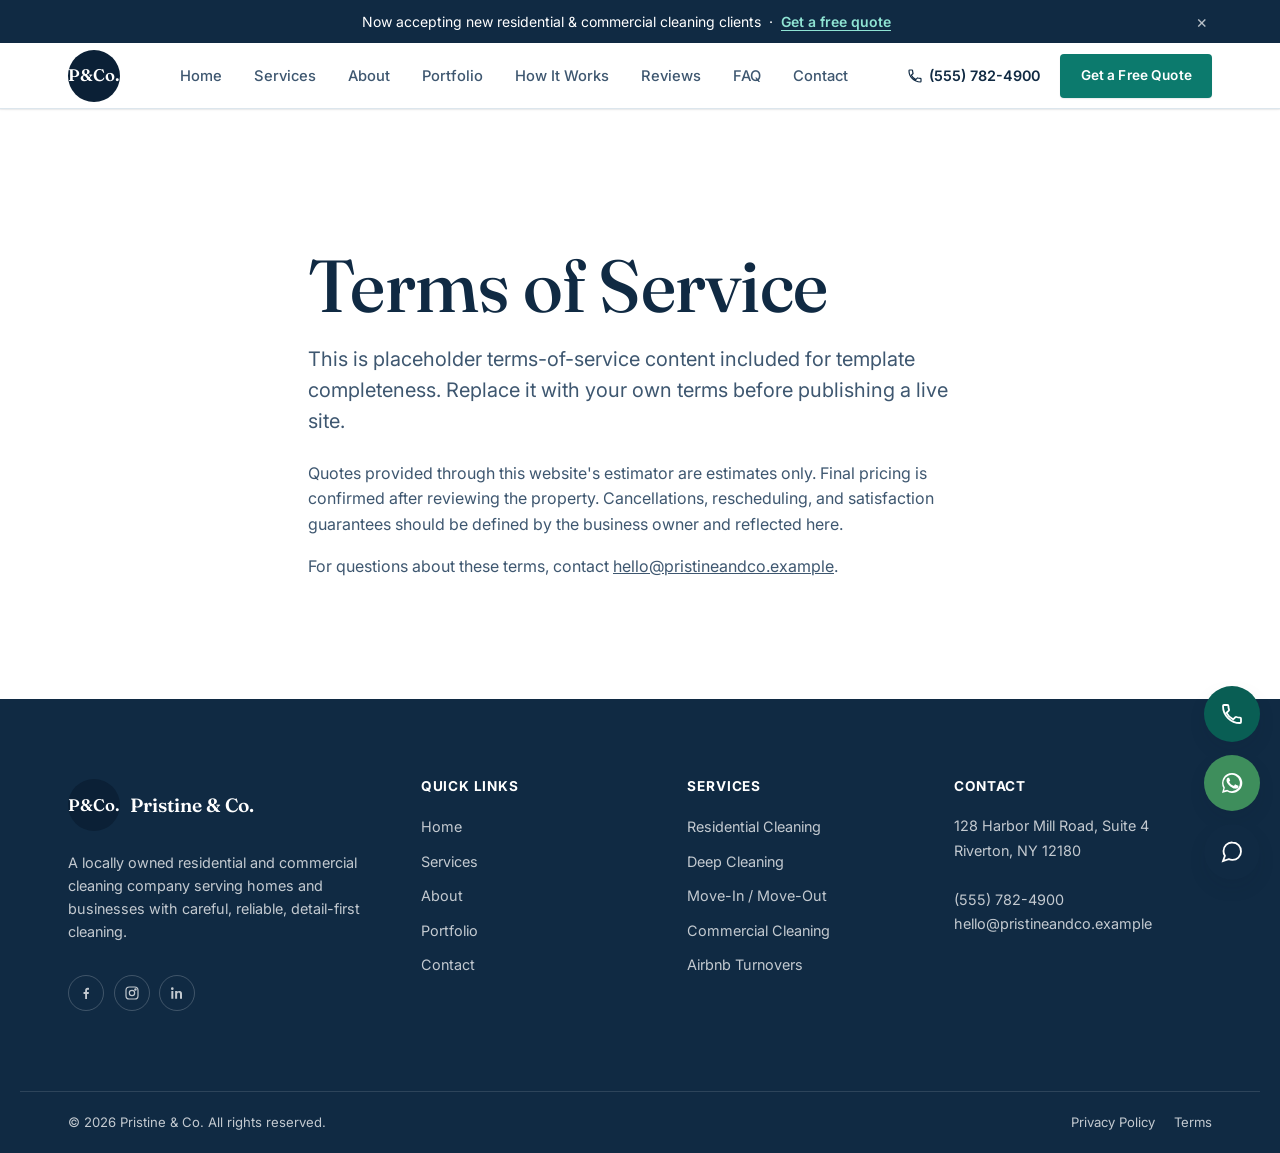
<file: terms.html>
<!DOCTYPE html>
<html lang="en">
<head>
<meta charset="UTF-8">
<meta name="viewport" content="width=device-width, initial-scale=1.0">
<title>Terms of Service | Pristine & Co.</title>
<meta name="description" content="Terms of service for Pristine & Co., a residential and commercial cleaning company serving Riverton, NY and surrounding areas.">
<link rel="canonical" href="https://example.com/terms.html">
<meta property="og:type" content="website">
<meta property="og:title" content="Pristine & Co. | Professional Cleaning Services">
<meta property="og:description" content="Trusted residential and commercial cleaning in Riverton, NY. Get a free instant quote in under a minute.">
<meta property="og:image" content="https://example.com/assets/images/hero-office-team.jpg">
<meta name="theme-color" content="#263A32">
<link rel="icon" type="image/svg+xml" href="assets/icons/favicon.svg">
<link rel="preconnect" href="https://fonts.googleapis.com">
<link rel="preconnect" href="https://fonts.gstatic.com" crossorigin>
<link href="https://fonts.googleapis.com/css2?family=Fraunces:opsz,wght@9..144,400;9..144,500;9..144,600&family=Inter:wght@400;500;600;700&display=swap" rel="stylesheet">
<link rel="stylesheet" href="css/style.css">
<script type="application/ld+json">
{
  "@context": "https://schema.org",
  "@type": "LocalBusiness",
  "name": "Pristine & Co.",
  "image": "https://example.com/assets/images/hero-office-team.jpg",
  "telephone": "+1-555-782-4900",
  "email": "hello@pristineandco.example",
  "address": {
    "@type": "PostalAddress",
    "streetAddress": "128 Harbor Mill Road, Suite 4",
    "addressLocality": "Riverton",
    "addressRegion": "NY",
    "postalCode": "12180",
    "addressCountry": "US"
  },
  "priceRange": "$$",
  "openingHours": ["Mo-Fr 07:00-19:00", "Sa 08:00-16:00"],
  "areaServed": ["Riverton", "Millbrook Heights", "Ashford", "Cedar Falls", "North Haven", "Oakdale", "Westbridge", "Thornton"]
}
</script>
</head>
<body class="no-hero">
<a class="skip-link" href="#main">Skip to main content</a>
<div class="scroll-progress" aria-hidden="true"></div>

<!-- ANNOUNCEMENT BAR -->
<div class="announce" role="region" aria-label="Announcement">
  <div class="announce__inner">
    <p>Now accepting new residential &amp; commercial cleaning clients &nbsp;·&nbsp; <a href="index.html#quote">Get a free quote</a></p>
    <button class="announce__close" aria-label="Dismiss announcement">&times;</button>
  </div>
</div>

<!-- HEADER / NAV -->
<header class="site-header">
  <nav class="navbar" data-transparent="false" aria-label="Primary">
    <div class="navbar__inner">
      <a href="index.html" class="brand" aria-label="Pristine & Co. — Home">
        <span class="brand__mark">P&amp;Co.</span>
      </a>
      <ul class="nav-links">
        <li><a href="index.html" class="nav-link">Home</a></li>
        <li><a href="services.html" class="nav-link">Services</a></li>
        <li><a href="about.html" class="nav-link">About</a></li>
        <li><a href="portfolio.html" class="nav-link">Portfolio</a></li>
        <li><a href="index.html#how-it-works" class="nav-link">How It Works</a></li>
        <li><a href="index.html#reviews" class="nav-link">Reviews</a></li>
        <li><a href="index.html#faq" class="nav-link">FAQ</a></li>
        <li><a href="contact.html" class="nav-link">Contact</a></li>
      </ul>
      <div class="nav-actions">
        <a href="tel:+15557824900" class="nav-phone" data-call-link>
          <svg viewBox="0 0 24 24" fill="none" stroke="currentColor" stroke-width="1.8" width="16" height="16"><path d="M6.6 10.8c1.4 2.8 3.8 5.2 6.6 6.6l2.2-2.2c.3-.3.7-.4 1-.2 1.1.4 2.3.6 3.6.6.6 0 1 .4 1 1V20c0 .6-.4 1-1 1C10.6 21 3 13.4 3 4c0-.6.4-1 1-1h3.4c.6 0 1 .4 1 1 0 1.3.2 2.5.6 3.6.1.4 0 .8-.2 1L6.6 10.8Z"/></svg>
          <span data-phone-display>(555) 782-4900</span>
        </a>
        <a href="index.html#quote" class="btn btn-primary btn-sm">Get a Free Quote</a>
        <button class="nav-toggle" aria-label="Open menu" aria-expanded="false" aria-controls="mobile-menu">
          <span class="nav-toggle__bars"><span></span><span></span><span></span></span>
        </button>
      </div>
    </div>
  </nav>
</header>

<!-- MOBILE MENU -->
<div class="mobile-menu" id="mobile-menu">
  <div class="mobile-menu__backdrop"></div>
  <div class="mobile-menu__panel">
    <button class="mobile-menu__close" aria-label="Close menu">
      <svg viewBox="0 0 24 24" fill="none" stroke="currentColor" stroke-width="2" width="22" height="22"><path d="M6 6l12 12M18 6 6 18"/></svg>
    </button>
    <nav class="mobile-menu__links" aria-label="Mobile">
      <a href="index.html">Home</a>
      <a href="services.html">Services</a>
      <a href="about.html">About</a>
      <a href="portfolio.html">Portfolio</a>
      <a href="index.html#how-it-works">How It Works</a>
      <a href="index.html#reviews">Reviews</a>
      <a href="index.html#faq">FAQ</a>
      <a href="contact.html">Contact</a>
    </nav>
    <div class="mobile-menu__cta">
      <a href="index.html#quote" class="btn btn-primary btn-block">Get a Free Quote</a>
      <a href="tel:+15557824900" class="btn btn-outline btn-block" data-call-link>Call Us</a>
    </div>
    <div class="mobile-menu__contact">
      Talk to us directly
      <a href="tel:+15557824900" data-call-link data-phone-display>(555) 782-4900</a>
    </div>
  </div>
</div>

<main id="main" class="no-hero-page">
  <section class="section" style="padding-top: calc(var(--nav-h) + var(--space-lg));">
    <div class="container" style="max-width: 760px;">
      <h1>Terms of Service</h1>
      <p class="lead" style="margin-top:1rem;">This is placeholder terms-of-service content included for template completeness. Replace it with your own terms before publishing a live site.</p>
      <p style="margin-top:1.5rem; color:var(--color-ink-soft);">Quotes provided through this website's estimator are estimates only. Final pricing is confirmed after reviewing the property. Cancellations, rescheduling, and satisfaction guarantees should be defined by the business owner and reflected here.</p>
      <p style="margin-top:1rem; color:var(--color-ink-soft);">For questions about these terms, contact <a href="mailto:hello@pristineandco.example" style="text-decoration:underline;">hello@pristineandco.example</a>.</p>
    </div>
  </section>
</main>

<!-- FOOTER -->
<footer class="site-footer">
  <div class="container footer-top">
    <div class="footer-brand">
      <a href="index.html" class="brand"><span class="brand__mark">P&amp;Co.</span><span class="brand__name">Pristine &amp; Co.</span></a>
      <p>A locally owned residential and commercial cleaning company serving homes and businesses with careful, reliable, detail-first cleaning.</p>
      <div class="footer-social">
        <a href="https://facebook.com/" aria-label="Facebook" target="_blank" rel="noopener"><svg viewBox="0 0 24 24" fill="currentColor"><path d="M13.5 21v-7.5H16l.4-3H13.5V8.4c0-.87.24-1.46 1.5-1.46H16.5V4.34C16.24 4.3 15.36 4.2 14.34 4.2c-2.13 0-3.59 1.3-3.59 3.68v2.62H8.3v3h2.45V21h2.75Z"/></svg></a>
        <a href="https://instagram.com/" aria-label="Instagram" target="_blank" rel="noopener"><svg viewBox="0 0 24 24" fill="none" stroke="currentColor" stroke-width="1.8"><rect x="3" y="3" width="18" height="18" rx="5"/><circle cx="12" cy="12" r="4"/><circle cx="17.2" cy="6.8" r="1"/></svg></a>
        <a href="https://linkedin.com/" aria-label="LinkedIn" target="_blank" rel="noopener"><svg viewBox="0 0 24 24" fill="currentColor"><path d="M4.98 3.5a2 2 0 1 1 0 4 2 2 0 0 1 0-4ZM3.5 9h3v11.5h-3V9Zm6.5 0h2.9v1.6h.04c.4-.76 1.4-1.6 2.9-1.6 3.1 0 3.66 2 3.66 4.6v6.9h-3v-6.1c0-1.46-.03-3.3-2-3.3-2 0-2.3 1.6-2.3 3.2v6.2h-3V9Z"/></svg></a>
      </div>
    </div>
    <div class="footer-col">
      <h4>Quick Links</h4>
      <ul>
        <li><a href="index.html">Home</a></li>
        <li><a href="services.html">Services</a></li>
        <li><a href="about.html">About</a></li>
        <li><a href="portfolio.html">Portfolio</a></li>
        <li><a href="contact.html">Contact</a></li>
      </ul>
    </div>
    <div class="footer-col">
      <h4>Services</h4>
      <ul>
        <li><a href="services.html#residential">Residential Cleaning</a></li>
        <li><a href="services.html#deep">Deep Cleaning</a></li>
        <li><a href="services.html#moveinout">Move-In / Move-Out</a></li>
        <li><a href="services.html#commercial">Commercial Cleaning</a></li>
        <li><a href="services.html#airbnb">Airbnb Turnovers</a></li>
      </ul>
    </div>
    <div class="footer-col">
      <h4>Contact</h4>
      <address>
        128 Harbor Mill Road, Suite 4<br>Riverton, NY 12180<br><br>
        <a href="tel:+15557824900" data-call-link data-phone-display>(555) 782-4900</a><br>
        <a href="mailto:hello@pristineandco.example">hello@pristineandco.example</a>
      </address>
    </div>
  </div>
  <div class="container footer-bottom">
    <p>&copy; <span data-year></span> Pristine &amp; Co. All rights reserved.</p>
    <div class="footer-bottom-links">
      <a href="privacy.html">Privacy Policy</a>
      <a href="terms.html">Terms</a>
    </div>
  </div>
</footer>

<!-- FLOATING WIDGETS -->
<div class="float-stack">
  <button class="back-to-top" aria-label="Back to top">
    <svg viewBox="0 0 24 24" fill="none" stroke="currentColor" stroke-width="2"><path d="M12 19V5M5 12l7-7 7 7"/></svg>
  </button>
  <a class="float-btn float-btn--call" href="tel:+15557824900" data-call-link aria-label="Call Pristine & Co.">
    <span class="float-btn__tip">Call Us</span>
    <svg viewBox="0 0 24 24" fill="none" stroke="currentColor" stroke-width="1.8"><path d="M6.6 10.8c1.4 2.8 3.8 5.2 6.6 6.6l2.2-2.2c.3-.3.7-.4 1-.2 1.1.4 2.3.6 3.6.6.6 0 1 .4 1 1V20c0 .6-.4 1-1 1C10.6 21 3 13.4 3 4c0-.6.4-1 1-1h3.4c.6 0 1 .4 1 1 0 1.3.2 2.5.6 3.6.1.4 0 .8-.2 1L6.6 10.8Z"/></svg>
  </a>
  <a class="float-btn float-btn--whatsapp" href="#" target="_blank" rel="noopener" data-whatsapp-link aria-label="Message us on WhatsApp">
    <span class="float-btn__tip">WhatsApp</span>
    <svg viewBox="0 0 24 24" fill="currentColor"><path d="M17.5 14.4c-.3-.1-1.7-.9-2-1-.3-.1-.5-.1-.6.1-.2.3-.7 1-.9 1.2-.2.2-.3.2-.6.1-.3-.1-1.3-.5-2.4-1.5-.9-.8-1.5-1.8-1.7-2.1-.2-.3 0-.5.1-.6.1-.1.3-.3.4-.5.1-.1.2-.3.3-.4.1-.2 0-.4 0-.5 0-.1-.6-1.5-.8-2-.2-.5-.4-.4-.6-.4h-.5c-.2 0-.5.1-.7.3-.3.3-1 1-1 2.4s1 2.8 1.2 3c.1.2 2.1 3.2 5 4.4.7.3 1.3.5 1.7.6.7.2 1.4.2 1.9.1.6-.1 1.7-.7 2-1.4.2-.7.2-1.2.2-1.4-.1-.1-.3-.2-.5-.3Z"/><path d="M12 2a10 10 0 0 0-8.6 15L2 22l5.2-1.4A10 10 0 1 0 12 2Zm0 18.2c-1.6 0-3.2-.4-4.5-1.2l-.3-.2-3.1.8.8-3-.2-.3A8.2 8.2 0 1 1 12 20.2Z"/></svg>
  </a>
  <button class="float-btn float-btn--chat" data-chat-launcher aria-label="Open chat assistant" aria-expanded="false">
    <span class="float-btn__tip">Need Help?</span>
    <svg viewBox="0 0 24 24" fill="none" stroke="currentColor" stroke-width="1.8"><path d="M21 11.5a8.4 8.4 0 0 1-8.9 8.4 8.9 8.9 0 0 1-3.4-.7L3 21l1.9-5.2A8.3 8.3 0 0 1 3.5 11a8.4 8.4 0 0 1 8.9-8.5 8.6 8.6 0 0 1 8.6 9Z"/></svg>
  </button>
</div>

<!-- CHATBOT PANEL -->
<div class="chat-panel" data-chat-panel role="dialog" aria-label="Chat assistant" aria-hidden="true">
  <div class="chat-panel__header">
    <strong>Pristine &amp; Co.</strong>
    <button class="chat-panel__close" aria-label="Close chat"><svg viewBox="0 0 24 24" fill="none" stroke="currentColor" stroke-width="2"><path d="M6 6l12 12M18 6 6 18"/></svg></button>
  </div>
  <div class="chat-panel__body"></div>
</div>

<script src="js/config.js"></script>
<script src="js/main.js"></script>
</body>
</html>
</file>
<file: css/style.css>
/* =========================================================================
   PRISTINE & CO. — TEMPLATE STYLESHEET
   A premium, editorial cleaning-business design system.
   Palette: deep forest ink + warm paper + muted sage + brass accent.
   Type: Fraunces (display serif) paired with Inter (body/UI).
   ========================================================================= */

/* -------------------------------------------------------------------------
   1. DESIGN TOKENS
   ------------------------------------------------------------------------- */
:root {
  /* Color — professional navy / blue / teal palette (no gold) */
  --color-ink: #102A43;          /* deep navy — primary text / dark sections */
  --color-ink-soft: #3E5770;     /* secondary text on light bg (AA on white) */
  --color-paper: #FFFFFF;        /* page background — bright white */
  --color-paper-dim: #F1F6F9;    /* alternating section background — light blue-grey */
  --color-sage: #1D6FA5;         /* primary brand color — professional blue */
  --color-sage-deep: #0B2036;    /* deep brand / dark sections — near-navy */
  --color-sage-mist: #E4EFF6;    /* tinted surface — light blue */
  --color-brass: #0C7A6D;        /* accent / CTA — teal */
  --color-brass-deep: #095E54;   /* accent hover — deeper teal */
  --color-brass-light: #8FE3D3;  /* light accent for dark bg — mint/teal */
  --color-line: #DCE6ED;         /* hairline borders on light bg */
  --color-line-dark: rgba(255,255,255,0.16);
  --color-white: #FFFFFF;
  --color-error: #B3432B;
  --color-success: #1F8A55;

  /* Typography */
  --font-display: "Fraunces", "Iowan Old Style", Georgia, serif;
  --font-body: "Inter", -apple-system, BlinkMacSystemFont, "Segoe UI", sans-serif;

  --fs-h1: clamp(2.6rem, 4.6vw + 1rem, 4.6rem);
  --fs-h2: clamp(2rem, 2.6vw + 1rem, 3rem);
  --fs-h3: clamp(1.4rem, 1vw + 1rem, 1.9rem);
  --fs-h4: 1.2rem;
  --fs-lead: clamp(1.05rem, 0.6vw + 0.9rem, 1.25rem);
  --fs-body: 1rem;
  --fs-small: 0.875rem;
  --fs-eyebrow: 0.8rem;

  /* Spacing scale */
  --space-3xs: 0.25rem;
  --space-2xs: 0.5rem;
  --space-xs: 0.75rem;
  --space-sm: 1.25rem;
  --space-md: 2rem;
  --space-lg: 3.25rem;
  --space-xl: 5rem;
  --space-2xl: 7.5rem;

  /* Layout */
  --container-w: 1240px;
  --container-pad: clamp(1.25rem, 4vw, 3rem);
  --radius-sm: 4px;
  --radius-md: 8px;
  --radius-lg: 14px;
  --shadow-sm: 0 1px 2px rgba(9,25,42,0.06), 0 1px 1px rgba(9,25,42,0.04);
  --shadow-md: 0 8px 24px -8px rgba(9,25,42,0.18);
  --shadow-lg: 0 24px 60px -20px rgba(9,25,42,0.28);

  --ease: cubic-bezier(0.22, 0.61, 0.36, 1);
  --dur-fast: 180ms;
  --dur-med: 340ms;
  --dur-slow: 620ms;

  --nav-h: 84px;
  --nav-h-scrolled: 66px;
  --announce-h: 40px;
}

/* -------------------------------------------------------------------------
   2. RESET
   ------------------------------------------------------------------------- */
*, *::before, *::after { box-sizing: border-box; }
html { scroll-behavior: smooth; scroll-padding-top: calc(var(--nav-h-scrolled) + 12px); }
body, h1, h2, h3, h4, p, figure, blockquote { margin: 0; }
ul, ol { margin: 0; padding: 0; list-style: none; }
img, picture, svg { display: block; max-width: 100%; }
button, input, select, textarea { font: inherit; color: inherit; }
button { cursor: pointer; background: none; border: none; }
a { color: inherit; text-decoration: none; }
:focus-visible { outline: 2px solid var(--color-brass); outline-offset: 3px; border-radius: 2px; }
::selection { background: var(--color-brass-light); color: var(--color-ink); }

body {
  font-family: var(--font-body);
  font-size: var(--fs-body);
  line-height: 1.6;
  color: var(--color-ink);
  background: var(--color-paper);
  -webkit-font-smoothing: antialiased;
  overflow-x: hidden;
}

.no-scroll { overflow: hidden; }

@media (prefers-reduced-motion: reduce) {
  html { scroll-behavior: auto; }
  *, *::before, *::after {
    animation-duration: 0.001ms !important;
    animation-iteration-count: 1 !important;
    transition-duration: 0.001ms !important;
    scroll-behavior: auto !important;
  }
}

/* -------------------------------------------------------------------------
   3. TYPOGRAPHY
   ------------------------------------------------------------------------- */
h1, h2, h3, h4 {
  font-family: var(--font-display);
  font-weight: 600;
  line-height: 1.12;
  letter-spacing: -0.01em;
  color: var(--color-ink);
}
h1 { font-size: var(--fs-h1); font-weight: 500; }
h2 { font-size: var(--fs-h2); }
h3 { font-size: var(--fs-h3); }
h4 { font-size: var(--fs-h4); font-weight: 600; }

.lead { font-size: var(--fs-lead); color: var(--color-ink-soft); line-height: 1.55; }
.text-soft { color: var(--color-ink-soft); }

.eyebrow {
  display: inline-flex;
  align-items: center;
  gap: 0.5em;
  font-size: var(--fs-eyebrow);
  font-weight: 600;
  letter-spacing: 0.14em;
  text-transform: uppercase;
  color: var(--color-brass-deep);
  margin-bottom: var(--space-xs);
}
.eyebrow::before {
  content: "";
  width: 22px;
  height: 1px;
  background: currentColor;
}

.section-head {
  max-width: 640px;
  margin-bottom: var(--space-lg);
}
.section-head.center { margin-inline: auto; text-align: center; }
.section-head p { margin-top: var(--space-xs); }

/* -------------------------------------------------------------------------
   4. LAYOUT HELPERS
   ------------------------------------------------------------------------- */
.container {
  width: 100%;
  max-width: var(--container-w);
  margin-inline: auto;
  padding-inline: var(--container-pad);
}
.section { padding-block: var(--space-2xl); position: relative; }
.section--tight { padding-block: var(--space-xl); }
.section--dark { background: var(--color-sage-deep); color: var(--color-paper); }
.section--dark h2, .section--dark h3, .section--dark h4 { color: var(--color-paper); }
.section--dark .eyebrow { color: var(--color-paper); }
.section--dim { background: var(--color-paper-dim); }
.section--sage { background: var(--color-sage); color: var(--color-paper); }
.section--sage h2 { color: var(--color-paper); }

.grid { display: grid; gap: var(--space-md); min-width: 0; }
.grid > * { min-width: 0; }
.grid-2 { grid-template-columns: repeat(2, 1fr); }
.grid-3 { grid-template-columns: repeat(3, 1fr); }
.grid-4 { grid-template-columns: repeat(4, 1fr); }

@media (max-width: 980px) {
  .grid-3, .grid-4 { grid-template-columns: repeat(2, 1fr); }
}
@media (max-width: 620px) {
  .grid-2, .grid-3, .grid-4 { grid-template-columns: 1fr; }
}

.visually-hidden {
  position: absolute; width: 1px; height: 1px; padding: 0; margin: -1px;
  overflow: hidden; clip: rect(0,0,0,0); white-space: nowrap; border: 0;
}

.skip-link {
  position: absolute; left: 1rem; top: -50px; z-index: 999;
  background: var(--color-ink); color: var(--color-paper);
  padding: 0.7rem 1.1rem; border-radius: var(--radius-sm);
  transition: top var(--dur-fast) var(--ease);
}
.skip-link:focus { top: 1rem; }

/* -------------------------------------------------------------------------
   5. BUTTONS
   ------------------------------------------------------------------------- */
.btn {
  display: inline-flex;
  align-items: center;
  justify-content: center;
  gap: 0.55rem;
  padding: 0.95rem 1.7rem;
  font-size: 0.95rem;
  font-weight: 600;
  letter-spacing: 0.01em;
  border-radius: var(--radius-sm);
  border: 1px solid transparent;
  transition: transform var(--dur-fast) var(--ease), box-shadow var(--dur-fast) var(--ease),
              background-color var(--dur-fast) var(--ease), color var(--dur-fast) var(--ease),
              border-color var(--dur-fast) var(--ease);
  white-space: nowrap;
}
.btn:active { transform: translateY(1px); }

.btn-primary {
  background: var(--color-brass);
  color: var(--color-white);
  box-shadow: var(--shadow-sm);
}
.btn-primary:hover { background: var(--color-brass-deep); box-shadow: var(--shadow-md); transform: translateY(-2px); }

.btn-dark {
  background: var(--color-ink);
  color: var(--color-paper);
}
.btn-dark:hover { background: var(--color-sage-deep); transform: translateY(-2px); box-shadow: var(--shadow-md); }

.btn-outline {
  background: transparent;
  border-color: currentColor;
  color: var(--color-ink);
}
.btn-outline:hover { background: var(--color-ink); color: var(--color-paper); transform: translateY(-2px); }

.btn-outline-light { border-color: rgba(255,255,255,0.55); color: var(--color-paper); }
.btn-outline-light:hover { background: var(--color-paper); color: var(--color-ink); }

.btn-ghost {
  padding: 0.5rem 0;
  color: var(--color-sage-deep);
  font-weight: 600;
  border-bottom: 1px solid var(--color-brass);
  border-radius: 0;
}
.btn-ghost:hover { color: var(--color-brass-deep); gap: 0.8rem; }

.btn-sm { padding: 0.65rem 1.2rem; font-size: 0.85rem; }
.btn-block { width: 100%; }
.btn[disabled] { opacity: 0.5; cursor: not-allowed; transform: none !important; }

/* -------------------------------------------------------------------------
   6. TOP ANNOUNCEMENT BAR
   ------------------------------------------------------------------------- */
.announce {
  background: var(--color-ink);
  color: var(--color-paper);
  font-size: var(--fs-small);
  padding-block: 0.7rem;
  display: flex;
  align-items: center;
  animation: slideDown 500ms var(--ease) both;
}
.announce__inner {
  width: 100%;
  max-width: var(--container-w);
  margin-inline: auto;
  padding-inline: var(--container-pad);
  padding-right: calc(var(--container-pad) + 1.75rem);
  display: flex;
  align-items: center;
  justify-content: center;
  gap: var(--space-sm);
  position: relative;
}
.announce p { text-align: center; line-height: 1.5; }
.announce a { color: var(--color-brass-light); font-weight: 600; border-bottom: 1px solid currentColor; white-space: nowrap; }
.announce__close {
  position: absolute;
  right: var(--container-pad);
  top: 50%;
  transform: translateY(-50%);
  font-size: 1.1rem;
  line-height: 1;
  padding: 0.25rem;
  opacity: 0.7;
}
.announce__close:hover { opacity: 1; }
.announce.is-hidden { display: none; }

@media (max-width: 560px) {
  .announce { padding-block: 0.6rem; }
  .announce__inner { padding-right: calc(var(--container-pad) + 1.5rem); }
  .announce p { font-size: 0.8rem; }
}

@keyframes slideDown {
  from { transform: translateY(-100%); opacity: 0; }
  to { transform: translateY(0); opacity: 1; }
}

/* -------------------------------------------------------------------------
   7. NAVIGATION
   ------------------------------------------------------------------------- */
.site-header {
  position: sticky;
  top: 0;
  z-index: 200;
  width: 100%;
}
.navbar {
  height: var(--nav-h);
  display: flex;
  align-items: center;
  background: transparent;
  transition: height var(--dur-med) var(--ease), background-color var(--dur-med) var(--ease),
              box-shadow var(--dur-med) var(--ease), border-color var(--dur-med) var(--ease);
  border-bottom: 1px solid transparent;
}
.navbar.is-transparent { background: transparent; }
.navbar.is-solid {
  height: var(--nav-h-scrolled);
  background: rgba(255,255,255,0.92);
  backdrop-filter: blur(10px);
  box-shadow: var(--shadow-sm);
  border-bottom: 1px solid var(--color-line);
}
body.no-hero .navbar { background: rgba(255,255,255,0.92); backdrop-filter: blur(10px); border-bottom: 1px solid var(--color-line); }

.navbar__inner {
  width: 100%;
  max-width: var(--container-w);
  margin-inline: auto;
  padding-inline: var(--container-pad);
  display: flex;
  align-items: center;
  justify-content: space-between;
  gap: var(--space-md);
}

.brand { display: flex; align-items: center; gap: 0.65rem; }
.brand__mark {
  width: 52px; height: 52px;
  border-radius: 50%;
  background: var(--color-sage-deep);
  color: var(--color-paper);
  display: flex; align-items: center; justify-content: center;
  font-family: var(--font-display);
  font-weight: 600;
  font-size: 1.05rem;
  flex-shrink: 0;
}
.brand__name {
  font-family: var(--font-display);
  font-weight: 600;
  font-size: 1.2rem;
  color: var(--color-ink);
}
.navbar.is-transparent .brand__name,
.navbar.is-transparent .nav-link { color: var(--color-paper); }
.navbar.is-transparent .brand__mark { background: rgba(255,255,255,0.16); }

.nav-links {
  display: flex;
  align-items: center;
  gap: var(--space-md);
  list-style: none;
}
.nav-link {
  font-size: 0.92rem;
  font-weight: 500;
  color: var(--color-ink-soft);
  position: relative;
  padding: 0.3rem 0;
  transition: color var(--dur-fast) var(--ease);
}
.nav-link::after {
  content: "";
  position: absolute;
  left: 0; right: 100%; bottom: -2px;
  height: 1.5px;
  background: currentColor;
  transition: right var(--dur-med) var(--ease);
}
.nav-link:hover { color: var(--color-brass-deep); }
.nav-link:hover::after { right: 0; }
.nav-link.is-active { color: var(--color-brass-deep); font-weight: 600; }

.navbar.is-transparent .nav-link:hover { color: var(--color-brass-light); }

.nav-actions { display: flex; align-items: center; gap: var(--space-sm); }
.nav-phone {
  display: flex; align-items: center; gap: 0.4rem;
  font-size: 0.9rem; font-weight: 600;
}
.nav-phone svg { width: 16px; height: 16px; }

.nav-toggle {
  display: none;
  width: 42px; height: 42px;
  align-items: center; justify-content: center;
  border-radius: var(--radius-sm);
}
.nav-toggle__bars { position: relative; width: 20px; height: 14px; }
.nav-toggle__bars span {
  position: absolute; left: 0; width: 100%; height: 2px;
  background: currentColor; border-radius: 2px;
  transition: transform var(--dur-med) var(--ease), opacity var(--dur-fast) var(--ease), top var(--dur-med) var(--ease);
}
.nav-toggle__bars span:nth-child(1) { top: 0; }
.nav-toggle__bars span:nth-child(2) { top: 6px; }
.nav-toggle__bars span:nth-child(3) { top: 12px; }
.nav-toggle[aria-expanded="true"] .nav-toggle__bars span:nth-child(1) { top: 6px; transform: rotate(45deg); }
.nav-toggle[aria-expanded="true"] .nav-toggle__bars span:nth-child(2) { opacity: 0; }
.nav-toggle[aria-expanded="true"] .nav-toggle__bars span:nth-child(3) { top: 6px; transform: rotate(-45deg); }

@media (max-width: 980px) {
  .nav-links, .nav-phone { display: none; }
  .nav-toggle { display: flex; }
  .navbar.is-transparent .nav-toggle { color: var(--color-paper); }
}

/* Mobile menu panel */
.mobile-menu {
  position: fixed;
  inset: 0;
  z-index: 300;
  visibility: hidden;
}
.mobile-menu__backdrop {
  position: absolute; inset: 0;
  background: rgba(9,25,42,0.5);
  opacity: 0;
  transition: opacity var(--dur-med) var(--ease);
}
.mobile-menu__panel {
  position: absolute; top: 0; right: 0; bottom: 0;
  width: min(360px, 88vw);
  background: var(--color-paper);
  box-shadow: var(--shadow-lg);
  padding: var(--space-lg) var(--space-md);
  transform: translateX(100%);
  transition: transform var(--dur-med) var(--ease);
  display: flex; flex-direction: column;
  overflow-y: auto;
}
.mobile-menu.is-open { visibility: visible; }
.mobile-menu.is-open .mobile-menu__backdrop { opacity: 1; }
.mobile-menu.is-open .mobile-menu__panel { transform: translateX(0); }
.mobile-menu__close { align-self: flex-end; width: 40px; height: 40px; }
.mobile-menu__links { display: flex; flex-direction: column; gap: 0.2rem; margin-top: var(--space-md); }
.mobile-menu__links a {
  padding: 0.85rem 0.25rem;
  font-family: var(--font-display);
  font-size: 1.3rem;
  border-bottom: 1px solid var(--color-line);
}
.mobile-menu__cta { margin-top: var(--space-md); display: flex; flex-direction: column; gap: 0.75rem; }
.mobile-menu__contact { margin-top: auto; padding-top: var(--space-md); font-size: 0.9rem; color: var(--color-ink-soft); }
.mobile-menu__contact a { display: block; margin-top: 0.35rem; font-weight: 600; color: var(--color-ink); }

/* -------------------------------------------------------------------------
   8. SCROLL PROGRESS
   ------------------------------------------------------------------------- */
.scroll-progress {
  position: fixed; top: 0; left: 0; height: 2px;
  background: var(--color-brass);
  width: 0%;
  z-index: 400;
  transition: width 80ms linear;
}

/* -------------------------------------------------------------------------
   9. HERO
   ------------------------------------------------------------------------- */
.hero {
  position: relative;
  min-height: 92vh;
  display: flex;
  align-items: center;
  color: var(--color-paper);
  overflow: hidden;
  margin-top: calc(var(--nav-h) * -1);
  padding-top: var(--nav-h);
}
.hero__media { position: absolute; inset: 0; z-index: 0; }
.hero__media img { width: 100%; height: 100%; object-fit: cover; }
.hero__media::after {
  content: "";
  position: absolute; inset: 0;
  background: linear-gradient(180deg, rgba(9,25,42,0.5) 0%, rgba(9,25,42,0.32) 45%, rgba(9,25,42,0.66) 100%);
}
.hero__content {
  position: relative; z-index: 1;
  width: 100%; max-width: var(--container-w); margin-inline: auto;
  padding-inline: var(--container-pad);
  padding-block: var(--space-2xl) var(--space-xl);
  max-width: 720px;
}
.hero .eyebrow { color: var(--color-brass-light); }
.hero h1 { color: var(--color-white); opacity: 0; animation: revealUp var(--dur-slow) var(--ease) 250ms both; }
.hero__lead { margin-top: var(--space-sm); max-width: 560px; color: rgba(255,255,255,0.88); font-size: var(--fs-lead);
  opacity: 0; animation: revealUp var(--dur-slow) var(--ease) 420ms both; }
.hero__actions { display: flex; flex-wrap: wrap; gap: 1rem; margin-top: var(--space-md);
  opacity: 0; animation: revealUp var(--dur-slow) var(--ease) 580ms both; }

.hero__trust {
  margin-top: var(--space-lg);
  display: flex; flex-wrap: wrap; gap: 1.5rem 2.2rem;
  opacity: 0; animation: revealUp var(--dur-slow) var(--ease) 740ms both;
}
.hero__trust-item { display: flex; align-items: center; gap: 0.55rem; font-size: 0.88rem; font-weight: 500; }
.hero__trust-item svg { width: 18px; height: 18px; color: var(--color-brass-light); flex-shrink: 0; }

@keyframes revealUp {
  from { opacity: 0; transform: translateY(16px); }
  to { opacity: 1; transform: translateY(0); }
}

/* Page hero (secondary pages) */
.page-hero {
  position: relative;
  min-height: 52vh;
  display: flex;
  align-items: flex-end;
  color: var(--color-white);
  overflow: hidden;
  margin-top: calc(var(--nav-h) * -1);
  padding-top: var(--nav-h);
}
.page-hero__media { position: absolute; inset: 0; }
.page-hero__media img { width: 100%; height: 100%; object-fit: cover; }
.page-hero__media::after {
  content: ""; position: absolute; inset: 0;
  background: linear-gradient(180deg, rgba(9,25,42,0.38) 0%, rgba(9,25,42,0.62) 100%);
}
.page-hero__content { position: relative; z-index: 1; width: 100%; max-width: var(--container-w);
  margin-inline: auto; padding-inline: var(--container-pad); padding-bottom: var(--space-xl); max-width: 700px; }
.page-hero .eyebrow { color: var(--color-brass-light); }
.page-hero h1 { color: var(--color-white); }
.page-hero p { margin-top: var(--space-xs); color: rgba(255,255,255,0.88); font-size: var(--fs-lead); max-width: 560px; }
.page-hero__crumb { margin-top: var(--space-sm); font-size: 0.85rem; color: rgba(255,255,255,0.7); }
.page-hero__crumb a { color: var(--color-brass-light); }

/* -------------------------------------------------------------------------
   10. TRUST STRIP
   ------------------------------------------------------------------------- */
.trust-strip { background: var(--color-paper-dim); border-bottom: 1px solid var(--color-line); }
.trust-strip__inner {
  display: flex; flex-wrap: wrap; align-items: center; justify-content: space-between;
  gap: var(--space-md) var(--space-lg);
  padding-block: var(--space-md);
}
.trust-strip__label { font-size: 0.85rem; color: var(--color-ink-soft); font-weight: 500; }
.trust-strip__items { display: flex; flex-wrap: wrap; gap: 1.8rem 2.4rem; }
.trust-strip__item {
  display: flex; align-items: center; gap: 0.6rem;
  font-size: 0.92rem; font-weight: 600; color: var(--color-sage-deep);
}
.trust-strip__item svg { width: 20px; height: 20px; color: var(--color-brass); }

/* -------------------------------------------------------------------------
   11. SERVICE CARDS
   ------------------------------------------------------------------------- */
.service-card {
  background: var(--color-white);
  border: 1px solid var(--color-line);
  border-radius: var(--radius-md);
  overflow: hidden;
  display: flex; flex-direction: column;
  transition: transform var(--dur-med) var(--ease), box-shadow var(--dur-med) var(--ease), border-color var(--dur-med) var(--ease);
}
.service-card:hover { transform: translateY(-6px); box-shadow: var(--shadow-md); border-color: transparent; }
.service-card__media { aspect-ratio: 4/3; overflow: hidden; }
.service-card__media img { width: 100%; height: 100%; object-fit: cover; transition: transform var(--dur-slow) var(--ease); }
.service-card:hover .service-card__media img { transform: scale(1.06); }
.service-card__body { padding: var(--space-sm); display: flex; flex-direction: column; gap: 0.6rem; flex: 1; }
.service-card__icon {
  width: 42px; height: 42px; border-radius: 50%;
  background: var(--color-sage-mist); color: var(--color-sage-deep);
  display: flex; align-items: center; justify-content: center;
  margin-top: -3.2rem; margin-bottom: 0.6rem;
  border: 4px solid var(--color-white);
  position: relative; z-index: 1;
}
.service-card__icon svg { width: 20px; height: 20px; }
.service-card h3 { font-size: 1.25rem; }
.service-card p { color: var(--color-ink-soft); font-size: 0.95rem; }
.service-card__link {
  margin-top: auto; padding-top: 0.4rem;
  display: inline-flex; align-items: center; gap: 0.4rem;
  font-size: 0.88rem; font-weight: 600; color: var(--color-brass-deep);
}
.service-card__link svg { width: 14px; height: 14px; transition: transform var(--dur-fast) var(--ease); }
.service-card__link:hover svg { transform: translateX(3px); }

/* -------------------------------------------------------------------------
   12. SERVICE SELECTOR (interactive)
   ------------------------------------------------------------------------- */
.selector {
  display: grid;
  grid-template-columns: repeat(6, 1fr);
  gap: 0.85rem;
}
@media (max-width: 900px) { .selector { grid-template-columns: repeat(3, 1fr); } }
@media (max-width: 520px) { .selector { grid-template-columns: repeat(2, 1fr); } }

.selector__btn {
  border: 1px solid var(--color-line);
  background: var(--color-white);
  border-radius: var(--radius-md);
  padding: var(--space-sm) var(--space-xs);
  display: flex; flex-direction: column; align-items: center; gap: 0.6rem;
  text-align: center;
  transition: border-color var(--dur-fast) var(--ease), transform var(--dur-fast) var(--ease), box-shadow var(--dur-fast) var(--ease);
}
.selector__btn svg { width: 26px; height: 26px; color: var(--color-sage-deep); transition: color var(--dur-fast) var(--ease); }
.selector__btn span { font-size: 0.85rem; font-weight: 600; }
.selector__btn:hover { transform: translateY(-3px); box-shadow: var(--shadow-sm); }
.selector__btn.is-active { border-color: var(--color-brass); background: var(--color-sage-mist); }
.selector__btn.is-active svg { color: var(--color-brass-deep); }

.selector__result {
  margin-top: var(--space-md);
  background: var(--color-white);
  border: 1px solid var(--color-line);
  border-radius: var(--radius-md);
  padding: var(--space-md);
  display: none;
  align-items: center;
  justify-content: space-between;
  gap: var(--space-md);
  flex-wrap: wrap;
  animation: revealUp var(--dur-med) var(--ease) both;
}
.selector__result.is-visible { display: flex; }
.selector__result p { color: var(--color-ink-soft); }
.selector__result strong { font-family: var(--font-display); font-size: 1.15rem; }

/* -------------------------------------------------------------------------
   13. QUOTE ESTIMATOR
   ------------------------------------------------------------------------- */
.quote {
  background: var(--color-white);
  border-radius: var(--radius-lg);
  box-shadow: var(--shadow-lg);
  overflow: hidden;
  max-width: 880px;
  margin-inline: auto;
}
.quote__header {
  padding: var(--space-md) var(--space-lg);
  border-bottom: 1px solid var(--color-line);
}
.quote__progress-track {
  height: 4px; background: var(--color-paper-dim); border-radius: 4px; overflow: hidden; margin-top: var(--space-xs);
}
.quote__progress-bar { height: 100%; background: var(--color-brass); width: 16.6%; transition: width var(--dur-med) var(--ease); }
.quote__steps-label { display: flex; justify-content: space-between; font-size: 0.78rem; color: var(--color-ink-soft); margin-top: 0.5rem; }

.quote__body { padding: var(--space-lg); min-height: 360px; }
.quote__step { display: none; animation: fadeStep var(--dur-med) var(--ease) both; }
.quote__step.is-active { display: block; }
@keyframes fadeStep { from { opacity: 0; transform: translateX(10px); } to { opacity: 1; transform: translateX(0); } }

.quote__step h3 { margin-bottom: 0.35rem; }
.quote__step > p.text-soft { margin-bottom: var(--space-md); }

.option-grid { display: grid; grid-template-columns: repeat(auto-fit, minmax(160px, 1fr)); gap: 0.8rem; }
.option-card {
  border: 1.5px solid var(--color-line);
  border-radius: var(--radius-md);
  padding: var(--space-sm);
  text-align: left;
  display: flex; flex-direction: column; gap: 0.4rem;
  transition: border-color var(--dur-fast) var(--ease), background-color var(--dur-fast) var(--ease), transform var(--dur-fast) var(--ease);
}
.option-card:hover { transform: translateY(-2px); border-color: var(--color-sage); }
.option-card.is-selected { border-color: var(--color-brass); background: var(--color-sage-mist); }
.option-card__icon { width: 30px; height: 30px; color: var(--color-sage-deep); }
.option-card strong { font-size: 0.95rem; }
.option-card small { color: var(--color-ink-soft); font-size: 0.8rem; }

.form-grid { display: grid; grid-template-columns: repeat(2, 1fr); gap: var(--space-sm); min-width: 0; }
.form-grid > * { min-width: 0; }
@media (max-width: 620px) { .form-grid { grid-template-columns: 1fr; } }
.field { display: flex; flex-direction: column; gap: 0.4rem; }
.field.full { grid-column: 1 / -1; }
.field label { font-size: 0.85rem; font-weight: 600; }
.field input, .field select, .field textarea {
  border: 1.5px solid var(--color-line);
  border-radius: var(--radius-sm);
  padding: 0.75rem 0.9rem;
  background: var(--color-paper);
  transition: border-color var(--dur-fast) var(--ease), box-shadow var(--dur-fast) var(--ease);
}
.field input:focus, .field select:focus, .field textarea:focus {
  border-color: var(--color-brass); box-shadow: 0 0 0 3px rgba(169,130,79,0.15); outline: none;
}
.field textarea { resize: vertical; min-height: 90px; }
.field.has-error input, .field.has-error select, .field.has-error textarea { border-color: var(--color-error); }
.field__error { font-size: 0.78rem; color: var(--color-error); display: none; }
.field.has-error .field__error { display: block; }

.quote__nav { display: flex; align-items: center; justify-content: space-between; padding: var(--space-md) var(--space-lg);
  border-top: 1px solid var(--color-line); background: var(--color-paper-dim); }
.quote__nav-spacer { flex: 1; }

.quote__result {
  text-align: center;
  padding: var(--space-sm) 0;
}
.quote__result .eyebrow { justify-content: center; }
.quote__result-range { font-family: var(--font-display); font-size: clamp(2.2rem, 4vw, 3.2rem); color: var(--color-sage-deep); margin: 0.4rem 0; }
.quote__result-note { font-size: 0.85rem; color: var(--color-ink-soft); max-width: 480px; margin-inline: auto; }
.quote__result-actions { display: flex; justify-content: center; gap: 1rem; flex-wrap: wrap; margin-top: var(--space-md); }
.quote__result-summary {
  margin-top: var(--space-md); text-align: left; background: var(--color-paper-dim);
  border-radius: var(--radius-md); padding: var(--space-sm) var(--space-md); font-size: 0.88rem;
}
.quote__result-summary dl { display: grid; grid-template-columns: max-content 1fr; gap: 0.35rem 1rem; }
.quote__result-summary dt { color: var(--color-ink-soft); }
.quote__result-summary dd { font-weight: 600; }

.quote__loading { display: flex; flex-direction: column; align-items: center; gap: var(--space-sm); padding: var(--space-lg) 0; }
.spinner { width: 34px; height: 34px; border-radius: 50%; border: 3px solid var(--color-line); border-top-color: var(--color-brass); animation: spin 0.8s linear infinite; }
@keyframes spin { to { transform: rotate(360deg); } }

.quote__success { text-align: center; padding: var(--space-md) 0; }
.quote__success-icon {
  width: 56px; height: 56px; border-radius: 50%; background: var(--color-sage-mist); color: var(--color-success);
  display: flex; align-items: center; justify-content: center; margin: 0 auto var(--space-sm);
}
.quote__success-icon svg { width: 28px; height: 28px; }

/* -------------------------------------------------------------------------
   14. WHY CHOOSE US
   ------------------------------------------------------------------------- */
.feature {
  display: flex; gap: var(--space-sm);
  padding: var(--space-sm) 0;
  border-bottom: 1px solid var(--color-line-dark);
}
.section--dark .feature { border-bottom: 1px solid rgba(255,255,255,0.14); }
.feature__icon {
  width: 46px; height: 46px; border-radius: 50%; flex-shrink: 0;
  background: rgba(255,255,255,0.08);
  display: flex; align-items: center; justify-content: center;
  color: var(--color-brass-light);
}
.feature__icon svg { width: 22px; height: 22px; }
.feature h4 { margin-bottom: 0.3rem; }
.feature p { font-size: 0.92rem; color: rgba(255,255,255,0.78); }

/* -------------------------------------------------------------------------
   15. BEFORE / AFTER SLIDER
   ------------------------------------------------------------------------- */
.ba-slider {
  position: relative;
  width: 100%;
  aspect-ratio: 4 / 3;
  border-radius: var(--radius-md);
  overflow: hidden;
  user-select: none;
  -webkit-user-select: none;
  touch-action: pan-y;
  background: var(--color-paper-dim);
  box-shadow: var(--shadow-md);
}
.ba-slider__figure { position: absolute; inset: 0; margin: 0; }
.ba-slider__figure img { width: 100%; height: 100%; object-fit: cover; pointer-events: none; }
.ba-slider__figure--before img { filter: saturate(0.55) brightness(0.88) contrast(0.96); }
.ba-slider__after { position: absolute; inset: 0; overflow: hidden; clip-path: inset(0 0 0 50%); will-change: clip-path; }
.ba-slider__label {
  position: absolute; top: 14px;
  font-size: 0.72rem; font-weight: 700; letter-spacing: 0.08em;
  padding: 0.3rem 0.65rem; border-radius: 3px;
  background: rgba(9,25,42,0.72); color: var(--color-paper);
  pointer-events: none;
}
.ba-slider__label--before { left: 14px; }
.ba-slider__label--after { right: 14px; }
.ba-slider__handle {
  position: absolute; top: 0; bottom: 0; left: 50%;
  width: 3px; background: var(--color-white);
  transform: translateX(-50%);
  cursor: ew-resize;
  will-change: left;
}
.ba-slider__handle::before {
  content: "";
  position: absolute; top: 0; bottom: 0; left: -14px; right: -14px;
}
.ba-slider__grip {
  position: absolute; top: 50%; left: 50%; transform: translate(-50%, -50%);
  width: 44px; height: 44px; border-radius: 50%; background: var(--color-white);
  box-shadow: var(--shadow-md);
  display: flex; align-items: center; justify-content: center; gap: 3px;
  color: var(--color-ink);
}
.ba-slider__grip svg { width: 14px; height: 14px; }

/* -------------------------------------------------------------------------
   16. STATISTICS
   ------------------------------------------------------------------------- */
.stats { display: grid; grid-template-columns: repeat(4, 1fr); gap: var(--space-md); text-align: center; }
@media (max-width: 760px) { .stats { grid-template-columns: repeat(2, 1fr); } }
.stat__value {
  font-family: var(--font-display); font-size: clamp(2.2rem, 3.4vw, 3.2rem);
  color: var(--color-paper);
}
.stat__label { margin-top: 0.4rem; font-size: 0.88rem; color: rgba(255,255,255,0.78); }

/* -------------------------------------------------------------------------
   17. PROCESS / HOW IT WORKS
   ------------------------------------------------------------------------- */
.process { display: grid; grid-template-columns: repeat(4, 1fr); gap: var(--space-md); position: relative; }
@media (max-width: 900px) { .process { grid-template-columns: repeat(2, 1fr); } }
@media (max-width: 560px) { .process { grid-template-columns: 1fr; } }
.process__step { position: relative; padding-top: var(--space-sm); }
.process__step::before {
  content: ""; position: absolute; top: 0; left: 0; width: 32px; height: 1px; background: var(--color-line);
}
.process__num { font-family: var(--font-display); font-size: 1.6rem; color: var(--color-brass); margin-bottom: 0.5rem; }
.process__step h4 { margin-bottom: 0.4rem; }
.process__step p { font-size: 0.92rem; color: var(--color-ink-soft); }

/* -------------------------------------------------------------------------
   18. TESTIMONIALS
   ------------------------------------------------------------------------- */
.testi-carousel { position: relative; max-width: 720px; margin-inline: auto; }
.testi-track { overflow: hidden; }
.testi-track__inner { display: flex; transition: transform var(--dur-slow) var(--ease); }
.testi-slide { flex: 0 0 100%; padding: 0 var(--space-2xs); }
.testi-card {
  background: var(--color-white); border: 1px solid var(--color-line); border-radius: var(--radius-md);
  padding: var(--space-lg); text-align: center;
}
.testi-card__stars { display: flex; justify-content: center; gap: 3px; margin-bottom: var(--space-sm); color: var(--color-brass); }
.testi-card__stars svg { width: 16px; height: 16px; }
.testi-card p.quote-text { font-family: var(--font-display); font-size: 1.25rem; line-height: 1.5; color: var(--color-ink); }
.testi-card__author { margin-top: var(--space-sm); font-size: 0.88rem; color: var(--color-ink-soft); }
.testi-card__author strong { color: var(--color-ink); }

.testi-controls { display: flex; align-items: center; justify-content: center; gap: var(--space-sm); margin-top: var(--space-md); }
.testi-arrow {
  width: 42px; height: 42px; border-radius: 50%; border: 1px solid var(--color-line);
  display: flex; align-items: center; justify-content: center;
  transition: background-color var(--dur-fast) var(--ease), transform var(--dur-fast) var(--ease);
}
.testi-arrow:hover { background: var(--color-sage-mist); transform: translateY(-2px); }
.testi-arrow svg { width: 16px; height: 16px; }
.testi-dots { display: flex; gap: 0.5rem; }
.testi-dot { width: 8px; height: 8px; border-radius: 50%; background: var(--color-line); transition: background-color var(--dur-fast) var(--ease), transform var(--dur-fast) var(--ease); }
.testi-dot.is-active { background: var(--color-brass); transform: scale(1.3); }

/* -------------------------------------------------------------------------
   19. SERVICE AREA
   ------------------------------------------------------------------------- */
.area-map {
  position: relative; aspect-ratio: 4/3; border-radius: var(--radius-md);
  background: var(--color-sage-mist);
  overflow: hidden; border: 1px solid var(--color-line);
}
.area-map svg { width: 100%; height: 100%; }
.area-map__pin { position: absolute; width: 14px; height: 14px; border-radius: 50%; background: var(--color-brass);
  border: 3px solid var(--color-white); box-shadow: var(--shadow-sm); }
.area-list { display: grid; grid-template-columns: repeat(2, 1fr); gap: 0.6rem 1rem; }
.area-list li { display: flex; align-items: center; gap: 0.55rem; font-weight: 500; }
.area-list svg { width: 16px; height: 16px; color: var(--color-brass); flex-shrink: 0; }

/* -------------------------------------------------------------------------
   20. CTA BAND
   ------------------------------------------------------------------------- */
.cta-band {
  position: relative; overflow: hidden;
  border-radius: var(--radius-lg);
  background: var(--color-sage-deep);
  color: var(--color-paper);
  padding: var(--space-xl) var(--space-lg);
  text-align: center;
}
.cta-band::before {
  content: "";
  position: absolute; inset: 0;
  background-image: radial-gradient(circle at 18% 20%, rgba(217,194,155,0.14), transparent 45%),
                     radial-gradient(circle at 82% 80%, rgba(217,194,155,0.1), transparent 45%);
}
.cta-band__content { position: relative; z-index: 1; max-width: 560px; margin-inline: auto; }
.cta-band h2 { color: var(--color-white); }
.cta-band p { margin-top: var(--space-xs); color: rgba(255,255,255,0.82); }
.cta-band__actions { display: flex; justify-content: center; gap: 1rem; margin-top: var(--space-md); flex-wrap: wrap; }

/* -------------------------------------------------------------------------
   21. FAQ ACCORDION
   ------------------------------------------------------------------------- */
.faq { max-width: 780px; margin-inline: auto; }
.faq-item { border-bottom: 1px solid var(--color-line); }
.faq-item__q {
  width: 100%; display: flex; align-items: center; justify-content: space-between; gap: var(--space-sm);
  padding: var(--space-sm) 0.25rem; text-align: left;
  font-family: var(--font-display); font-size: 1.05rem; font-weight: 600;
}
.faq-item__icon { width: 22px; height: 22px; flex-shrink: 0; position: relative; }
.faq-item__icon::before, .faq-item__icon::after {
  content: ""; position: absolute; top: 50%; left: 50%; background: var(--color-ink);
  transition: transform var(--dur-med) var(--ease);
}
.faq-item__icon::before { width: 12px; height: 2px; transform: translate(-50%, -50%); }
.faq-item__icon::after { width: 2px; height: 12px; transform: translate(-50%, -50%); }
.faq-item.is-open .faq-item__icon::after { transform: translate(-50%, -50%) rotate(90deg); opacity: 0; }
.faq-item__a {
  max-height: 0; overflow: hidden; transition: max-height var(--dur-med) var(--ease);
}
.faq-item__a p { padding: 0 0.25rem var(--space-sm); color: var(--color-ink-soft); max-width: 640px; }
.faq-item.is-open .faq-item__a { max-height: 240px; }

/* -------------------------------------------------------------------------
   22. PORTFOLIO PAGE
   ------------------------------------------------------------------------- */
.filter-bar { display: flex; flex-wrap: wrap; gap: 0.6rem; margin-bottom: var(--space-lg); }
.filter-btn {
  padding: 0.55rem 1.1rem; border-radius: 999px; border: 1px solid var(--color-line);
  font-size: 0.86rem; font-weight: 600; color: var(--color-ink-soft);
  transition: background-color var(--dur-fast) var(--ease), color var(--dur-fast) var(--ease), border-color var(--dur-fast) var(--ease);
}
.filter-btn:hover { border-color: var(--color-sage); }
.filter-btn.is-active { background: var(--color-ink); color: var(--color-paper); border-color: var(--color-ink); }

.portfolio-grid { display: grid; grid-template-columns: repeat(3, 1fr); gap: var(--space-md); }
@media (max-width: 980px) { .portfolio-grid { grid-template-columns: repeat(2, 1fr); } }
@media (max-width: 620px) { .portfolio-grid { grid-template-columns: 1fr; } }

.portfolio-item {
  transition: opacity var(--dur-med) var(--ease), transform var(--dur-med) var(--ease);
}
.portfolio-item.is-filtered-out { display: none; }
.portfolio-card {
  border-radius: var(--radius-md); overflow: hidden; background: var(--color-white);
  border: 1px solid var(--color-line);
  display: flex; flex-direction: column;
}
.portfolio-card__slider { cursor: zoom-in; }
.portfolio-card__body { padding: var(--space-sm); }
.portfolio-card__cat { font-size: 0.74rem; font-weight: 700; letter-spacing: 0.06em; text-transform: uppercase; color: var(--color-brass-deep); }
.portfolio-card h3 { font-size: 1.1rem; margin-top: 0.3rem; }
.portfolio-card p { font-size: 0.9rem; color: var(--color-ink-soft); margin-top: 0.3rem; }
.portfolio-card__meta { display: flex; align-items: center; gap: 0.4rem; font-size: 0.8rem; color: var(--color-ink-soft); margin-top: 0.5rem; }
.portfolio-card__meta svg { width: 14px; height: 14px; }

/* Lightbox */
.lightbox {
  position: fixed; inset: 0; z-index: 500;
  display: none; align-items: center; justify-content: center;
  padding: var(--space-md);
}
.lightbox.is-open { display: flex; }
.lightbox__backdrop { position: absolute; inset: 0; background: rgba(15,20,18,0.88); }
.lightbox__panel {
  position: relative; z-index: 1; background: var(--color-paper);
  border-radius: var(--radius-lg); max-width: 760px; width: 100%; max-height: 92vh; overflow-y: auto;
  box-shadow: var(--shadow-lg);
  animation: lightboxIn var(--dur-med) var(--ease) both;
}
@keyframes lightboxIn { from { opacity: 0; transform: scale(0.96) translateY(10px); } to { opacity: 1; transform: scale(1) translateY(0); } }
.lightbox__close { position: absolute; top: 14px; right: 14px; z-index: 2; width: 40px; height: 40px; border-radius: 50%;
  background: rgba(255,255,255,0.9); display: flex; align-items: center; justify-content: center; box-shadow: var(--shadow-sm); }
.lightbox__nav {
  position: absolute; top: 50%; transform: translateY(-50%); z-index: 2;
  width: 40px; height: 40px; border-radius: 50%; background: rgba(255,255,255,0.9);
  display: flex; align-items: center; justify-content: center; box-shadow: var(--shadow-sm);
}
.lightbox__nav--prev { left: 14px; } .lightbox__nav--next { right: 14px; }
.lightbox__body { padding: var(--space-md); }
.lightbox__body .ba-slider { aspect-ratio: 16/10; }
.lightbox__body h3 { margin-top: var(--space-sm); }
.lightbox__body .portfolio-card__cat { display: inline-block; margin-top: 0.3rem; }
.lightbox__body p.desc { margin-top: 0.5rem; color: var(--color-ink-soft); }

/* -------------------------------------------------------------------------
   23. FLOATING WIDGETS
   ------------------------------------------------------------------------- */
.float-stack {
  position: fixed; right: var(--space-sm); bottom: var(--space-sm); z-index: 260;
  display: flex; flex-direction: column; align-items: flex-end; gap: 0.8rem;
}
.float-btn {
  position: relative;
  width: 56px; height: 56px; border-radius: 50%;
  display: flex; align-items: center; justify-content: center;
  box-shadow: var(--shadow-md);
  color: var(--color-white);
  transition: transform var(--dur-fast) var(--ease), width var(--dur-med) var(--ease), border-radius var(--dur-med) var(--ease);
}
.float-btn svg { width: 24px; height: 24px; flex-shrink: 0; }
.float-btn:hover { transform: translateY(-3px) scale(1.04); }
.float-btn--whatsapp { background: #3E8E5C; }
.float-btn--call { background: var(--color-brass-deep); }
.float-btn--chat { background: var(--color-ink); }

.float-btn__tip {
  position: absolute; right: 68px; top: 50%; transform: translateY(-50%) translateX(4px);
  background: var(--color-ink); color: var(--color-paper); font-size: 0.8rem; font-weight: 600;
  padding: 0.45rem 0.8rem; border-radius: var(--radius-sm); white-space: nowrap;
  opacity: 0; pointer-events: none; transition: opacity var(--dur-fast) var(--ease), transform var(--dur-fast) var(--ease);
}
.float-btn:hover .float-btn__tip { opacity: 1; transform: translateY(-50%) translateX(0); }

.back-to-top {
  width: 44px; height: 44px; border-radius: 50%;
  background: var(--color-white); border: 1px solid var(--color-line);
  color: var(--color-ink); box-shadow: var(--shadow-sm);
  display: flex; align-items: center; justify-content: center;
  opacity: 0; pointer-events: none; transform: translateY(8px);
  transition: opacity var(--dur-fast) var(--ease), transform var(--dur-fast) var(--ease);
}
.back-to-top.is-visible { opacity: 1; pointer-events: auto; transform: translateY(0); }
.back-to-top svg { width: 18px; height: 18px; }

/* -------------------------------------------------------------------------
   24. CHATBOT
   ------------------------------------------------------------------------- */
.chat-panel {
  position: fixed; right: var(--space-sm); bottom: 92px; z-index: 270;
  width: min(340px, calc(100vw - 2rem));
  max-height: min(480px, 70vh);
  background: var(--color-white);
  border-radius: var(--radius-lg);
  box-shadow: var(--shadow-lg);
  display: flex; flex-direction: column;
  overflow: hidden;
  transform: translateY(16px) scale(0.98);
  opacity: 0;
  pointer-events: none;
  transition: transform var(--dur-med) var(--ease), opacity var(--dur-med) var(--ease);
}
.chat-panel.is-open { transform: translateY(0) scale(1); opacity: 1; pointer-events: auto; }
.chat-panel__header {
  background: var(--color-sage-deep); color: var(--color-paper);
  padding: var(--space-sm) var(--space-md);
  display: flex; align-items: center; justify-content: space-between;
}
.chat-panel__header strong { font-family: var(--font-display); font-size: 1.05rem; }
.chat-panel__close { color: var(--color-paper); width: 28px; height: 28px; }
.chat-panel__body { padding: var(--space-sm) var(--space-md); overflow-y: auto; flex: 1; display: flex; flex-direction: column; gap: 0.6rem; }
.chat-bubble { max-width: 85%; padding: 0.65rem 0.9rem; border-radius: 12px; font-size: 0.88rem; line-height: 1.5; }
.chat-bubble--bot { background: var(--color-paper-dim); align-self: flex-start; border-bottom-left-radius: 3px; }
.chat-bubble--user { background: var(--color-sage-mist); align-self: flex-end; border-bottom-right-radius: 3px; }
.chat-options { display: flex; flex-wrap: wrap; gap: 0.5rem; padding: 0.2rem 0 0.4rem; }
.chat-option-btn {
  border: 1px solid var(--color-line); border-radius: 999px; padding: 0.45rem 0.85rem;
  font-size: 0.8rem; font-weight: 600; transition: background-color var(--dur-fast) var(--ease);
}
.chat-option-btn:hover { background: var(--color-sage-mist); }

/* -------------------------------------------------------------------------
   25. CONTACT & FORMS (contact page, about page etc.)
   ------------------------------------------------------------------------- */
.contact-grid { display: grid; grid-template-columns: 0.9fr 1.1fr; gap: var(--space-lg); align-items: start; min-width: 0; }
.contact-grid > * { min-width: 0; }
@media (max-width: 900px) { .contact-grid { grid-template-columns: 1fr; } }

.contact-info-card {
  background: var(--color-sage-deep); color: var(--color-paper);
  border-radius: var(--radius-lg); padding: var(--space-lg);
}
.contact-info-card h3 { color: var(--color-paper); margin-bottom: var(--space-sm); }
.contact-info-row { display: flex; gap: 0.75rem; padding: 0.75rem 0; border-bottom: 1px solid rgba(255,255,255,0.14); }
.contact-info-row svg { width: 20px; height: 20px; color: var(--color-brass-light); flex-shrink: 0; margin-top: 2px; }
.contact-info-row strong { display: block; font-size: 0.85rem; opacity: 0.7; margin-bottom: 0.15rem; }
.contact-info-card .btn { margin-top: var(--space-md); }

.form-card {
  background: var(--color-white); border: 1px solid var(--color-line); border-radius: var(--radius-lg);
  padding: var(--space-lg);
}
.form-status { display: none; padding: 0.9rem 1rem; border-radius: var(--radius-sm); font-size: 0.9rem; margin-bottom: var(--space-sm); }
.form-status.is-visible { display: block; }
.form-status.success { background: #E9F2EC; color: var(--color-success); }
.form-status.error { background: #F6E7E2; color: var(--color-error); }

/* -------------------------------------------------------------------------
   26. FOOTER
   ------------------------------------------------------------------------- */
.site-footer { background: var(--color-ink); color: rgba(255,255,255,0.75); }
.footer-top { padding-block: var(--space-xl); display: grid; grid-template-columns: 1.4fr 1fr 1fr 1.2fr; gap: var(--space-lg); }
@media (max-width: 900px) { .footer-top { grid-template-columns: 1fr 1fr; } }
@media (max-width: 560px) { .footer-top { grid-template-columns: 1fr; } }
.footer-brand .brand__name { color: var(--color-paper); }
.footer-brand p { margin-top: var(--space-sm); font-size: 0.9rem; max-width: 300px; }
.footer-social { display: flex; gap: 0.6rem; margin-top: var(--space-md); }
.footer-social a {
  width: 36px; height: 36px; border-radius: 50%; border: 1px solid rgba(255,255,255,0.2);
  display: flex; align-items: center; justify-content: center; transition: background-color var(--dur-fast) var(--ease);
}
.footer-social a:hover { background: rgba(255,255,255,0.1); }
.footer-social svg { width: 16px; height: 16px; }

.footer-col h4 { color: var(--color-paper); font-size: 0.85rem; letter-spacing: 0.06em; text-transform: uppercase; margin-bottom: var(--space-sm); font-family: var(--font-body); font-weight: 700; }
.footer-col ul { display: flex; flex-direction: column; gap: 0.55rem; }
.footer-col a { font-size: 0.9rem; transition: color var(--dur-fast) var(--ease); }
.footer-col a:hover { color: var(--color-brass-light); }
.footer-col address { font-style: normal; font-size: 0.9rem; line-height: 1.7; }

.footer-bottom {
  border-top: 1px solid rgba(255,255,255,0.12);
  padding-block: var(--space-sm);
  display: flex; flex-wrap: wrap; align-items: center; justify-content: space-between; gap: 0.6rem;
  font-size: 0.82rem;
}
.footer-bottom-links { display: flex; gap: 1.2rem; }

/* -------------------------------------------------------------------------
   27. SCROLL-REVEAL UTILITY
   ------------------------------------------------------------------------- */
.reveal { opacity: 0; transform: translateY(28px); transition: opacity 700ms var(--ease), transform 700ms var(--ease); }
.reveal.is-visible { opacity: 1; transform: translateY(0); }
.reveal-scale { opacity: 0; transform: scale(0.94); transition: opacity 700ms var(--ease), transform 700ms var(--ease); }
.reveal-scale.is-visible { opacity: 1; transform: scale(1); }
.reveal-stagger > * { opacity: 0; transform: translateY(24px); transition: opacity 600ms var(--ease), transform 600ms var(--ease); }
.reveal-stagger.is-visible > * { opacity: 1; transform: translateY(0); }
.reveal-stagger.is-visible > *:nth-child(1) { transition-delay: 0ms; }
.reveal-stagger.is-visible > *:nth-child(2) { transition-delay: 80ms; }
.reveal-stagger.is-visible > *:nth-child(3) { transition-delay: 160ms; }
.reveal-stagger.is-visible > *:nth-child(4) { transition-delay: 240ms; }
.reveal-stagger.is-visible > *:nth-child(5) { transition-delay: 320ms; }
.reveal-stagger.is-visible > *:nth-child(6) { transition-delay: 400ms; }

/* -------------------------------------------------------------------------
   28. TWO-COLUMN SPLIT SECTIONS
   ------------------------------------------------------------------------- */
.split { display: grid; grid-template-columns: 1fr 1fr; gap: var(--space-xl); align-items: center; min-width: 0; }
.split > * { min-width: 0; }
@media (max-width: 900px) { .split { grid-template-columns: 1fr; gap: var(--space-lg); } }
.split--reverse .split__media { order: 2; }
.split__media img { border-radius: var(--radius-md); width: 100%; aspect-ratio: 4/3; object-fit: cover; box-shadow: var(--shadow-md); }
.split__list { display: flex; flex-direction: column; gap: 0.7rem; margin-top: var(--space-sm); }
.split__list li { display: flex; align-items: flex-start; gap: 0.6rem; font-size: 0.95rem; }
.split__list svg { width: 18px; height: 18px; color: var(--color-brass); margin-top: 3px; flex-shrink: 0; }

/* -------------------------------------------------------------------------
   29. TEAM
   ------------------------------------------------------------------------- */
.team-grid { display: grid; grid-template-columns: repeat(3, 1fr); gap: var(--space-md); }
@media (max-width: 760px) { .team-grid { grid-template-columns: 1fr; max-width: 320px; margin-inline: auto; } }
.team-card__media { aspect-ratio: 1; border-radius: var(--radius-md); overflow: hidden; }
.team-card__media img { width: 100%; height: 100%; object-fit: cover; transition: transform var(--dur-slow) var(--ease); }
.team-card:hover .team-card__media img { transform: scale(1.05); }
.team-card { text-align: center; }
.team-card h4 { margin-top: var(--space-sm); }
.team-card p { font-size: 0.85rem; color: var(--color-ink-soft); }

/* -------------------------------------------------------------------------
   30. VALUE / MISSION CARDS (about page)
   ------------------------------------------------------------------------- */
.value-card { padding: var(--space-md); border: 1px solid var(--color-line); border-radius: var(--radius-md); background: var(--color-white); }
.value-card__icon { width: 40px; height: 40px; border-radius: 50%; background: var(--color-sage-mist); color: var(--color-sage-deep);
  display: flex; align-items: center; justify-content: center; margin-bottom: var(--space-xs); }
.value-card__icon svg { width: 20px; height: 20px; }

/* -------------------------------------------------------------------------
   31. PRICING / SERVICE DETAIL (services.html)
   ------------------------------------------------------------------------- */
.service-detail { padding-block: var(--space-xl); border-bottom: 1px solid var(--color-line); }
.service-detail:last-of-type { border-bottom: none; }
.service-detail__tag { font-size: 0.78rem; font-weight: 700; letter-spacing: 0.07em; text-transform: uppercase; color: var(--color-brass-deep); }

/* -------------------------------------------------------------------------
   32. MISC
   ------------------------------------------------------------------------- */
.divider { height: 1px; background: var(--color-line); margin-block: var(--space-lg); border: none; }
.tag {
  display: inline-flex; align-items: center; padding: 0.3rem 0.75rem; border-radius: 999px;
  background: var(--color-sage-mist); color: var(--color-sage-deep); font-size: 0.78rem; font-weight: 600;
}
</file>
